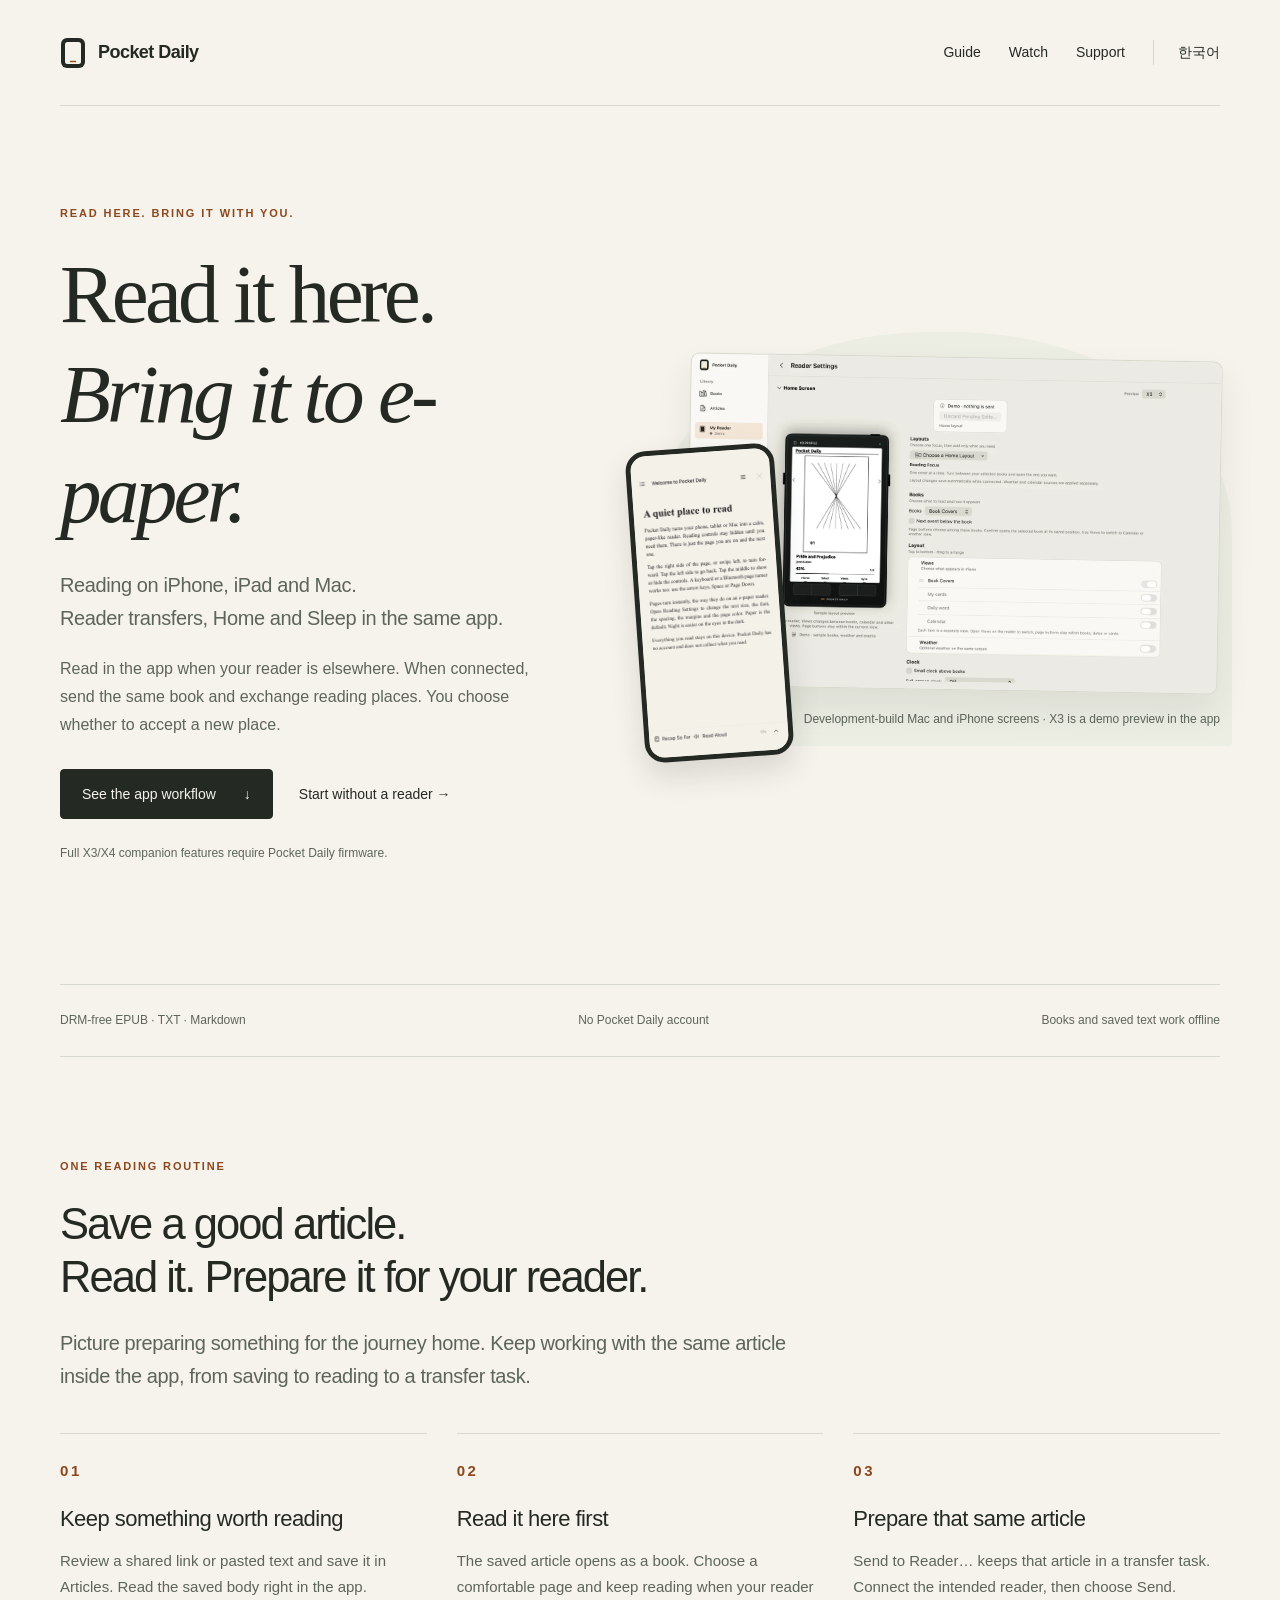
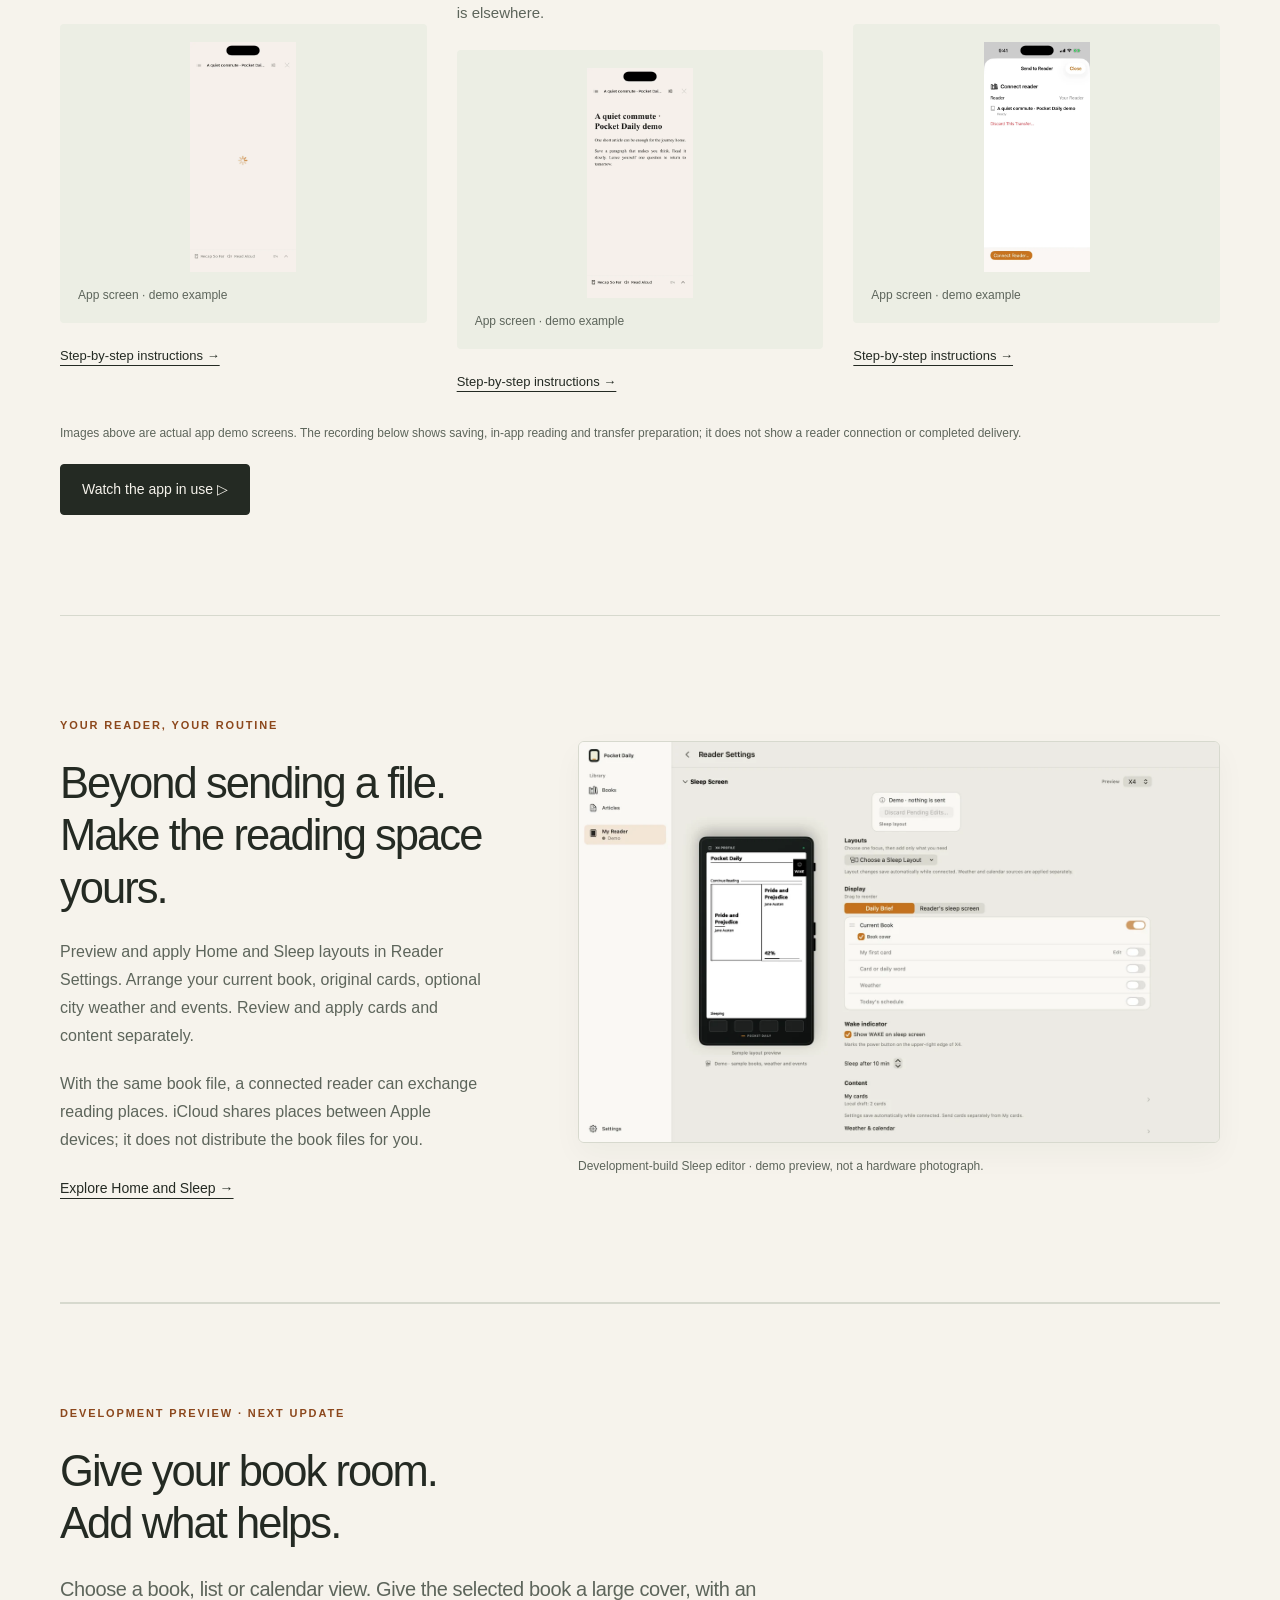
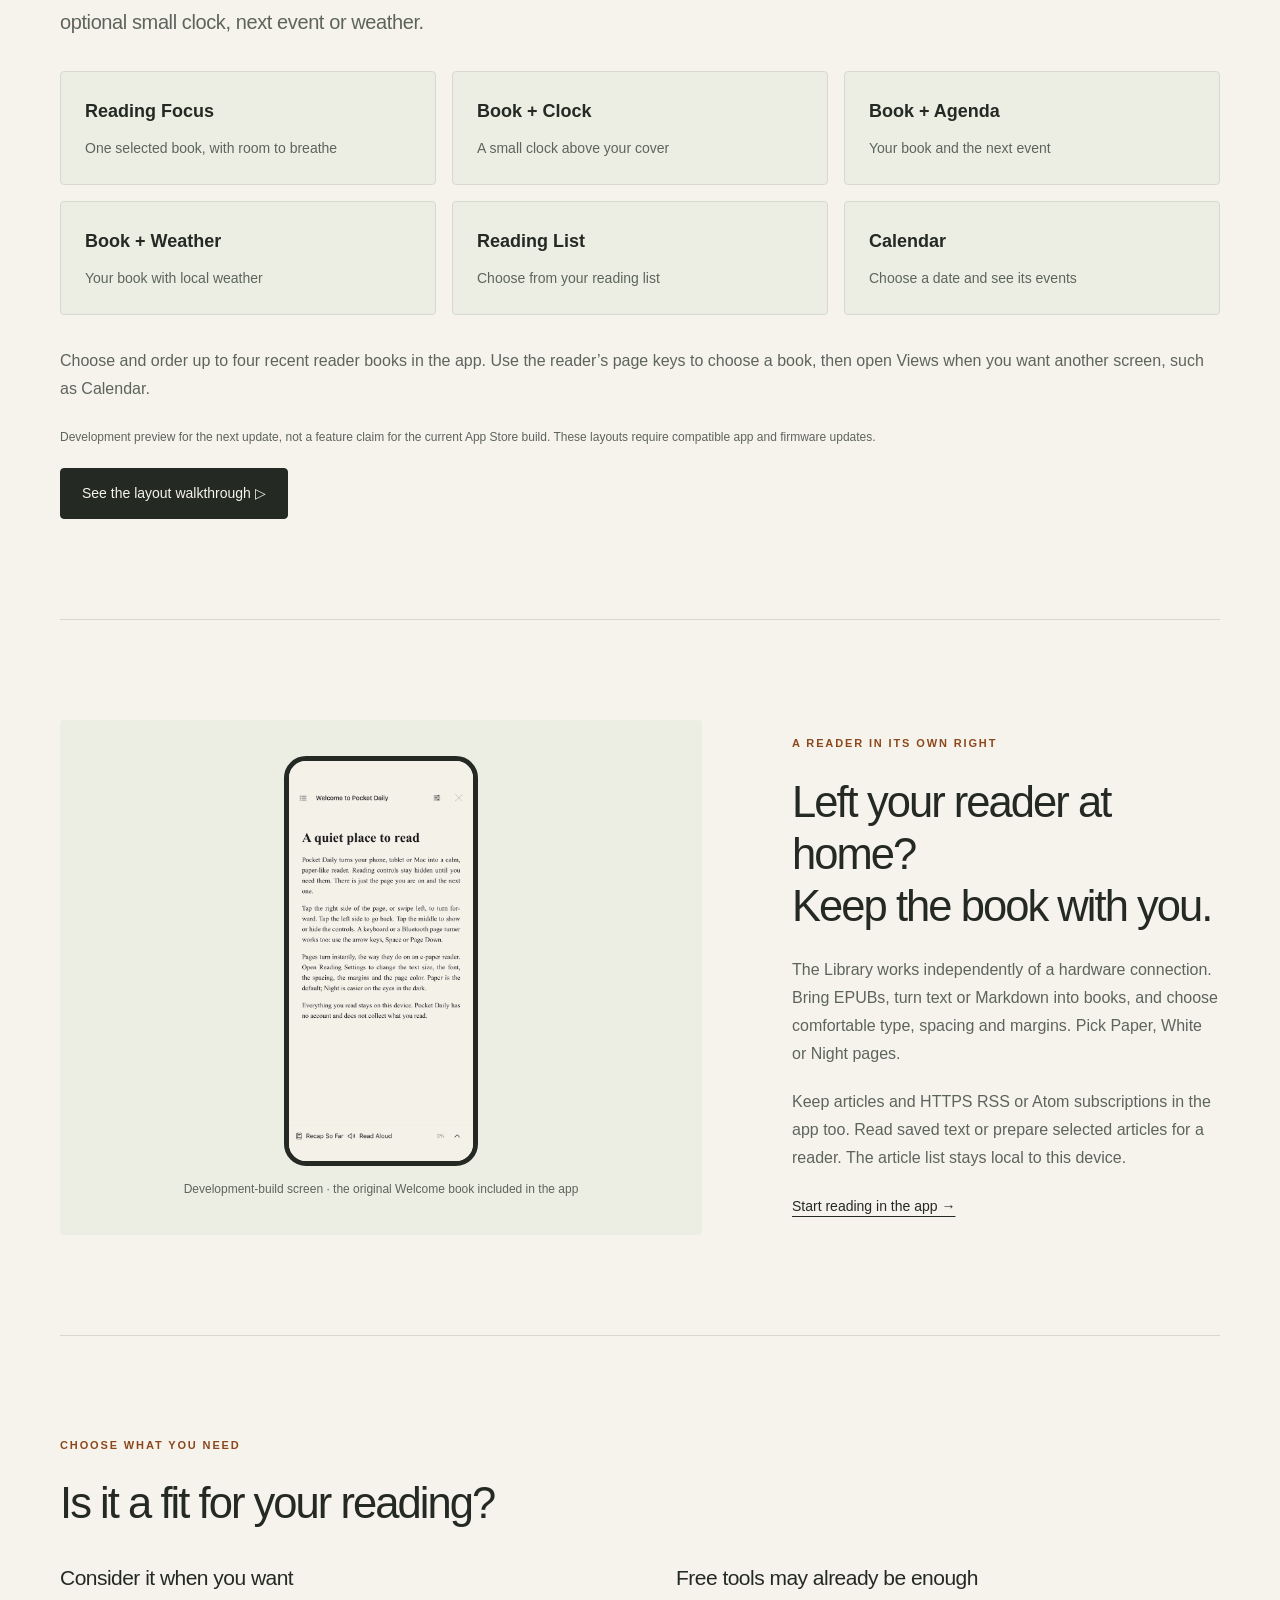
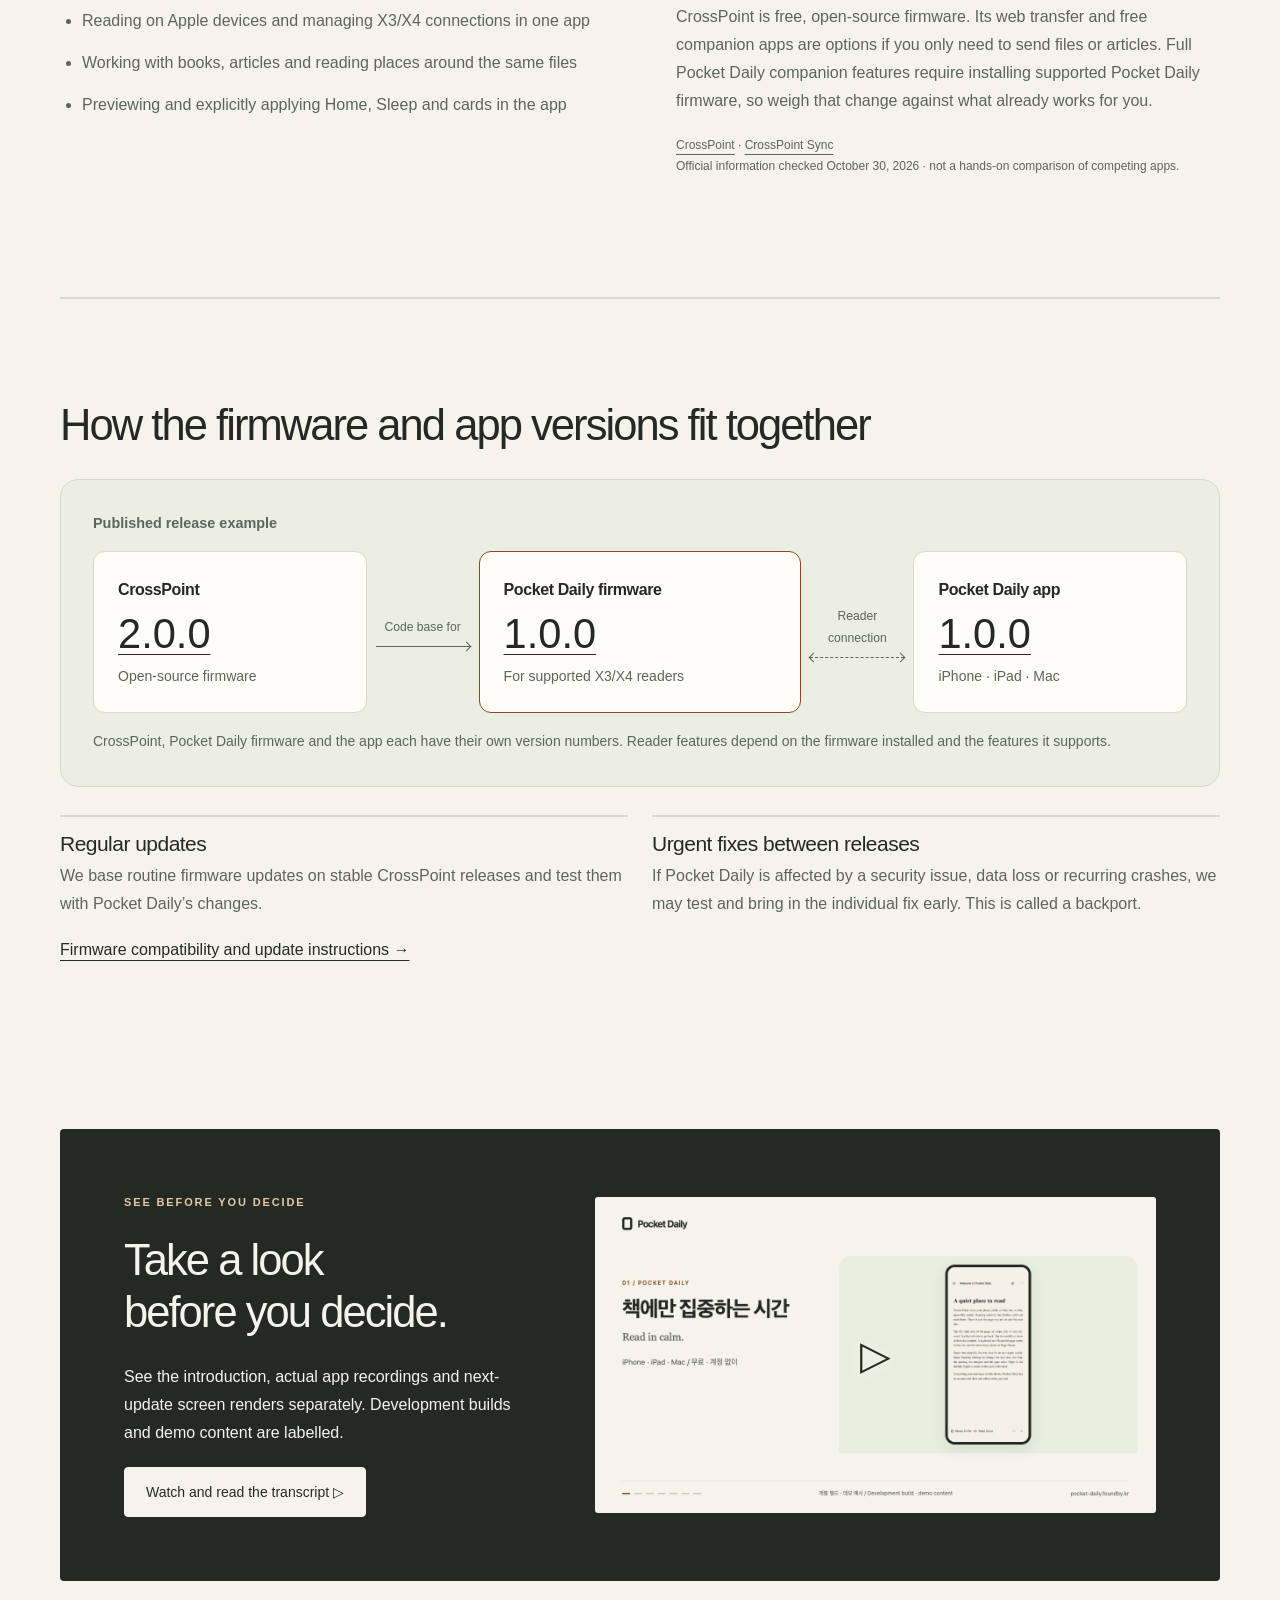
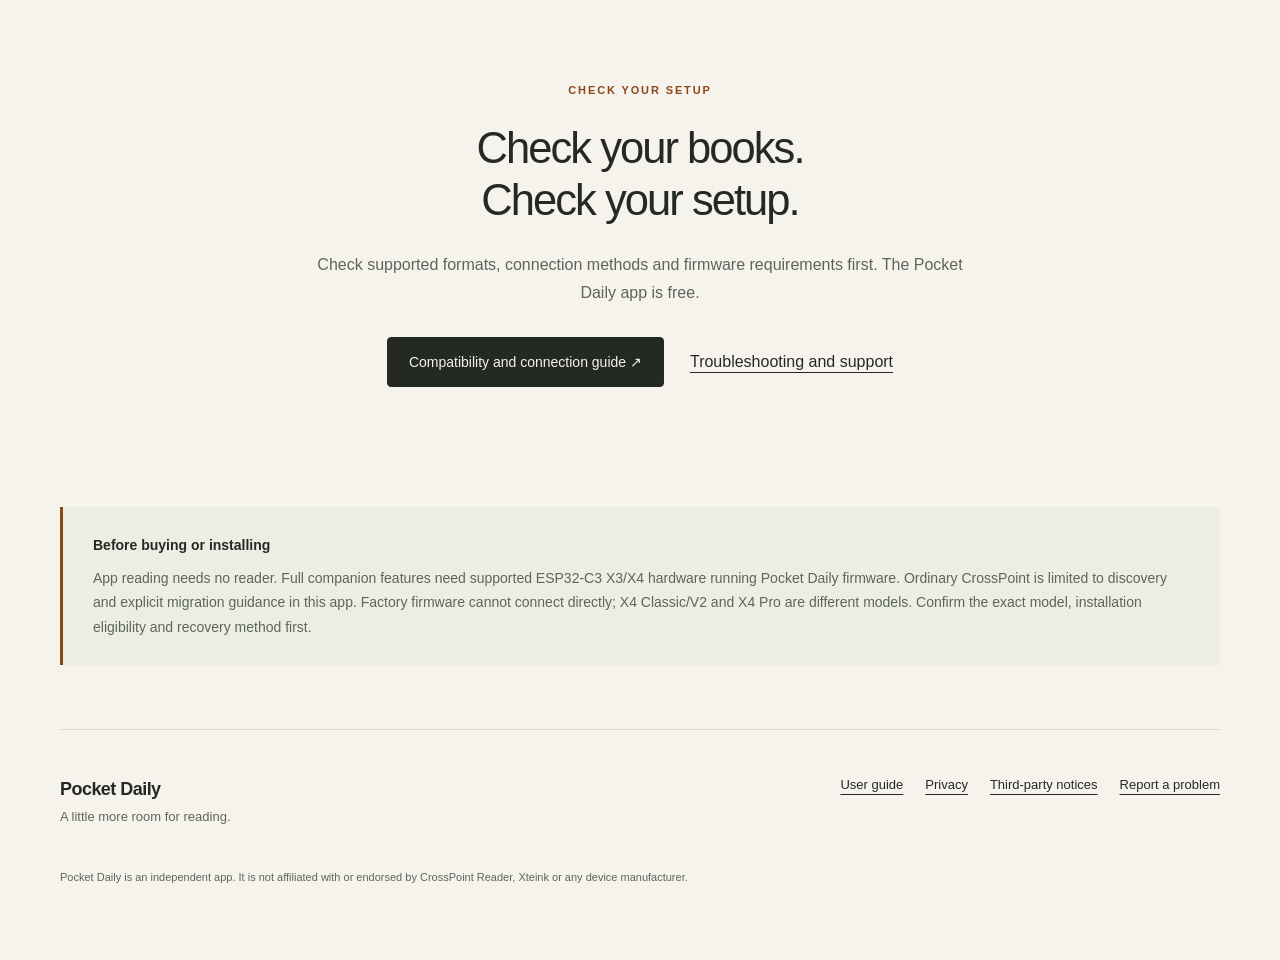
<file: index.html>
<!doctype html>
<html lang="en"><head>
<meta charset="utf-8"><meta name="viewport" content="width=device-width, initial-scale=1">
<meta name="description" content="Read on iPhone, iPad and Mac. Send the same book to a compatible X3/X4 and edit Home and Sleep in one app. See the actual workflow and requirements.">
<meta name="theme-color" content="#f6f3ec">
<title>Your book, from Apple to e-paper. · Pocket Daily</title>
<link rel="canonical" href="https://pocket-daily.foundby.kr/">
<link rel="alternate" hreflang="en" href="https://pocket-daily.foundby.kr/">
<link rel="alternate" hreflang="ko" href="https://pocket-daily.foundby.kr/ko/">
<link rel="alternate" hreflang="x-default" href="https://pocket-daily.foundby.kr/">
<meta property="og:type" content="website"><meta property="og:title" content="Your book, from Apple to e-paper. · Pocket Daily">
<meta property="og:description" content="Read on iPhone, iPad and Mac. Send the same book to a compatible X3/X4 and edit Home and Sleep in one app. See the actual workflow and requirements."><meta property="og:url" content="https://pocket-daily.foundby.kr/">
<meta property="og:image" content="https://pocket-daily.foundby.kr/media/intro-poster.jpg?v=6abee70e9a23">
<link rel="icon" type="image/svg+xml" href="assets/mark.svg?v=72b43a02a0c7">
<link rel="stylesheet" href="styles.css?v=7a7fda028a2c"><link rel="stylesheet" href="release-map.css?v=d5d1f4493998"><script src="site.js?v=1cc2f9434381" defer></script>
</head><body>
<a class="skip" href="#main">Skip to content</a>
<header class="site-header"><a class="brand" href="./"><img src="assets/mark.svg?v=72b43a02a0c7" width="26" height="32" alt="">Pocket Daily</a>
<nav aria-label="Main navigation"><a href="guide/">Guide</a><a href="watch/">Watch</a><a href="support/">Support</a><a class="language" href="ko/" lang="ko" hreflang="ko">한국어</a></nav></header>
<main id="main"><section class="hero section">
<div class="hero-copy"><p class="eyebrow">READ HERE. BRING IT WITH YOU.</p><h1>Read it here.<br><em>Bring it to e-paper.</em></h1>
<p class="lead">Reading on iPhone, iPad and Mac.<br>Reader transfers, Home and Sleep in the same app.</p>
<p>Read in the app when your reader is elsewhere. When connected, send the same book and exchange reading places. You choose whether to accept a new place.</p>
<div class="actions"><a class="button" href="#workflow">See the app workflow <span aria-hidden="true">↓</span></a><a class="text-link" href="guide/#start">Start without a reader →</a></div>
<p class="availability">Full X3/X4 companion features require Pocket Daily firmware.</p></div>
<figure class="hero-art"><img class="desktop-shot" src="assets/screens/home.webp?v=40b87dae8d6a" alt="Native Mac app with an X3 Home demo preview" loading="eager" decoding="async"><img class="phone-shot" src="assets/screens/reading.webp?v=0099a921e17b" alt="Actual iPhone reading screen" loading="eager" decoding="async"><figcaption>Development-build Mac and iPhone screens · X3 is a demo preview in the app</figcaption></figure></section>
<div class="principles"><span>DRM-free EPUB · TXT · Markdown</span><span>No Pocket Daily account</span><span>Books and saved text work offline</span></div>
<section class="section workflow" id="workflow"><p class="eyebrow">ONE READING ROUTINE</p><h2>Save a good article.<br>Read it. Prepare it for your reader.</h2><p class="lead">Picture preparing something for the journey home. Keep working with the same article inside the app, from saving to reading to a transfer task.</p>
<div class="journey"><article><p class="eyebrow">01</p><h3>Keep something worth reading</h3><p>Review a shared link or pasted text and save it in Articles. Read the saved body right in the app.</p><figure><img class="journey-shot" src="assets/screens/workflow-draft.webp?v=5f63ebba08dd" alt="Actual Pocket Daily app screen, demo content" loading="lazy" decoding="async"><figcaption>App screen · demo example</figcaption></figure><a href="guide/#articles">Step-by-step instructions →</a></article><article><p class="eyebrow">02</p><h3>Read it here first</h3><p>The saved article opens as a book. Choose a comfortable page and keep reading when your reader is elsewhere.</p><figure><img class="journey-shot" src="assets/screens/workflow-reading.webp?v=2577a527853b" alt="Actual Pocket Daily app screen, demo content" loading="lazy" decoding="async"><figcaption>App screen · demo example</figcaption></figure><a href="guide/#reading">Step-by-step instructions →</a></article><article><p class="eyebrow">03</p><h3>Prepare that same article</h3><p>Send to Reader… keeps that article in a transfer task. Connect the intended reader, then choose Send.</p><figure><img class="journey-shot" src="assets/screens/workflow-ready.webp?v=16c96c6560fa" alt="Actual Pocket Daily app screen, demo content" loading="lazy" decoding="async"><figcaption>App screen · demo example</figcaption></figure><a href="guide/#send">Step-by-step instructions →</a></article></div>
<p class="meta">Images above are actual app demo screens. The recording below shows saving, in-app reading and transfer preparation; it does not show a reader connection or completed delivery.</p>
<a class="button" href="watch/#app-workflow">Watch the app in use ▷</a></section>
<section class="section feature"><div><p class="eyebrow">YOUR READER, YOUR ROUTINE</p><h2>Beyond sending a file.<br>Make the reading space yours.</h2><p>Preview and apply Home and Sleep layouts in Reader Settings. Arrange your current book, original cards, optional city weather and events. Review and apply cards and content separately.</p><p>With the same book file, a connected reader can exchange reading places. iCloud shares places between Apple devices; it does not distribute the book files for you.</p><a href="guide/#screens">Explore Home and Sleep →</a></div><figure><img class="" src="assets/screens/sleep.webp?v=431b43c7bbaa" alt="Sleep Screen layout editing in the actual Mac app" loading="lazy" decoding="async"><figcaption>Development-build Sleep editor · demo preview, not a hardware photograph.</figcaption></figure></section>
<section id="reader-layouts" class="section reader-layouts"><p class="eyebrow">DEVELOPMENT PREVIEW · NEXT UPDATE</p><h2>Give your book room.<br>Add what helps.</h2><p class="lead">Choose a book, list or calendar view. Give the selected book a large cover, with an optional small clock, next event or weather.</p><ul class="layout-options"><li><strong>Reading Focus</strong><span>One selected book, with room to breathe</span></li><li><strong>Book + Clock</strong><span>A small clock above your cover</span></li><li><strong>Book + Agenda</strong><span>Your book and the next event</span></li><li><strong>Book + Weather</strong><span>Your book with local weather</span></li><li><strong>Reading List</strong><span>Choose from your reading list</span></li><li><strong>Calendar</strong><span>Choose a date and see its events</span></li></ul><p>Choose and order up to four recent reader books in the app. Use the reader’s page keys to choose a book, then open Views when you want another screen, such as Calendar.</p><p class="meta">Development preview for the next update, not a feature claim for the current App Store build. These layouts require compatible app and firmware updates.</p><a class="button" href="watch/#reader-layouts">See the layout walkthrough ▷</a></section>
<section class="section feature reverse"><div><p class="eyebrow">A READER IN ITS OWN RIGHT</p><h2>Left your reader at home?<br>Keep the book with you.</h2><p>The Library works independently of a hardware connection. Bring EPUBs, turn text or Markdown into books, and choose comfortable type, spacing and margins. Pick Paper, White or Night pages.</p><p>Keep articles and HTTPS RSS or Atom subscriptions in the app too. Read saved text or prepare selected articles for a reader. The article list stays local to this device.</p><a href="guide/#reading">Start reading in the app →</a></div><figure class="reading-figure"><img class="" src="assets/screens/reading.webp?v=0099a921e17b" alt="Welcome book in the actual Pocket Daily reader" loading="lazy" decoding="async"><figcaption>Development-build screen · the original Welcome book included in the app</figcaption></figure></section>
<section class="section fit" id="fit"><p class="eyebrow">CHOOSE WHAT YOU NEED</p><h2>Is it a fit for your reading?</h2>
<div class="fit-columns"><div><h3>Consider it when you want</h3><ul><li>Reading on Apple devices and managing X3/X4 connections in one app</li><li>Working with books, articles and reading places around the same files</li><li>Previewing and explicitly applying Home, Sleep and cards in the app</li></ul></div>
<div><h3>Free tools may already be enough</h3><p>CrossPoint is free, open-source firmware. Its web transfer and free companion apps are options if you only need to send files or articles. Full Pocket Daily companion features require installing supported Pocket Daily firmware, so weigh that change against what already works for you.</p><p class="source-links"><a href="https://github.com/crosspoint-reader/crosspoint-reader">CrossPoint</a> · <a href="https://crosspointsync.com/">CrossPoint Sync</a><br>Official information checked October 30, 2026 · not a hands-on comparison of competing apps.</p></div></div></section>
<section id="firmware-releases" class="section release-section" aria-labelledby="firmware-releases-title">
<h2 id="firmware-releases-title">How the firmware and app versions fit together</h2>
<figure class="release-figure">
<figcaption>Published release example</figcaption>
<div class="release-map">
<div class="release-node"><h3>CrossPoint</h3><a href="https://github.com/crosspoint-reader/crosspoint-reader/releases/tag/2.0.0" aria-label="CrossPoint 2.0.0">2.0.0</a><span>Open-source firmware</span></div>
<div class="release-edge"><span>Code base for</span><i aria-hidden="true"></i></div>
<div class="release-node release-node-pocket"><h3>Pocket Daily firmware</h3><a href="https://github.com/puritysb/pocket-daily-firmware/releases/tag/pocket-v1.0.0" aria-label="Pocket Daily firmware 1.0.0">1.0.0</a><span>For supported X3/X4 readers</span></div>
<div class="release-edge release-edge-pair"><span>Reader connection</span><i aria-hidden="true"></i></div>
<div class="release-node"><h3>Pocket Daily app</h3><a href="https://apps.apple.com/app/id6828547012" aria-label="Pocket Daily app 1.0.0">1.0.0</a><span>iPhone · iPad · Mac</span></div>
</div>
<p class="release-caption">CrossPoint, Pocket Daily firmware and the app each have their own version numbers. Reader features depend on the firmware installed and the features it supports.</p>
</figure>
<div class="release-policy">
<div><h3>Regular updates</h3><p>We base routine firmware updates on stable CrossPoint releases and test them with Pocket Daily’s changes.</p></div>
<div><h3>Urgent fixes between releases</h3><p>If Pocket Daily is affected by a security issue, data loss or recurring crashes, we may test and bring in the individual fix early. This is called a backport.</p></div>
</div>
<a href="guide/#firmware">Firmware compatibility and update instructions →</a>
</section>
<section class="film-teaser section"><div><p class="eyebrow">SEE BEFORE YOU DECIDE</p><h2>Take a look<br>before you decide.</h2><p>See the introduction, actual app recordings and next-update screen renders separately. Development builds and demo content are labelled.</p><a class="button light" href="watch/">Watch and read the transcript ▷</a></div><a class="poster-link" href="watch/" aria-label="Open the video page"><img src="media/intro-poster.jpg?v=6abee70e9a23" alt="Pocket Daily introduction poster" loading="lazy"><span aria-hidden="true">▷</span></a></section>
<section class="section start"><p class="eyebrow">CHECK YOUR SETUP</p><h2>Check your books.<br>Check your setup.</h2><p>Check supported formats, connection methods and firmware requirements first. The Pocket Daily app is free.</p><div class="actions"><a class="button" href="guide/#connect">Compatibility and connection guide ↗</a><a href="support/">Troubleshooting and support</a></div></section>
<aside class="notice"><strong>Before buying or installing</strong><p>App reading needs no reader. Full companion features need supported ESP32-C3 X3/X4 hardware running Pocket Daily firmware. Ordinary CrossPoint is limited to discovery and explicit migration guidance in this app. Factory firmware cannot connect directly; X4 Classic/V2 and X4 Pro are different models. Confirm the exact model, installation eligibility and recovery method first.</p></aside></main>
<footer class="site-footer"><div><a class="brand" href="./">Pocket Daily</a><p>A little more room for reading.</p></div>
<div class="footer-links"><a href="guide/">User guide</a><a href="privacy/">Privacy</a><a href="notices/">Third-party notices</a><a href="https://github.com/puritysb/pocket-daily-site/issues">Report a problem</a></div>
<p class="independent">Pocket Daily is an independent app. It is not affiliated with or endorsed by CrossPoint Reader, Xteink or any device manufacturer.</p></footer>
</body></html>
</file>
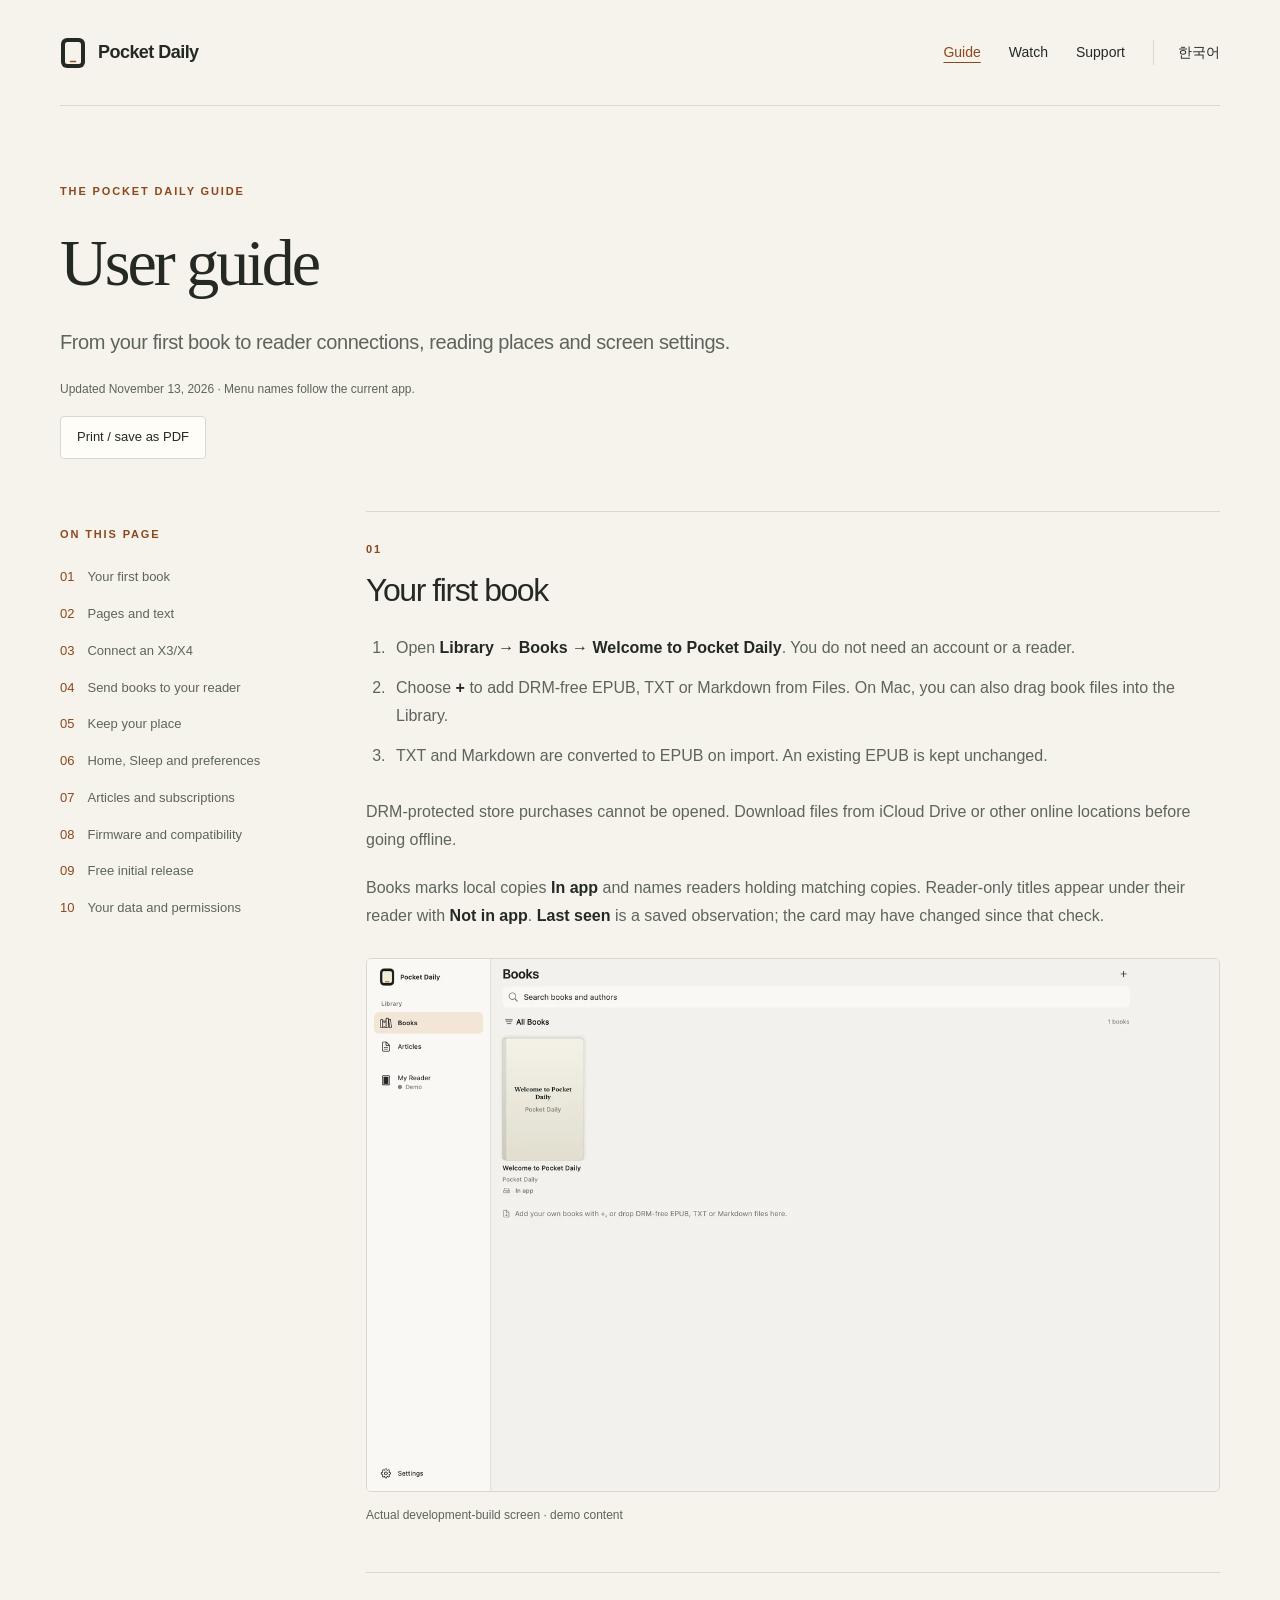
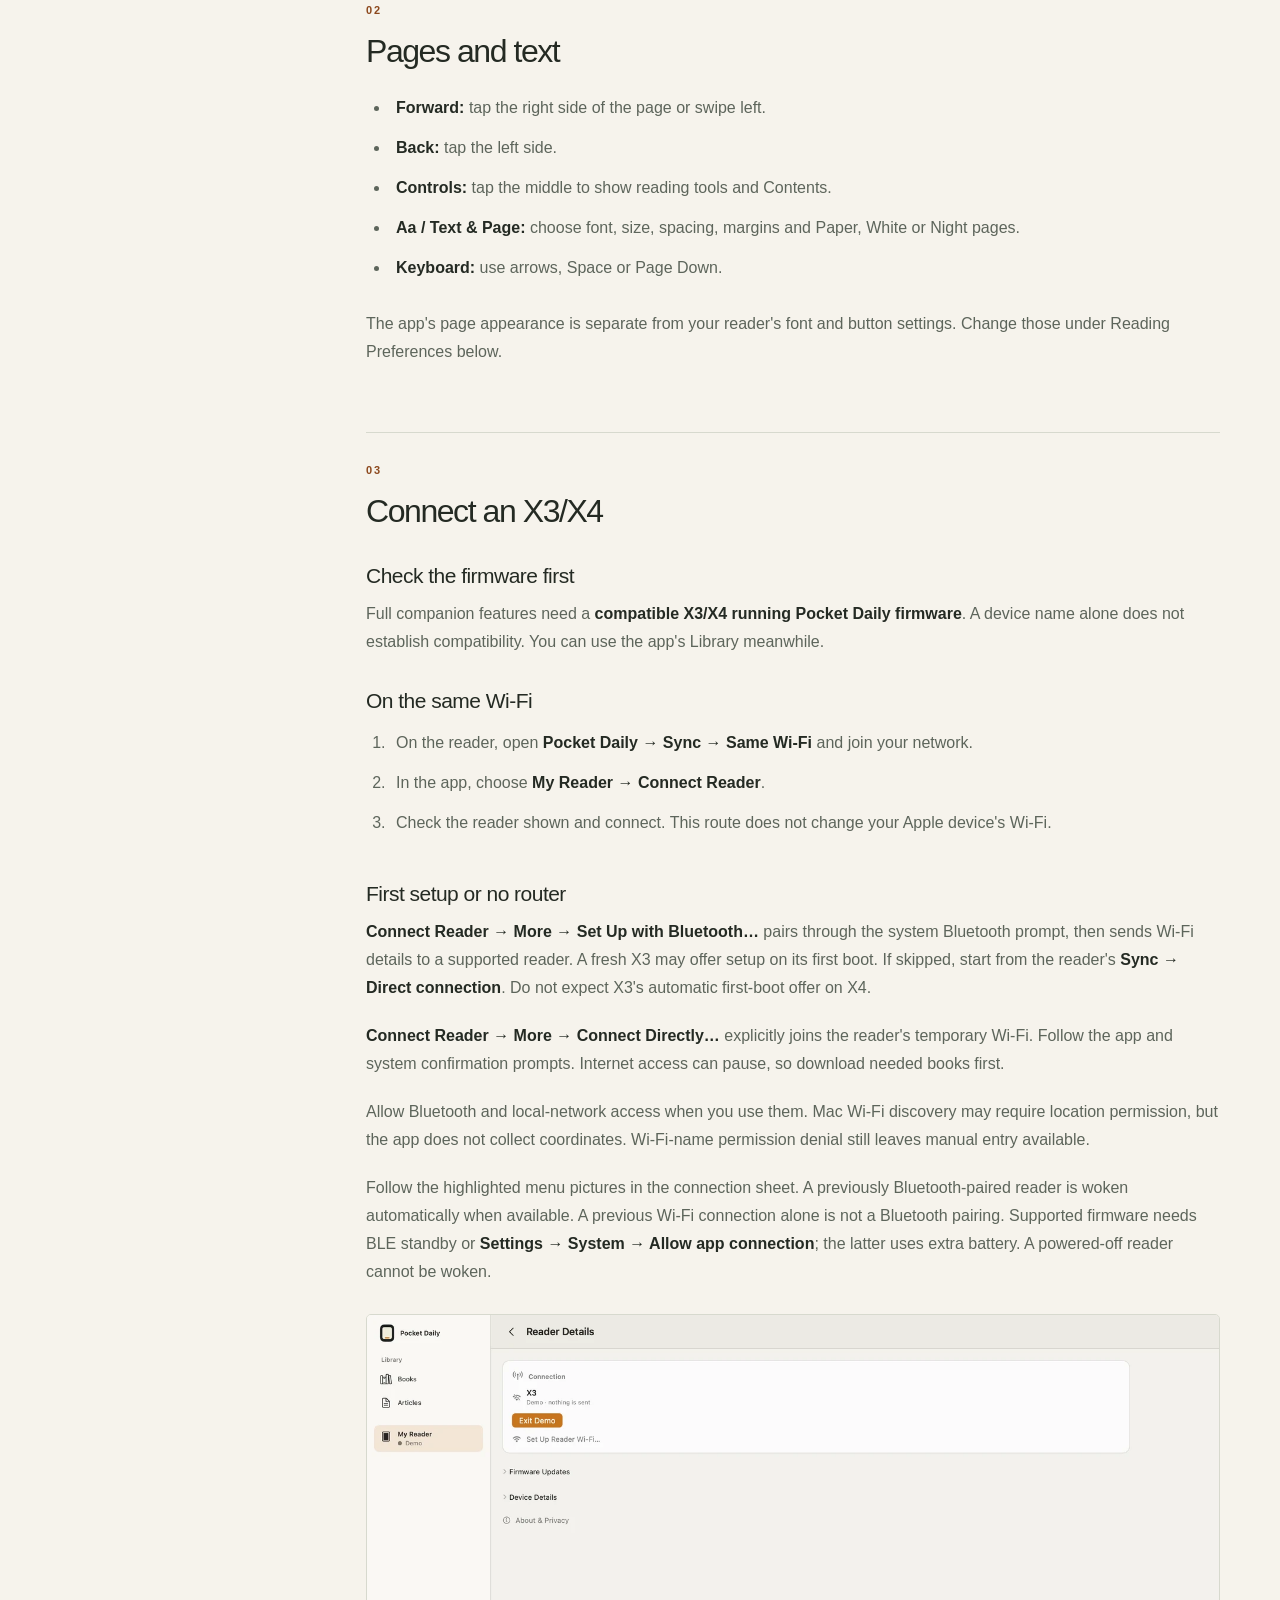
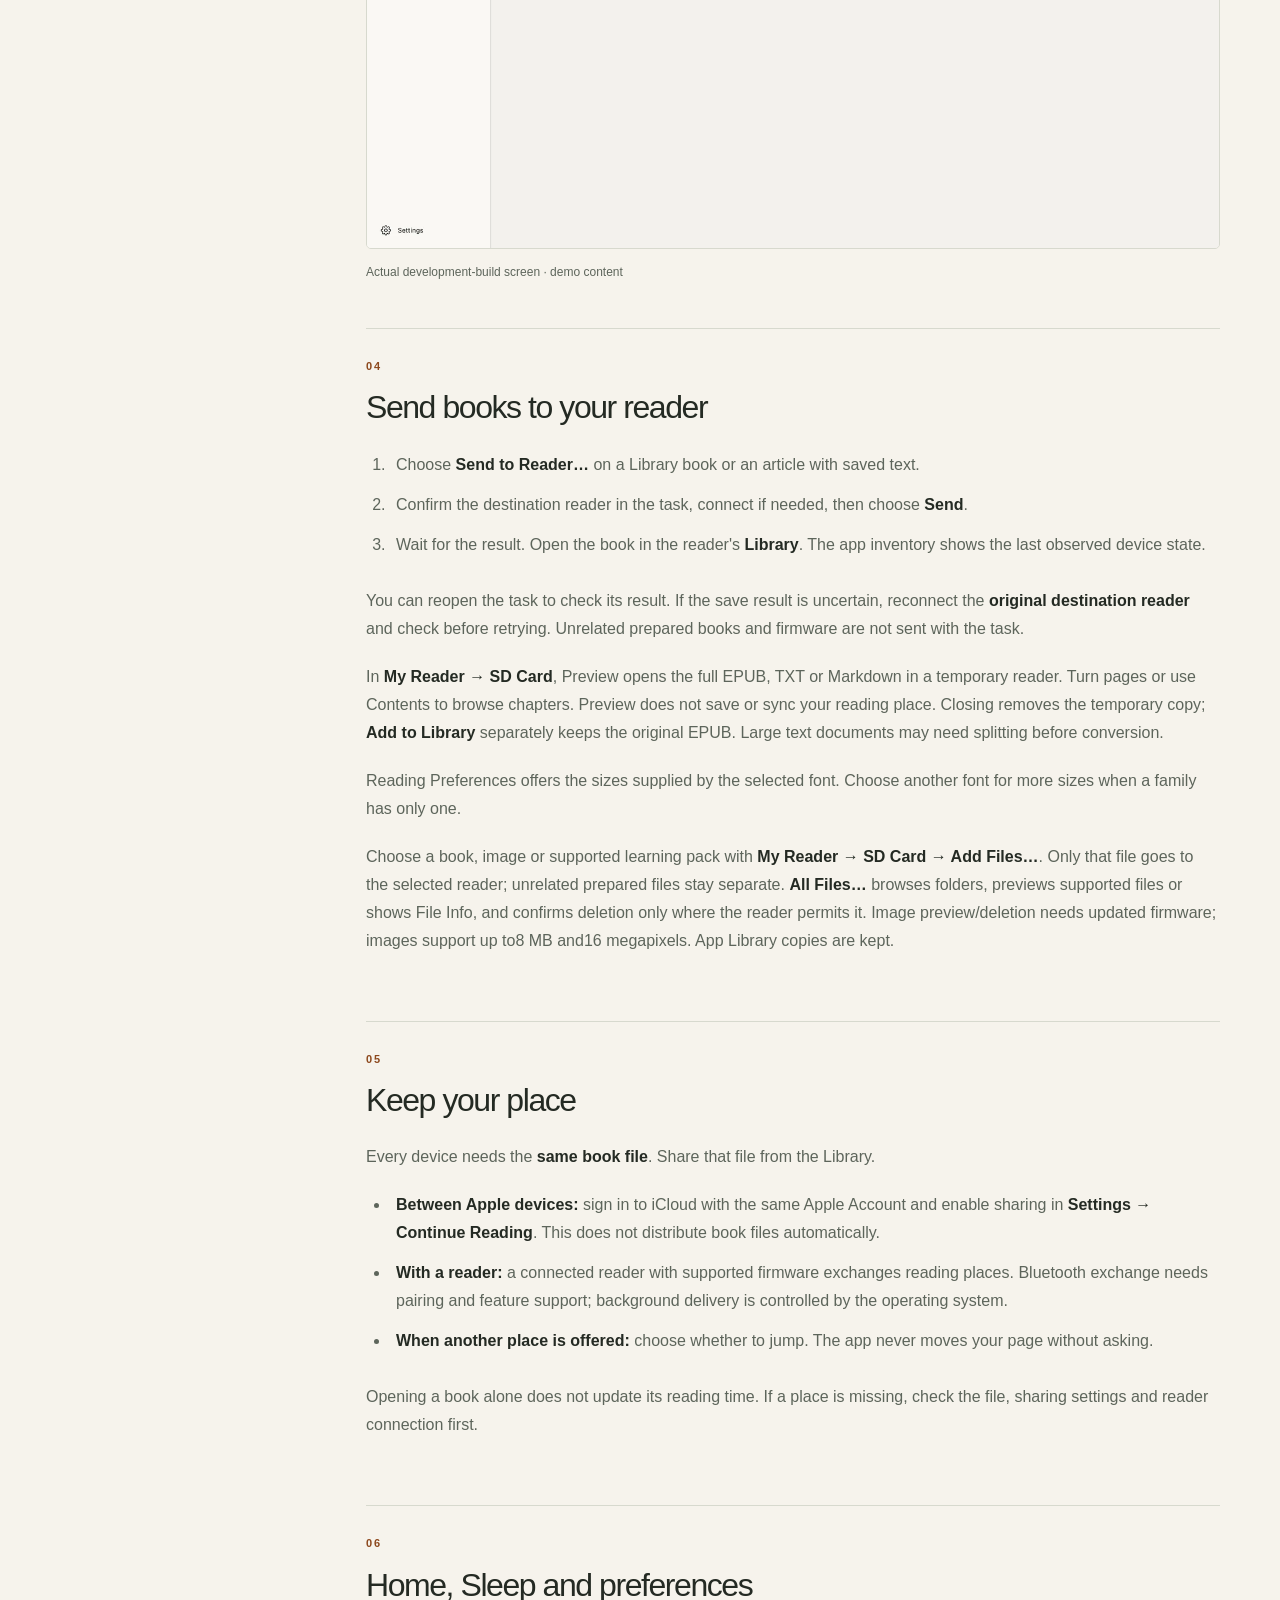
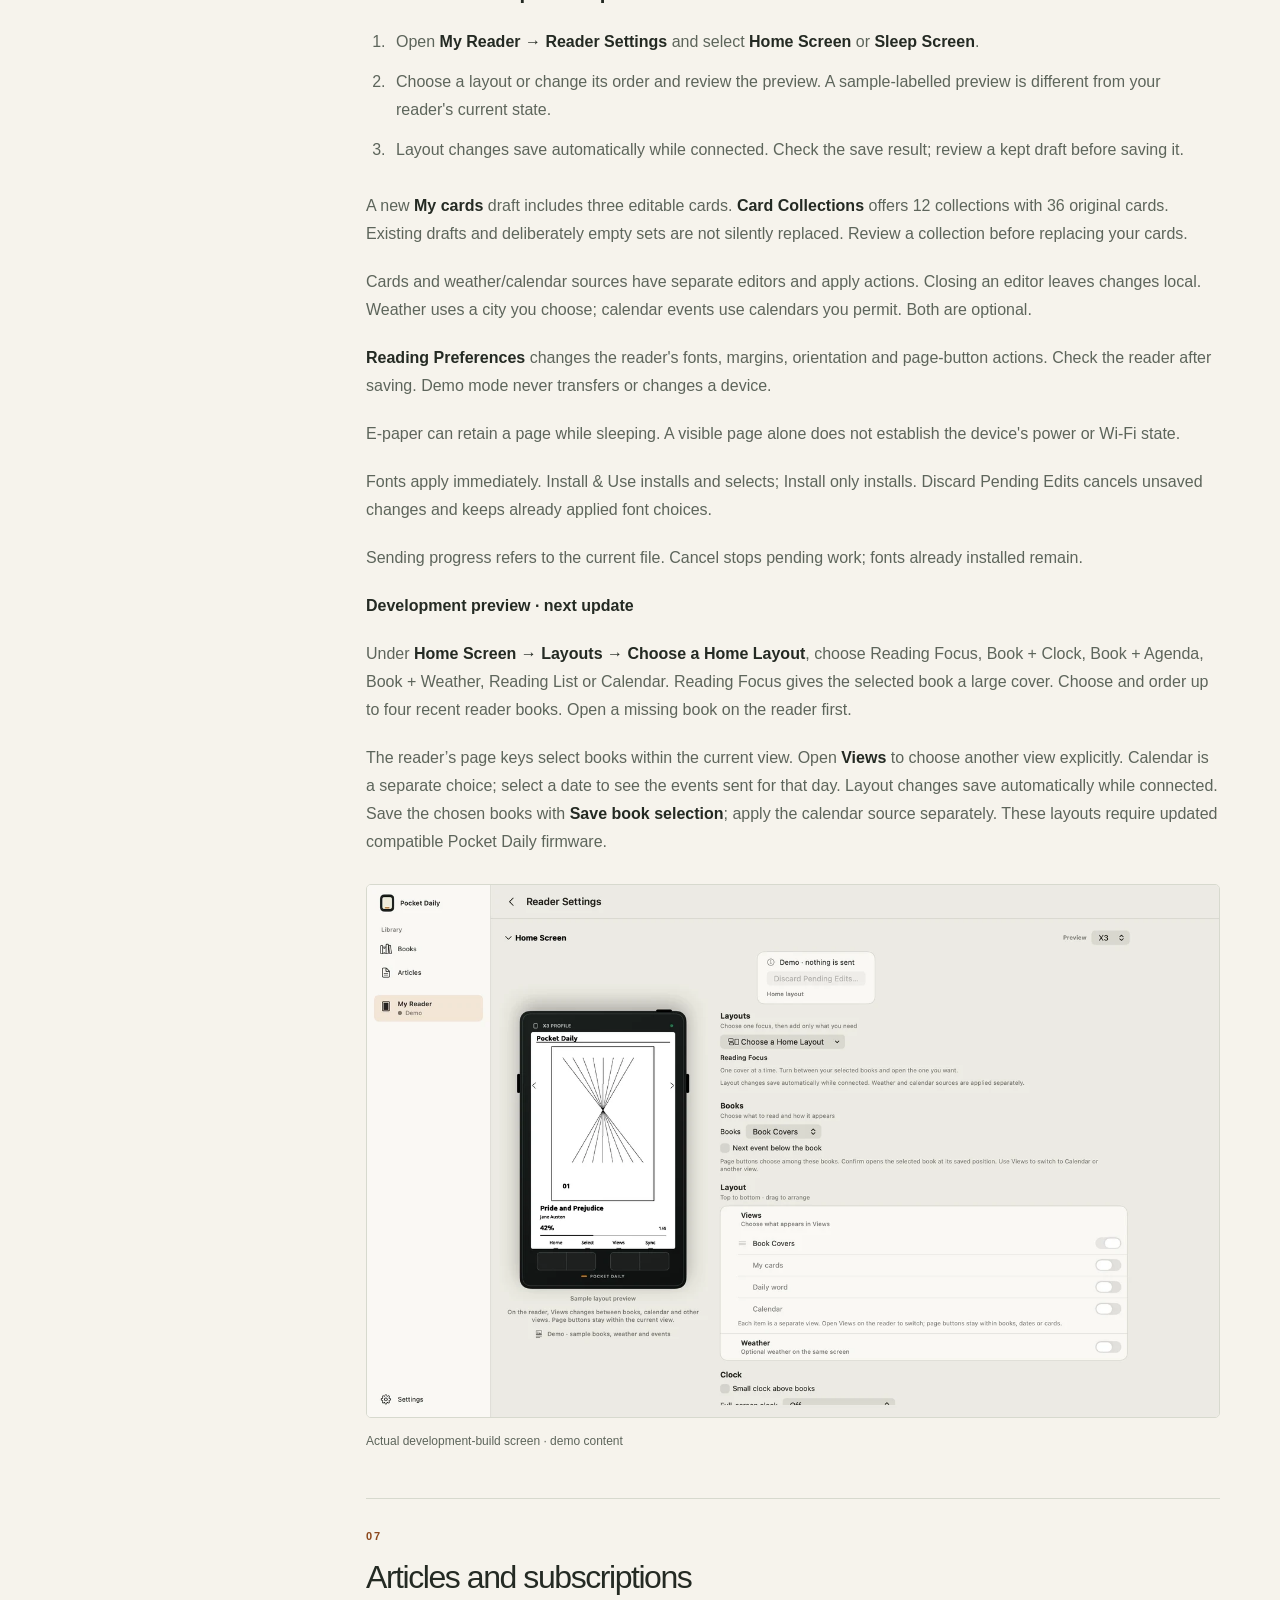
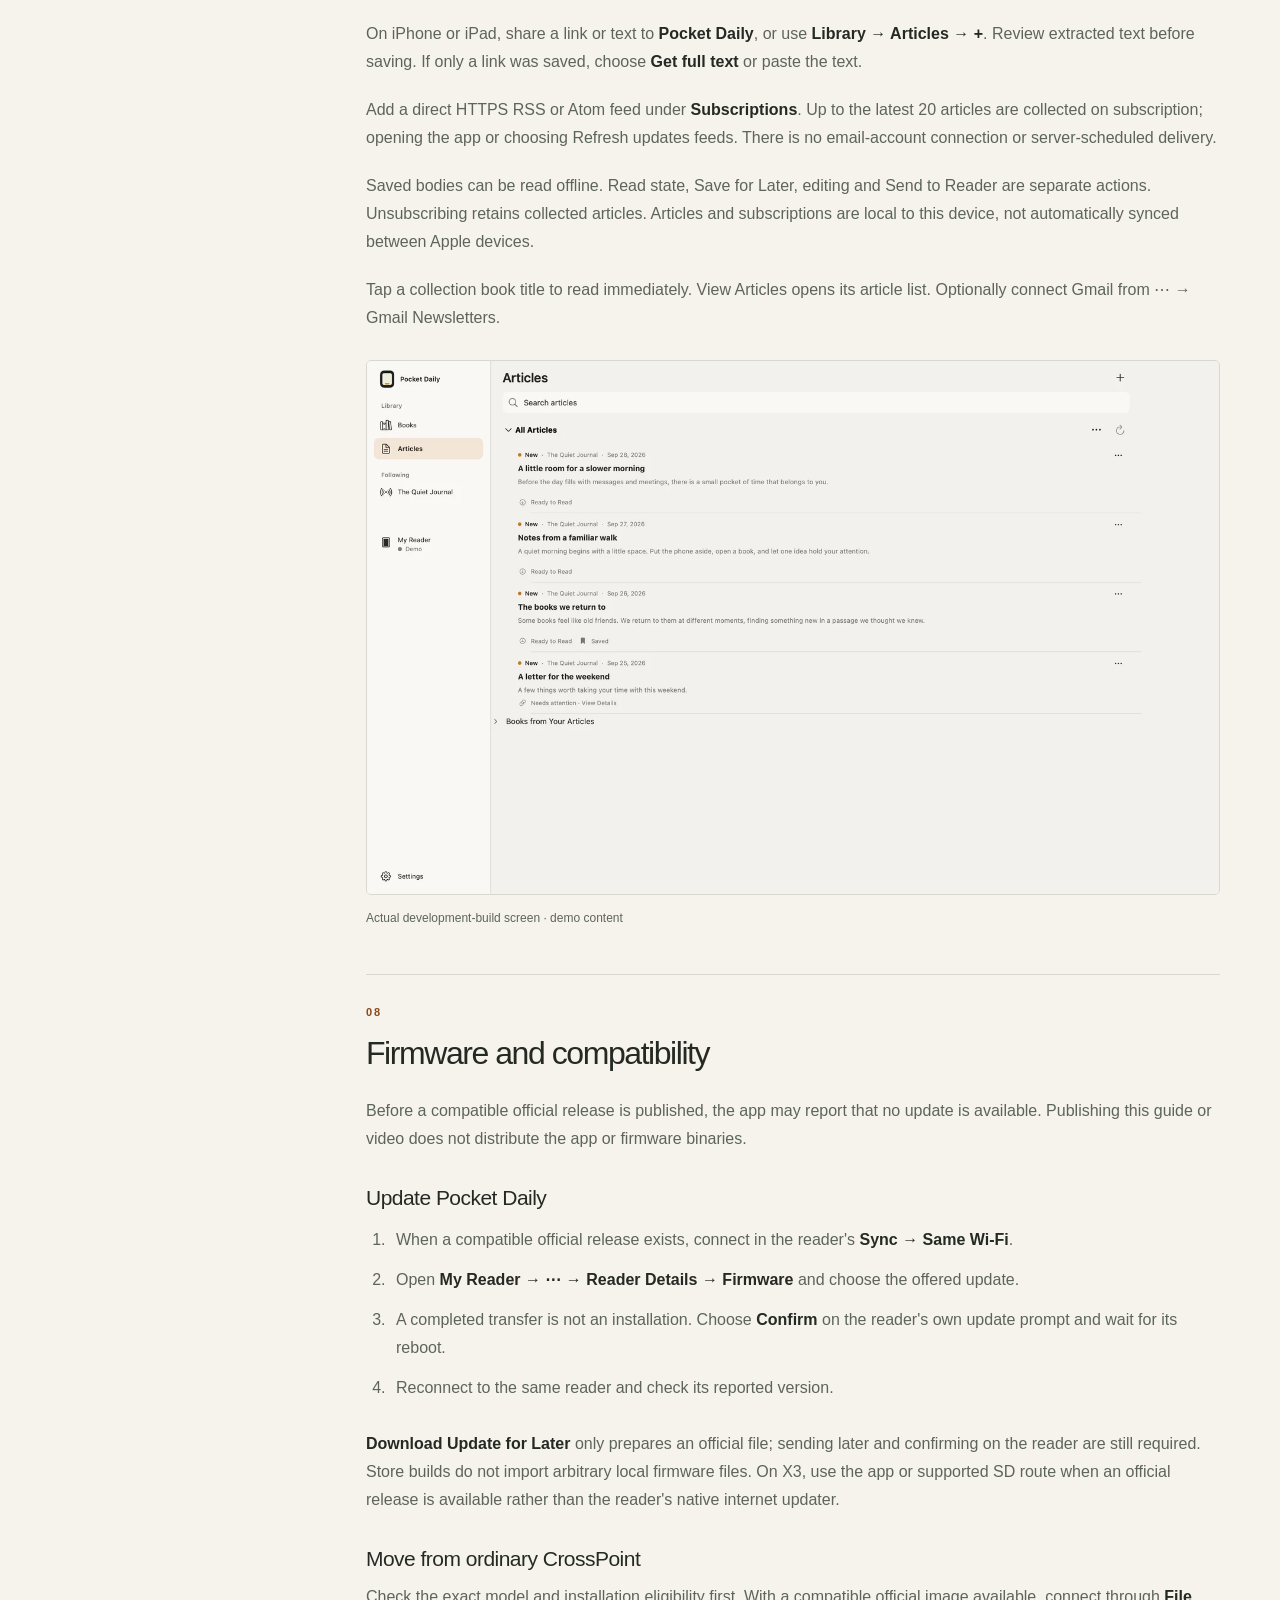
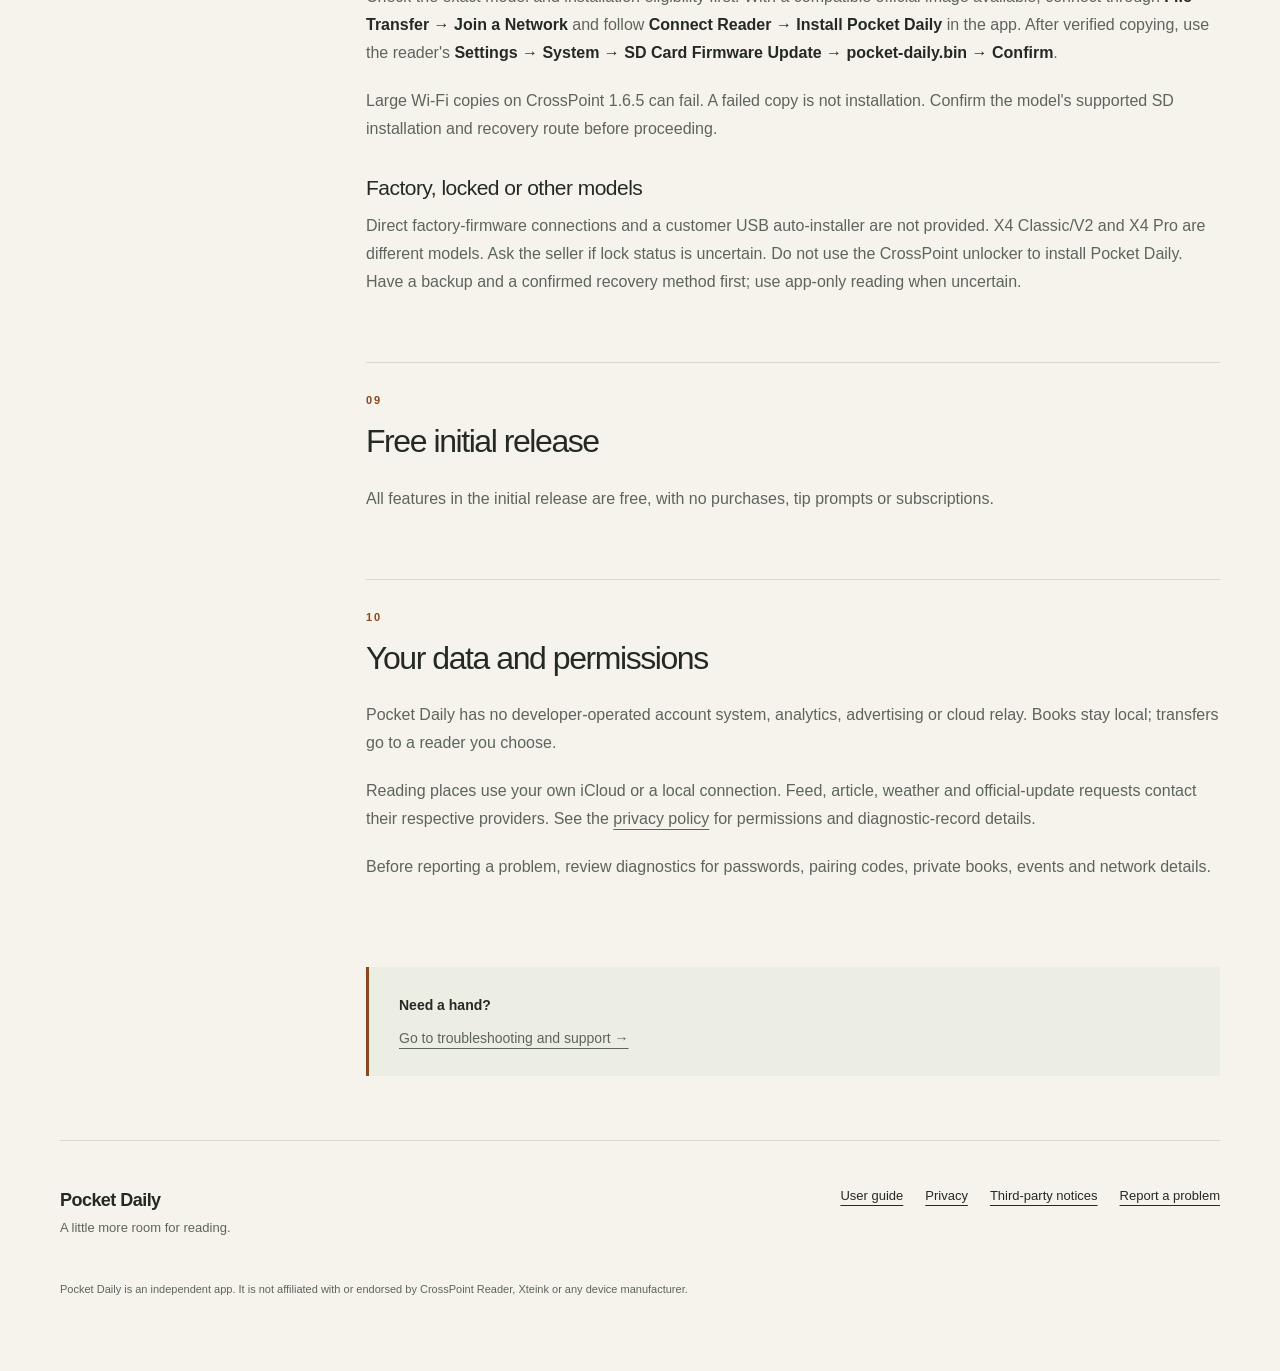
<file: guide/index.html>
<!doctype html>
<html lang="en"><head>
<meta charset="utf-8"><meta name="viewport" content="width=device-width, initial-scale=1">
<meta name="description" content="From your first book to reader connections, reading places and screen settings.">
<meta name="theme-color" content="#f6f3ec">
<title>User guide · Pocket Daily</title>
<link rel="canonical" href="https://pocket-daily.foundby.kr/guide/">
<link rel="alternate" hreflang="en" href="https://pocket-daily.foundby.kr/guide/">
<link rel="alternate" hreflang="ko" href="https://pocket-daily.foundby.kr/ko/guide/">
<link rel="alternate" hreflang="x-default" href="https://pocket-daily.foundby.kr/guide/">
<meta property="og:type" content="website"><meta property="og:title" content="User guide · Pocket Daily">
<meta property="og:description" content="From your first book to reader connections, reading places and screen settings."><meta property="og:url" content="https://pocket-daily.foundby.kr/guide/">
<meta property="og:image" content="https://pocket-daily.foundby.kr/media/intro-poster.jpg?v=6abee70e9a23">
<link rel="icon" type="image/svg+xml" href="../assets/mark.svg?v=72b43a02a0c7">
<link rel="stylesheet" href="../styles.css?v=7a7fda028a2c"><script src="../site.js?v=1cc2f9434381" defer></script>
</head><body>
<a class="skip" href="#main">Skip to content</a>
<header class="site-header"><a class="brand" href="../"><img src="../assets/mark.svg?v=72b43a02a0c7" width="26" height="32" alt="">Pocket Daily</a>
<nav aria-label="Main navigation"><a href="./" aria-current="page">Guide</a><a href="../watch/">Watch</a><a href="../support/">Support</a><a class="language" href="../ko/guide/" lang="ko" hreflang="ko">한국어</a></nav></header>
<main id="main"><section class="page-heading"><p class="eyebrow">THE POCKET DAILY GUIDE</p><h1>User guide</h1><p class="lead">From your first book to reader connections, reading places and screen settings.</p><p class="meta">Updated November 13, 2026 · Menu names follow the current app.</p><button class="print-button" data-print>Print / save as PDF</button></section>
<div class="manual"><aside class="contents"><p class="eyebrow">ON THIS PAGE</p><nav aria-label="Guide contents"><a href="#start">01 <span>Your first book</span></a><a href="#reading">02 <span>Pages and text</span></a><a href="#connect">03 <span>Connect an X3/X4</span></a><a href="#send">04 <span>Send books to your reader</span></a><a href="#continue">05 <span>Keep your place</span></a><a href="#screens">06 <span>Home, Sleep and preferences</span></a><a href="#articles">07 <span>Articles and subscriptions</span></a><a href="#firmware">08 <span>Firmware and compatibility</span></a><a href="#support-development">09 <span>Free initial release</span></a><a href="#privacy">10 <span>Your data and permissions</span></a></nav></aside><div class="chapters"><section id="start" class="chapter"><p class="eyebrow">01</p><h2>Your first book</h2><ol><li>Open <strong>Library → Books → Welcome to Pocket Daily</strong>. You do not need an account or a reader.</li><li>Choose <strong>+</strong> to add DRM-free EPUB, TXT or Markdown from Files. On Mac, you can also drag book files into the Library.</li><li>TXT and Markdown are converted to EPUB on import. An existing EPUB is kept unchanged.</li></ol><p>DRM-protected store purchases cannot be opened. Download files from iCloud Drive or other online locations before going offline.</p><p>Books marks local copies <strong>In app</strong> and names readers holding matching copies. Reader-only titles appear under their reader with <strong>Not in app</strong>. <strong>Last seen</strong> is a saved observation; the card may have changed since that check.</p><figure><img class="" src="../assets/screens/library.webp?v=1414acbc9c89" alt="Pocket Daily library — actual app, demo content" loading="lazy" decoding="async"><figcaption>Actual development-build screen · demo content</figcaption></figure></section><section id="reading" class="chapter"><p class="eyebrow">02</p><h2>Pages and text</h2><ul><li><strong>Forward:</strong> tap the right side of the page or swipe left.</li><li><strong>Back:</strong> tap the left side.</li><li><strong>Controls:</strong> tap the middle to show reading tools and Contents.</li><li><strong>Aa / Text &amp; Page:</strong> choose font, size, spacing, margins and Paper, White or Night pages.</li><li><strong>Keyboard:</strong> use arrows, Space or Page Down.</li></ul><p>The app's page appearance is separate from your reader's font and button settings. Change those under Reading Preferences below.</p></section><section id="connect" class="chapter"><p class="eyebrow">03</p><h2>Connect an X3/X4</h2><h3>Check the firmware first</h3><p>Full companion features need a <strong>compatible X3/X4 running Pocket Daily firmware</strong>. A device name alone does not establish compatibility. You can use the app's Library meanwhile.</p><h3>On the same Wi-Fi</h3><ol><li>On the reader, open <strong>Pocket Daily → Sync → Same Wi-Fi</strong> and join your network.</li><li>In the app, choose <strong>My Reader → Connect Reader</strong>.</li><li>Check the reader shown and connect. This route does not change your Apple device's Wi-Fi.</li></ol><h3>First setup or no router</h3><p><strong>Connect Reader → More → Set Up with Bluetooth…</strong> pairs through the system Bluetooth prompt, then sends Wi-Fi details to a supported reader. A fresh X3 may offer setup on its first boot. If skipped, start from the reader's <strong>Sync → Direct connection</strong>. Do not expect X3's automatic first-boot offer on X4.</p><p><strong>Connect Reader → More → Connect Directly…</strong> explicitly joins the reader's temporary Wi-Fi. Follow the app and system confirmation prompts. Internet access can pause, so download needed books first.</p><p>Allow Bluetooth and local-network access when you use them. Mac Wi-Fi discovery may require location permission, but the app does not collect coordinates. Wi-Fi-name permission denial still leaves manual entry available.</p><p>Follow the highlighted menu pictures in the connection sheet. A previously Bluetooth-paired reader is woken automatically when available. A previous Wi-Fi connection alone is not a Bluetooth pairing. Supported firmware needs BLE standby or <strong>Settings → System → Allow app connection</strong>; the latter uses extra battery. A powered-off reader cannot be woken.</p><figure><img class="" src="../assets/screens/device.webp?v=1f798e5e8263" alt="Pocket Daily device — actual app, demo content" loading="lazy" decoding="async"><figcaption>Actual development-build screen · demo content</figcaption></figure></section><section id="send" class="chapter"><p class="eyebrow">04</p><h2>Send books to your reader</h2><ol><li>Choose <strong>Send to Reader…</strong> on a Library book or an article with saved text.</li><li>Confirm the destination reader in the task, connect if needed, then choose <strong>Send</strong>.</li><li>Wait for the result. Open the book in the reader's <strong>Library</strong>. The app inventory shows the last observed device state.</li></ol><p>You can reopen the task to check its result. If the save result is uncertain, reconnect the <strong>original destination reader</strong> and check before retrying. Unrelated prepared books and firmware are not sent with the task.</p><p>In <strong>My Reader → SD Card</strong>, Preview opens the full EPUB, TXT or Markdown in a temporary reader. Turn pages or use Contents to browse chapters. Preview does not save or sync your reading place. Closing removes the temporary copy; <strong>Add to Library</strong> separately keeps the original EPUB. Large text documents may need splitting before conversion.</p><p>Reading Preferences offers the sizes supplied by the selected font. Choose another font for more sizes when a family has only one.</p><p>Choose a book, image or supported learning pack with <strong>My Reader → SD Card → Add Files…</strong>. Only that file goes to the selected reader; unrelated prepared files stay separate. <strong>All Files…</strong> browses folders, previews supported files or shows File Info, and confirms deletion only where the reader permits it. Image preview/deletion needs updated firmware; images support up to8 MB and16 megapixels. App Library copies are kept.</p></section><section id="continue" class="chapter"><p class="eyebrow">05</p><h2>Keep your place</h2><p>Every device needs the <strong>same book file</strong>. Share that file from the Library.</p><ul><li><strong>Between Apple devices:</strong> sign in to iCloud with the same Apple Account and enable sharing in <strong>Settings → Continue Reading</strong>. This does not distribute book files automatically.</li><li><strong>With a reader:</strong> a connected reader with supported firmware exchanges reading places. Bluetooth exchange needs pairing and feature support; background delivery is controlled by the operating system.</li><li><strong>When another place is offered:</strong> choose whether to jump. The app never moves your page without asking.</li></ul><p>Opening a book alone does not update its reading time. If a place is missing, check the file, sharing settings and reader connection first.</p></section><section id="screens" class="chapter"><p class="eyebrow">06</p><h2>Home, Sleep and preferences</h2><ol><li>Open <strong>My Reader → Reader Settings</strong> and select <strong>Home Screen</strong> or <strong>Sleep Screen</strong>.</li><li>Choose a layout or change its order and review the preview. A sample-labelled preview is different from your reader's current state.</li><li>Layout changes save automatically while connected. Check the save result; review a kept draft before saving it.</li></ol><p>A new <strong>My cards</strong> draft includes three editable cards. <strong>Card Collections</strong> offers 12 collections with 36 original cards. Existing drafts and deliberately empty sets are not silently replaced. Review a collection before replacing your cards.</p><p>Cards and weather/calendar sources have separate editors and apply actions. Closing an editor leaves changes local. Weather uses a city you choose; calendar events use calendars you permit. Both are optional.</p><p><strong>Reading Preferences</strong> changes the reader's fonts, margins, orientation and page-button actions. Check the reader after saving. Demo mode never transfers or changes a device.</p><p>E-paper can retain a page while sleeping. A visible page alone does not establish the device's power or Wi-Fi state.</p><p>Fonts apply immediately. Install &amp; Use installs and selects; Install only installs. Discard Pending Edits cancels unsaved changes and keeps already applied font choices.</p><p>Sending progress refers to the current file. Cancel stops pending work; fonts already installed remain.</p><p><strong>Development preview · next update</strong></p><p>Under <strong>Home Screen → Layouts → Choose a Home Layout</strong>, choose Reading Focus, Book + Clock, Book + Agenda, Book + Weather, Reading List or Calendar. Reading Focus gives the selected book a large cover. Choose and order up to four recent reader books. Open a missing book on the reader first.</p><p>The reader’s page keys select books within the current view. Open <strong>Views</strong> to choose another view explicitly. Calendar is a separate choice; select a date to see the events sent for that day. Layout changes save automatically while connected. Save the chosen books with <strong>Save book selection</strong>; apply the calendar source separately. These layouts require updated compatible Pocket Daily firmware.</p><figure><img class="" src="../assets/screens/home.webp?v=40b87dae8d6a" alt="Pocket Daily home — actual app, demo content" loading="lazy" decoding="async"><figcaption>Actual development-build screen · demo content</figcaption></figure></section><section id="articles" class="chapter"><p class="eyebrow">07</p><h2>Articles and subscriptions</h2><p>On iPhone or iPad, share a link or text to <strong>Pocket Daily</strong>, or use <strong>Library → Articles → +</strong>. Review extracted text before saving. If only a link was saved, choose <strong>Get full text</strong> or paste the text.</p><p>Add a direct HTTPS RSS or Atom feed under <strong>Subscriptions</strong>. Up to the latest 20 articles are collected on subscription; opening the app or choosing Refresh updates feeds. There is no email-account connection or server-scheduled delivery.</p><p>Saved bodies can be read offline. Read state, Save for Later, editing and Send to Reader are separate actions. Unsubscribing retains collected articles. Articles and subscriptions are local to this device, not automatically synced between Apple devices.</p><p>Tap a collection book title to read immediately. View Articles opens its article list. Optionally connect Gmail from ⋯ → Gmail Newsletters.</p><figure><img class="" src="../assets/screens/articles.webp?v=c9d3acee6336" alt="Pocket Daily articles — actual app, demo content" loading="lazy" decoding="async"><figcaption>Actual development-build screen · demo content</figcaption></figure></section><section id="firmware" class="chapter"><p class="eyebrow">08</p><h2>Firmware and compatibility</h2><p>Before a compatible official release is published, the app may report that no update is available. Publishing this guide or video does not distribute the app or firmware binaries.</p><h3>Update Pocket Daily</h3><ol><li>When a compatible official release exists, connect in the reader's <strong>Sync → Same Wi-Fi</strong>.</li><li>Open <strong>My Reader → ⋯ → Reader Details → Firmware</strong> and choose the offered update.</li><li>A completed transfer is not an installation. Choose <strong>Confirm</strong> on the reader's own update prompt and wait for its reboot.</li><li>Reconnect to the same reader and check its reported version.</li></ol><p><strong>Download Update for Later</strong> only prepares an official file; sending later and confirming on the reader are still required. Store builds do not import arbitrary local firmware files. On X3, use the app or supported SD route when an official release is available rather than the reader's native internet updater.</p><h3>Move from ordinary CrossPoint</h3><p>Check the exact model and installation eligibility first. With a compatible official image available, connect through <strong>File Transfer → Join a Network</strong> and follow <strong>Connect Reader → Install Pocket Daily</strong> in the app. After verified copying, use the reader's <strong>Settings → System → SD Card Firmware Update → pocket-daily.bin → Confirm</strong>.</p><p>Large Wi-Fi copies on CrossPoint 1.6.5 can fail. A failed copy is not installation. Confirm the model's supported SD installation and recovery route before proceeding.</p><h3>Factory, locked or other models</h3><p>Direct factory-firmware connections and a customer USB auto-installer are not provided. X4 Classic/V2 and X4 Pro are different models. Ask the seller if lock status is uncertain. Do not use the CrossPoint unlocker to install Pocket Daily. Have a backup and a confirmed recovery method first; use app-only reading when uncertain.</p></section><section id="support-development" class="chapter"><p class="eyebrow">09</p><h2>Free initial release</h2><p>All features in the initial release are free, with no purchases, tip prompts or subscriptions.</p></section><section id="privacy" class="chapter"><p class="eyebrow">10</p><h2>Your data and permissions</h2><p>Pocket Daily has no developer-operated account system, analytics, advertising or cloud relay. Books stay local; transfers go to a reader you choose.</p><p>Reading places use your own iCloud or a local connection. Feed, article, weather and official-update requests contact their respective providers. See the <a href="../privacy/">privacy policy</a> for permissions and diagnostic-record details.</p><p>Before reporting a problem, review diagnostics for passwords, pairing codes, private books, events and network details.</p></section><aside class="notice"><strong>Need a hand?</strong><p><a href="../support/">Go to troubleshooting and support →</a></p></aside></div></div></main>
<footer class="site-footer"><div><a class="brand" href="../">Pocket Daily</a><p>A little more room for reading.</p></div>
<div class="footer-links"><a href="./">User guide</a><a href="../privacy/">Privacy</a><a href="../notices/">Third-party notices</a><a href="https://github.com/puritysb/pocket-daily-site/issues">Report a problem</a></div>
<p class="independent">Pocket Daily is an independent app. It is not affiliated with or endorsed by CrossPoint Reader, Xteink or any device manufacturer.</p></footer>
</body></html>
</file>
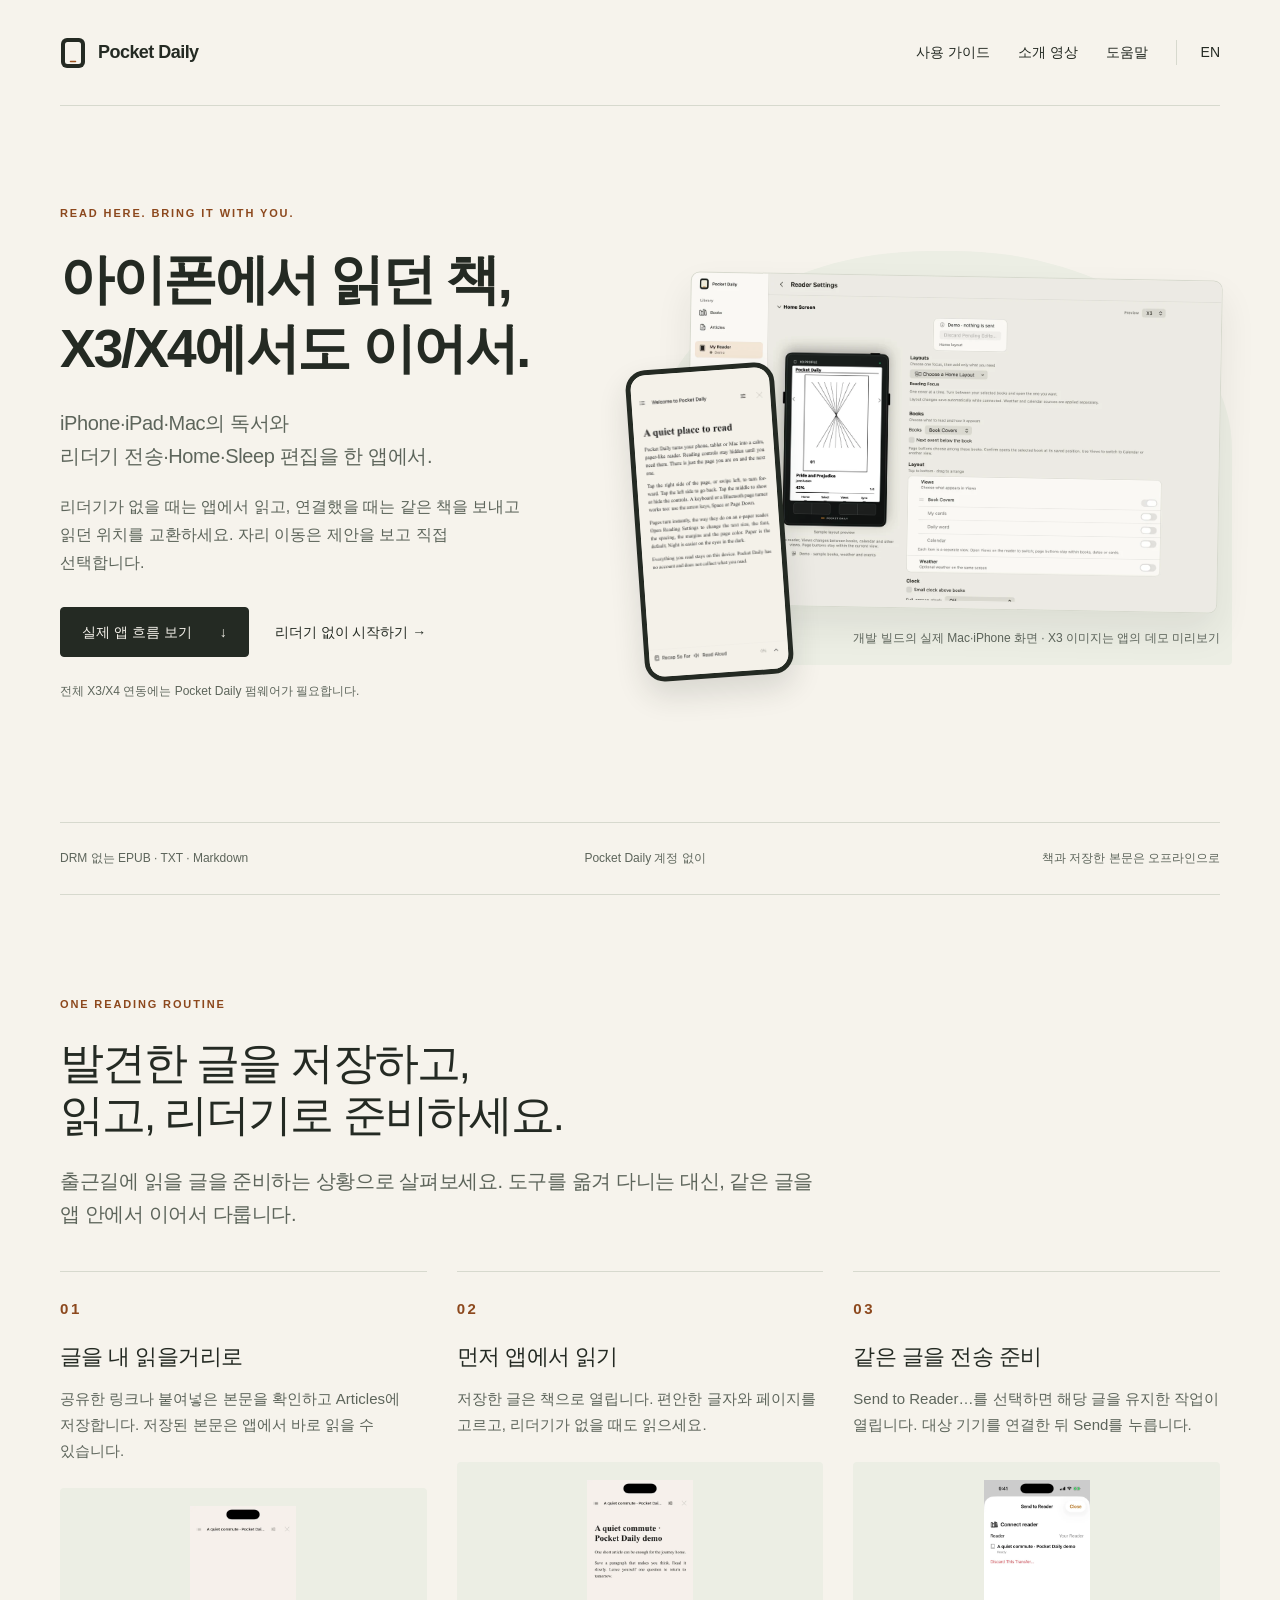
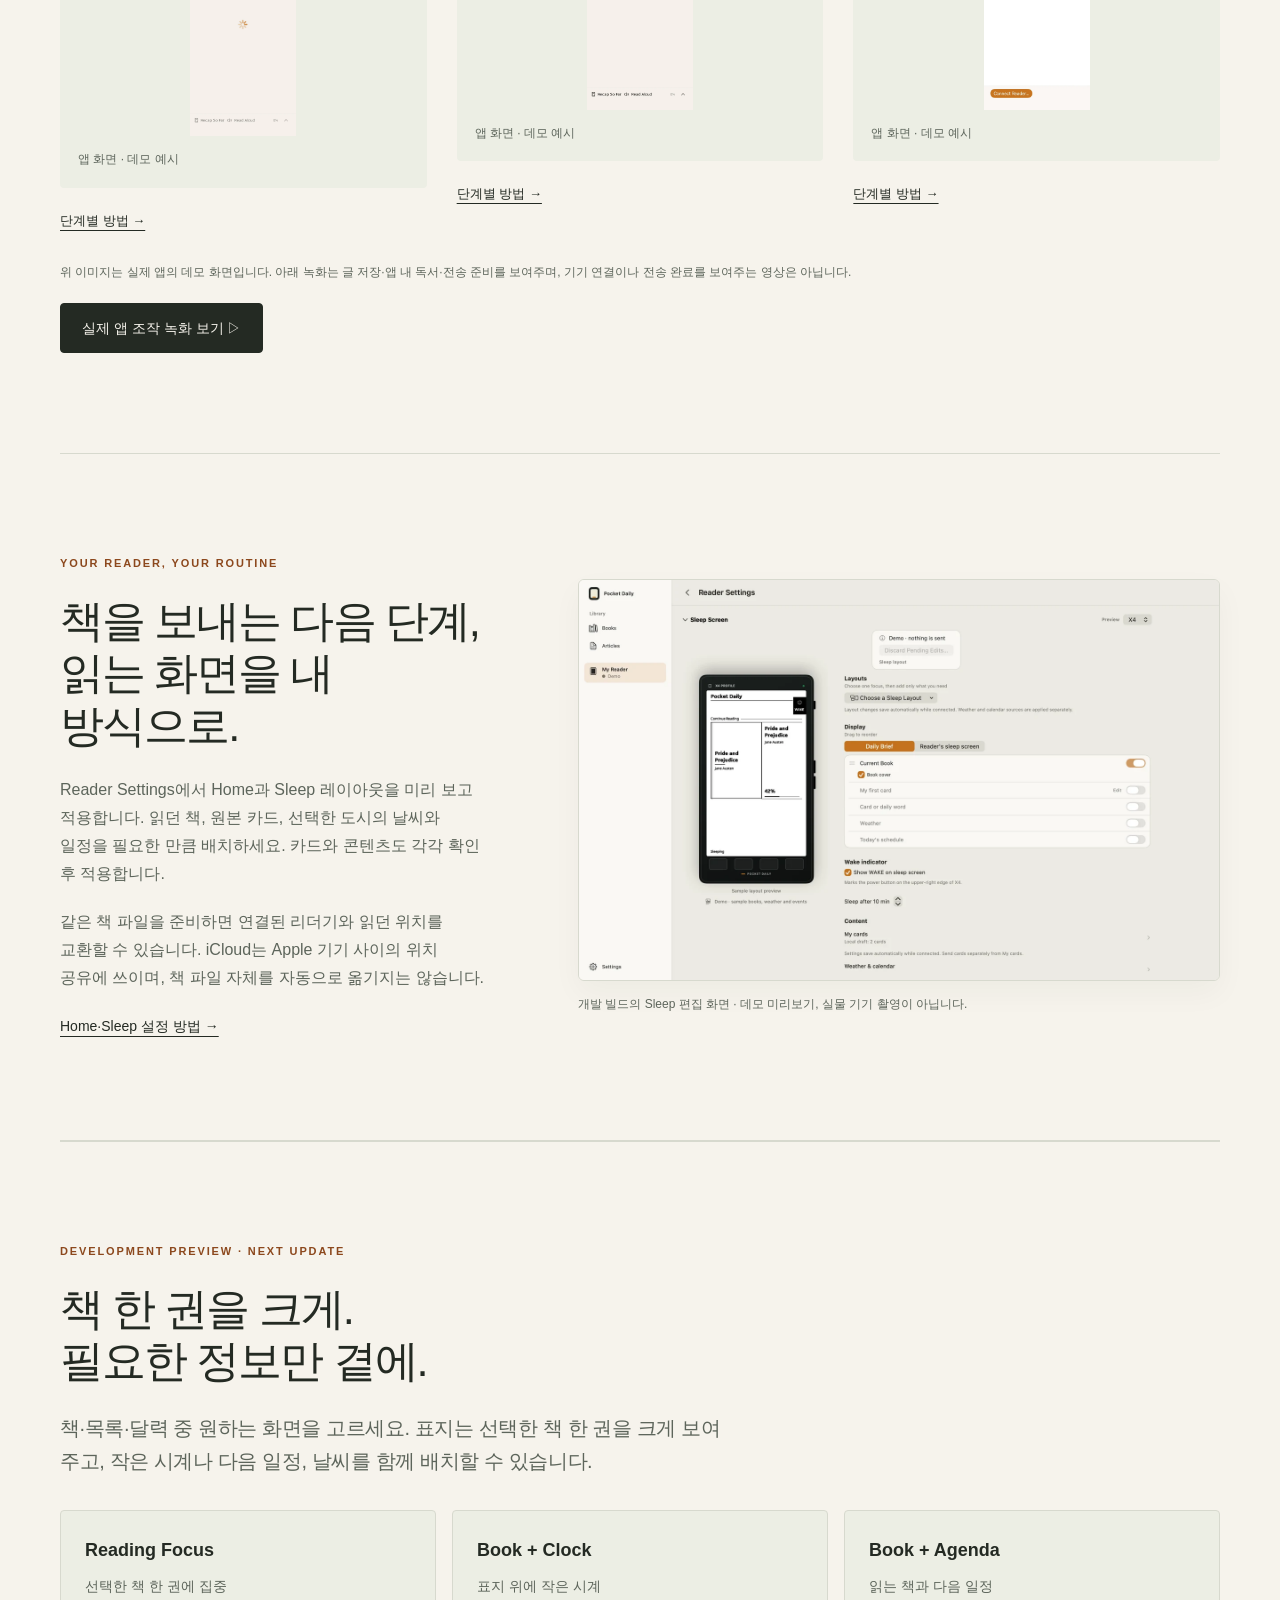
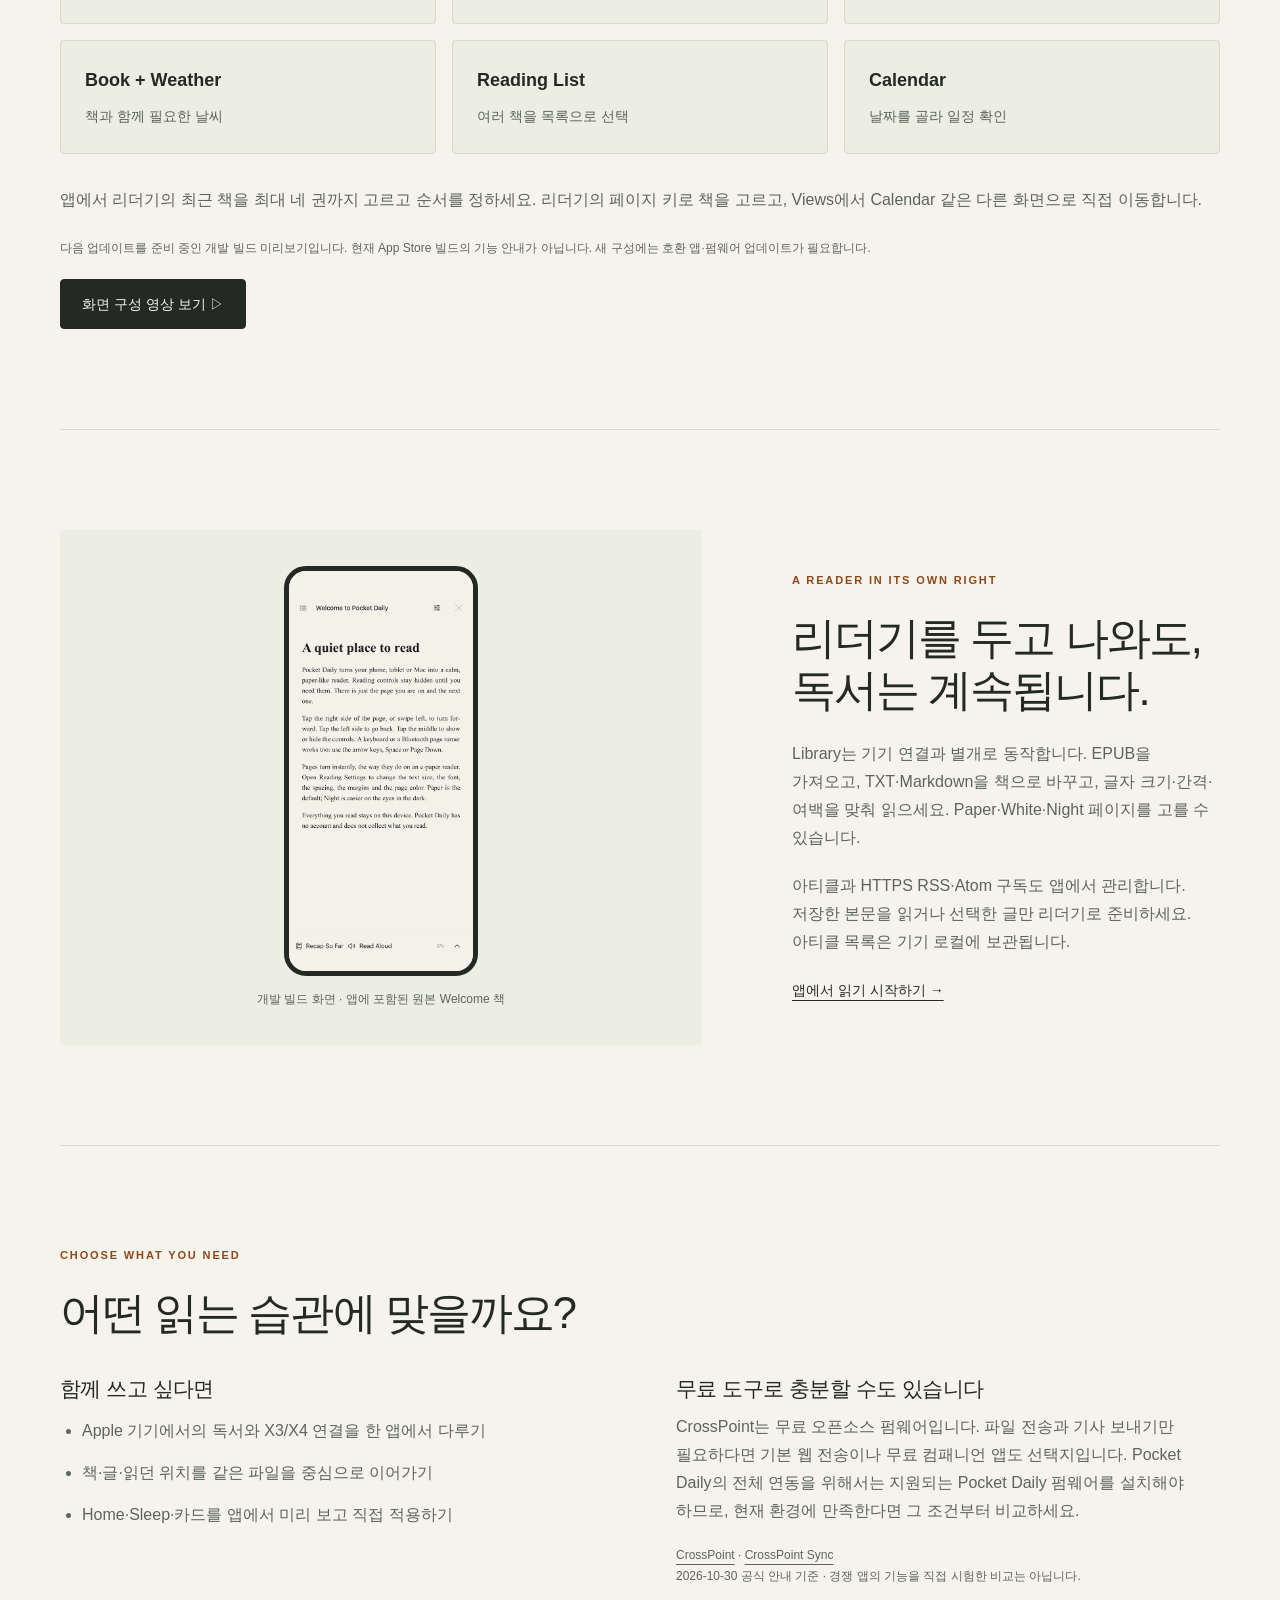
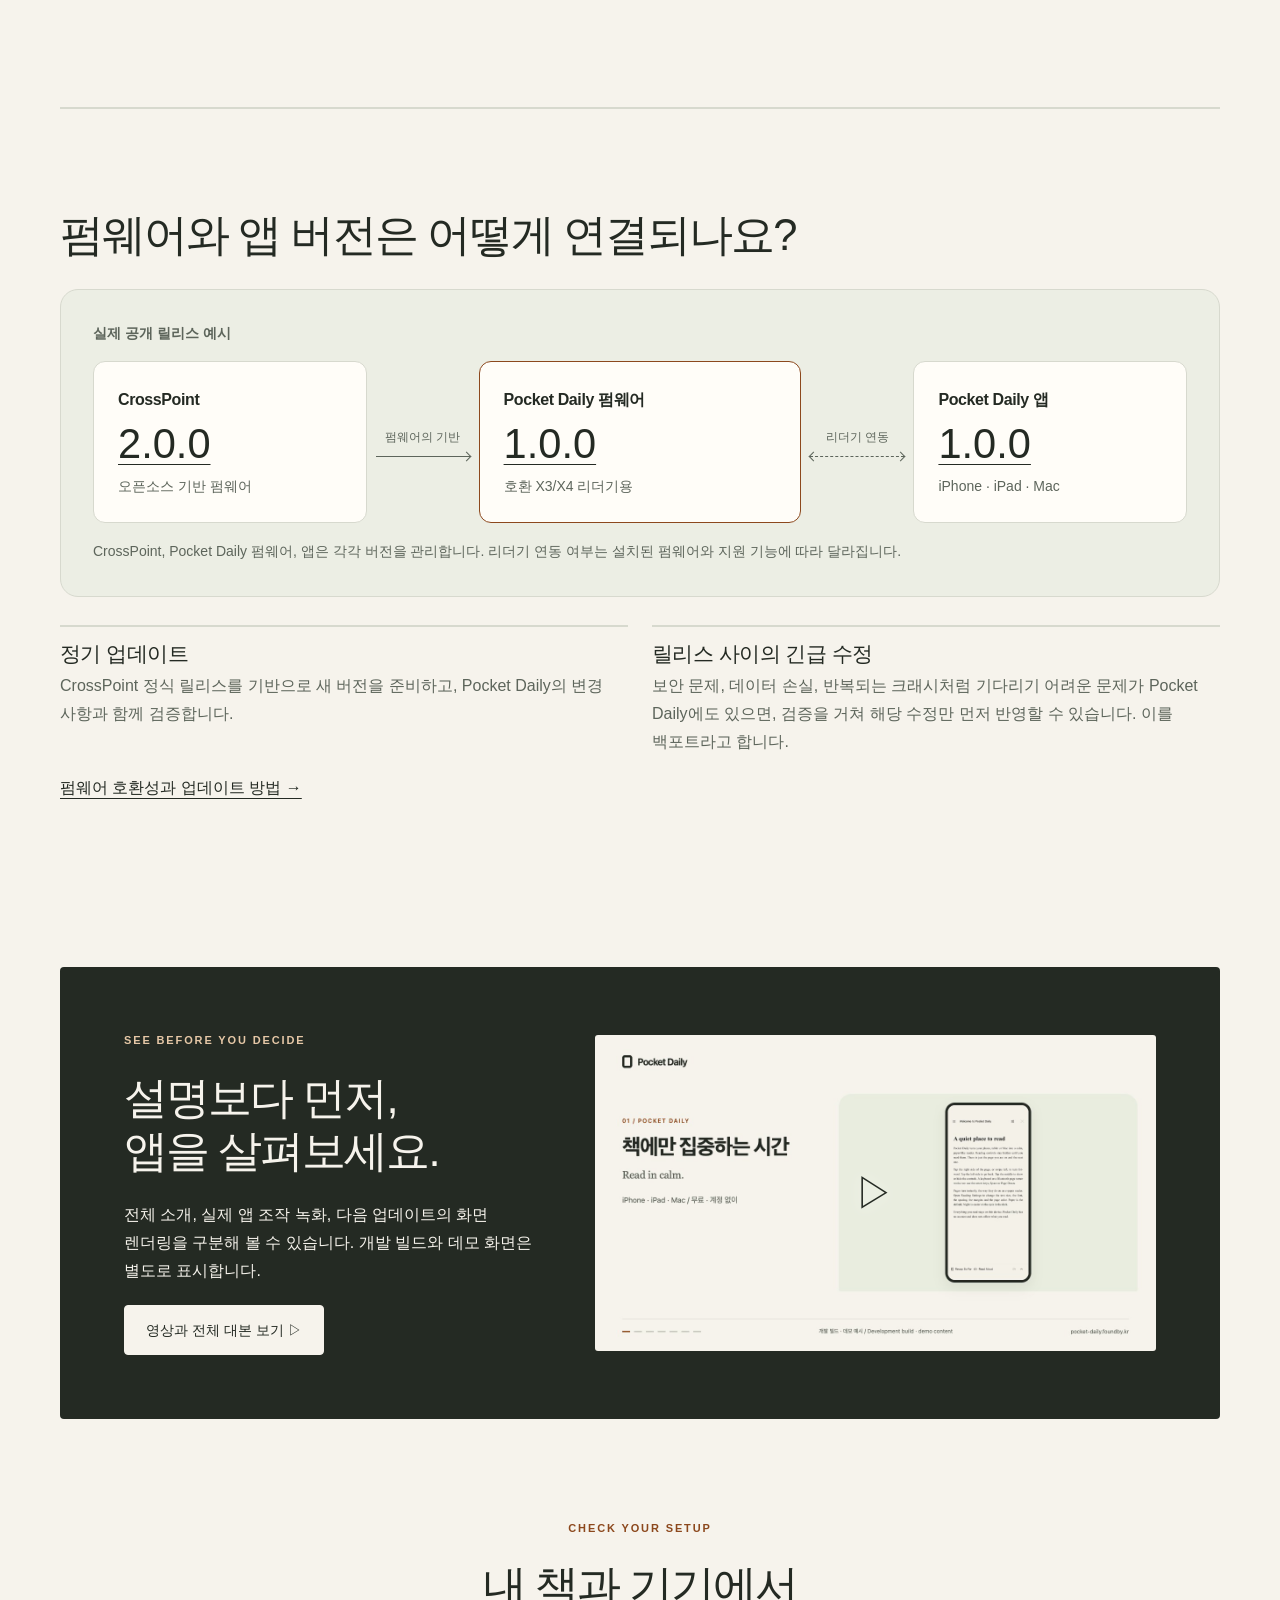
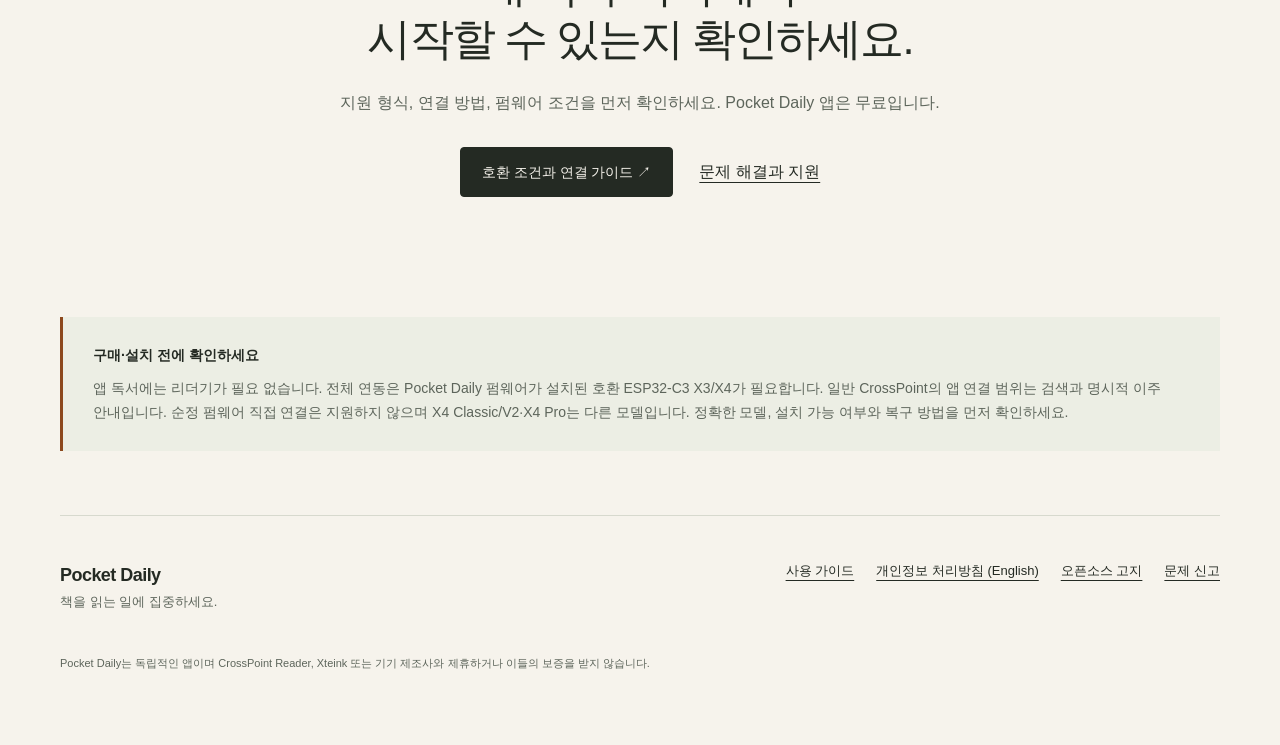
<file: ko/index.html>
<!doctype html>
<html lang="ko"><head>
<meta charset="utf-8"><meta name="viewport" content="width=device-width, initial-scale=1">
<meta name="description" content="iPhone·iPad·Mac의 독서와 호환 X3/X4 전송, Home·Sleep 편집을 한 앱에서. 실제 앱 흐름과 연결 조건을 확인하세요.">
<meta name="theme-color" content="#f6f3ec">
<title>아이폰에서 읽던 책, X3/X4에서도 이어서. · Pocket Daily</title>
<link rel="canonical" href="https://pocket-daily.foundby.kr/ko/">
<link rel="alternate" hreflang="en" href="https://pocket-daily.foundby.kr/">
<link rel="alternate" hreflang="ko" href="https://pocket-daily.foundby.kr/ko/">
<link rel="alternate" hreflang="x-default" href="https://pocket-daily.foundby.kr/">
<meta property="og:type" content="website"><meta property="og:title" content="아이폰에서 읽던 책, X3/X4에서도 이어서. · Pocket Daily">
<meta property="og:description" content="iPhone·iPad·Mac의 독서와 호환 X3/X4 전송, Home·Sleep 편집을 한 앱에서. 실제 앱 흐름과 연결 조건을 확인하세요."><meta property="og:url" content="https://pocket-daily.foundby.kr/ko/">
<meta property="og:image" content="https://pocket-daily.foundby.kr/media/intro-poster.jpg?v=6abee70e9a23">
<link rel="icon" type="image/svg+xml" href="../assets/mark.svg?v=72b43a02a0c7">
<link rel="stylesheet" href="../styles.css?v=7a7fda028a2c"><link rel="stylesheet" href="../release-map.css?v=d5d1f4493998"><script src="../site.js?v=1cc2f9434381" defer></script>
</head><body>
<a class="skip" href="#main">본문으로 건너뛰기</a>
<header class="site-header"><a class="brand" href="./"><img src="../assets/mark.svg?v=72b43a02a0c7" width="26" height="32" alt="">Pocket Daily</a>
<nav aria-label="주 메뉴"><a href="guide/">사용 가이드</a><a href="watch/">소개 영상</a><a href="support/">도움말</a><a class="language" href="../" lang="en" hreflang="en">EN</a></nav></header>
<main id="main"><section class="hero section">
<div class="hero-copy"><p class="eyebrow">READ HERE. BRING IT WITH YOU.</p><h1>아이폰에서 읽던 책,<br>X3/X4에서도 이어서.</h1>
<p class="lead">iPhone·iPad·Mac의 독서와<br>리더기 전송·Home·Sleep 편집을 한 앱에서.</p>
<p>리더기가 없을 때는 앱에서 읽고, 연결했을 때는 같은 책을 보내고 읽던 위치를 교환하세요. 자리 이동은 제안을 보고 직접 선택합니다.</p>
<div class="actions"><a class="button" href="#workflow">실제 앱 흐름 보기 <span aria-hidden="true">↓</span></a><a class="text-link" href="guide/#start">리더기 없이 시작하기 →</a></div>
<p class="availability">전체 X3/X4 연동에는 Pocket Daily 펌웨어가 필요합니다.</p></div>
<figure class="hero-art"><img class="desktop-shot" src="../assets/screens/home.webp?v=40b87dae8d6a" alt="Native Mac app with an X3 Home demo preview" loading="eager" decoding="async"><img class="phone-shot" src="../assets/screens/reading.webp?v=0099a921e17b" alt="Actual iPhone reading screen" loading="eager" decoding="async"><figcaption>개발 빌드의 실제 Mac·iPhone 화면 · X3 이미지는 앱의 데모 미리보기</figcaption></figure></section>
<div class="principles"><span>DRM 없는 EPUB · TXT · Markdown</span><span>Pocket Daily 계정 없이</span><span>책과 저장한 본문은 오프라인으로</span></div>
<section class="section workflow" id="workflow"><p class="eyebrow">ONE READING ROUTINE</p><h2>발견한 글을 저장하고,<br>읽고, 리더기로 준비하세요.</h2><p class="lead">출근길에 읽을 글을 준비하는 상황으로 살펴보세요. 도구를 옮겨 다니는 대신, 같은 글을 앱 안에서 이어서 다룹니다.</p>
<div class="journey"><article><p class="eyebrow">01</p><h3>글을 내 읽을거리로</h3><p>공유한 링크나 붙여넣은 본문을 확인하고 Articles에 저장합니다. 저장된 본문은 앱에서 바로 읽을 수 있습니다.</p><figure><img class="journey-shot" src="../assets/screens/workflow-draft.webp?v=5f63ebba08dd" alt="Actual Pocket Daily app screen, demo content" loading="lazy" decoding="async"><figcaption>앱 화면 · 데모 예시</figcaption></figure><a href="guide/#articles">단계별 방법 →</a></article><article><p class="eyebrow">02</p><h3>먼저 앱에서 읽기</h3><p>저장한 글은 책으로 열립니다. 편안한 글자와 페이지를 고르고, 리더기가 없을 때도 읽으세요.</p><figure><img class="journey-shot" src="../assets/screens/workflow-reading.webp?v=2577a527853b" alt="Actual Pocket Daily app screen, demo content" loading="lazy" decoding="async"><figcaption>앱 화면 · 데모 예시</figcaption></figure><a href="guide/#reading">단계별 방법 →</a></article><article><p class="eyebrow">03</p><h3>같은 글을 전송 준비</h3><p>Send to Reader…를 선택하면 해당 글을 유지한 작업이 열립니다. 대상 기기를 연결한 뒤 Send를 누릅니다.</p><figure><img class="journey-shot" src="../assets/screens/workflow-ready.webp?v=16c96c6560fa" alt="Actual Pocket Daily app screen, demo content" loading="lazy" decoding="async"><figcaption>앱 화면 · 데모 예시</figcaption></figure><a href="guide/#send">단계별 방법 →</a></article></div>
<p class="meta">위 이미지는 실제 앱의 데모 화면입니다. 아래 녹화는 글 저장·앱 내 독서·전송 준비를 보여주며, 기기 연결이나 전송 완료를 보여주는 영상은 아닙니다.</p>
<a class="button" href="watch/#app-workflow">실제 앱 조작 녹화 보기 ▷</a></section>
<section class="section feature"><div><p class="eyebrow">YOUR READER, YOUR ROUTINE</p><h2>책을 보내는 다음 단계,<br>읽는 화면을 내 방식으로.</h2><p>Reader Settings에서 Home과 Sleep 레이아웃을 미리 보고 적용합니다. 읽던 책, 원본 카드, 선택한 도시의 날씨와 일정을 필요한 만큼 배치하세요. 카드와 콘텐츠도 각각 확인 후 적용합니다.</p><p>같은 책 파일을 준비하면 연결된 리더기와 읽던 위치를 교환할 수 있습니다. iCloud는 Apple 기기 사이의 위치 공유에 쓰이며, 책 파일 자체를 자동으로 옮기지는 않습니다.</p><a href="guide/#screens">Home·Sleep 설정 방법 →</a></div><figure><img class="" src="../assets/screens/sleep.webp?v=431b43c7bbaa" alt="Sleep Screen layout editing in the actual Mac app" loading="lazy" decoding="async"><figcaption>개발 빌드의 Sleep 편집 화면 · 데모 미리보기, 실물 기기 촬영이 아닙니다.</figcaption></figure></section>
<section id="reader-layouts" class="section reader-layouts"><p class="eyebrow">DEVELOPMENT PREVIEW · NEXT UPDATE</p><h2>책 한 권을 크게.<br>필요한 정보만 곁에.</h2><p class="lead">책·목록·달력 중 원하는 화면을 고르세요. 표지는 선택한 책 한 권을 크게 보여 주고, 작은 시계나 다음 일정, 날씨를 함께 배치할 수 있습니다.</p><ul class="layout-options"><li><strong>Reading Focus</strong><span>선택한 책 한 권에 집중</span></li><li><strong>Book + Clock</strong><span>표지 위에 작은 시계</span></li><li><strong>Book + Agenda</strong><span>읽는 책과 다음 일정</span></li><li><strong>Book + Weather</strong><span>책과 함께 필요한 날씨</span></li><li><strong>Reading List</strong><span>여러 책을 목록으로 선택</span></li><li><strong>Calendar</strong><span>날짜를 골라 일정 확인</span></li></ul><p>앱에서 리더기의 최근 책을 최대 네 권까지 고르고 순서를 정하세요. 리더기의 페이지 키로 책을 고르고, Views에서 Calendar 같은 다른 화면으로 직접 이동합니다.</p><p class="meta">다음 업데이트를 준비 중인 개발 빌드 미리보기입니다. 현재 App Store 빌드의 기능 안내가 아닙니다. 새 구성에는 호환 앱·펌웨어 업데이트가 필요합니다.</p><a class="button" href="watch/#reader-layouts">화면 구성 영상 보기 ▷</a></section>
<section class="section feature reverse"><div><p class="eyebrow">A READER IN ITS OWN RIGHT</p><h2>리더기를 두고 나와도,<br>독서는 계속됩니다.</h2><p>Library는 기기 연결과 별개로 동작합니다. EPUB을 가져오고, TXT·Markdown을 책으로 바꾸고, 글자 크기·간격·여백을 맞춰 읽으세요. Paper·White·Night 페이지를 고를 수 있습니다.</p><p>아티클과 HTTPS RSS·Atom 구독도 앱에서 관리합니다. 저장한 본문을 읽거나 선택한 글만 리더기로 준비하세요. 아티클 목록은 기기 로컬에 보관됩니다.</p><a href="guide/#reading">앱에서 읽기 시작하기 →</a></div><figure class="reading-figure"><img class="" src="../assets/screens/reading.webp?v=0099a921e17b" alt="Welcome book in the actual Pocket Daily reader" loading="lazy" decoding="async"><figcaption>개발 빌드 화면 · 앱에 포함된 원본 Welcome 책</figcaption></figure></section>
<section class="section fit" id="fit"><p class="eyebrow">CHOOSE WHAT YOU NEED</p><h2>어떤 읽는 습관에 맞을까요?</h2>
<div class="fit-columns"><div><h3>함께 쓰고 싶다면</h3><ul><li>Apple 기기에서의 독서와 X3/X4 연결을 한 앱에서 다루기</li><li>책·글·읽던 위치를 같은 파일을 중심으로 이어가기</li><li>Home·Sleep·카드를 앱에서 미리 보고 직접 적용하기</li></ul></div>
<div><h3>무료 도구로 충분할 수도 있습니다</h3><p>CrossPoint는 무료 오픈소스 펌웨어입니다. 파일 전송과 기사 보내기만 필요하다면 기본 웹 전송이나 무료 컴패니언 앱도 선택지입니다. Pocket Daily의 전체 연동을 위해서는 지원되는 Pocket Daily 펌웨어를 설치해야 하므로, 현재 환경에 만족한다면 그 조건부터 비교하세요.</p><p class="source-links"><a href="https://github.com/crosspoint-reader/crosspoint-reader">CrossPoint</a> · <a href="https://crosspointsync.com/">CrossPoint Sync</a><br>2026-10-30 공식 안내 기준 · 경쟁 앱의 기능을 직접 시험한 비교는 아닙니다.</p></div></div></section>
<section id="firmware-releases" class="section release-section" aria-labelledby="firmware-releases-title">
<h2 id="firmware-releases-title">펌웨어와 앱 버전은 어떻게 연결되나요?</h2>
<figure class="release-figure">
<figcaption>실제 공개 릴리스 예시</figcaption>
<div class="release-map">
<div class="release-node"><h3>CrossPoint</h3><a href="https://github.com/crosspoint-reader/crosspoint-reader/releases/tag/2.0.0" aria-label="CrossPoint 2.0.0">2.0.0</a><span>오픈소스 기반 펌웨어</span></div>
<div class="release-edge"><span>펌웨어의 기반</span><i aria-hidden="true"></i></div>
<div class="release-node release-node-pocket"><h3>Pocket Daily 펌웨어</h3><a href="https://github.com/puritysb/pocket-daily-firmware/releases/tag/pocket-v1.0.0" aria-label="Pocket Daily 펌웨어 1.0.0">1.0.0</a><span>호환 X3/X4 리더기용</span></div>
<div class="release-edge release-edge-pair"><span>리더기 연동</span><i aria-hidden="true"></i></div>
<div class="release-node"><h3>Pocket Daily 앱</h3><a href="https://apps.apple.com/app/id6828547012" aria-label="Pocket Daily 앱 1.0.0">1.0.0</a><span>iPhone · iPad · Mac</span></div>
</div>
<p class="release-caption">CrossPoint, Pocket Daily 펌웨어, 앱은 각각 버전을 관리합니다. 리더기 연동 여부는 설치된 펌웨어와 지원 기능에 따라 달라집니다.</p>
</figure>
<div class="release-policy">
<div><h3>정기 업데이트</h3><p>CrossPoint 정식 릴리스를 기반으로 새 버전을 준비하고, Pocket Daily의 변경 사항과 함께 검증합니다.</p></div>
<div><h3>릴리스 사이의 긴급 수정</h3><p>보안 문제, 데이터 손실, 반복되는 크래시처럼 기다리기 어려운 문제가 Pocket Daily에도 있으면, 검증을 거쳐 해당 수정만 먼저 반영할 수 있습니다. 이를 백포트라고 합니다.</p></div>
</div>
<a href="guide/#firmware">펌웨어 호환성과 업데이트 방법 →</a>
</section>
<section class="film-teaser section"><div><p class="eyebrow">SEE BEFORE YOU DECIDE</p><h2>설명보다 먼저,<br>앱을 살펴보세요.</h2><p>전체 소개, 실제 앱 조작 녹화, 다음 업데이트의 화면 렌더링을 구분해 볼 수 있습니다. 개발 빌드와 데모 화면은 별도로 표시합니다.</p><a class="button light" href="watch/">영상과 전체 대본 보기 ▷</a></div><a class="poster-link" href="watch/" aria-label="영상 페이지 열기"><img src="../media/intro-poster.jpg?v=6abee70e9a23" alt="Pocket Daily introduction poster" loading="lazy"><span aria-hidden="true">▷</span></a></section>
<section class="section start"><p class="eyebrow">CHECK YOUR SETUP</p><h2>내 책과 기기에서<br>시작할 수 있는지 확인하세요.</h2><p>지원 형식, 연결 방법, 펌웨어 조건을 먼저 확인하세요. Pocket Daily 앱은 무료입니다.</p><div class="actions"><a class="button" href="guide/#connect">호환 조건과 연결 가이드 ↗</a><a href="support/">문제 해결과 지원</a></div></section>
<aside class="notice"><strong>구매·설치 전에 확인하세요</strong><p>앱 독서에는 리더기가 필요 없습니다. 전체 연동은 Pocket Daily 펌웨어가 설치된 호환 ESP32-C3 X3/X4가 필요합니다. 일반 CrossPoint의 앱 연결 범위는 검색과 명시적 이주 안내입니다. 순정 펌웨어 직접 연결은 지원하지 않으며 X4 Classic/V2·X4 Pro는 다른 모델입니다. 정확한 모델, 설치 가능 여부와 복구 방법을 먼저 확인하세요.</p></aside></main>
<footer class="site-footer"><div><a class="brand" href="./">Pocket Daily</a><p>책을 읽는 일에 집중하세요.</p></div>
<div class="footer-links"><a href="guide/">사용 가이드</a><a href="../privacy/">개인정보 처리방침 (English)</a><a href="../notices/">오픈소스 고지</a><a href="https://github.com/puritysb/pocket-daily-site/issues">문제 신고</a></div>
<p class="independent">Pocket Daily는 독립적인 앱이며 CrossPoint Reader, Xteink 또는 기기 제조사와 제휴하거나 이들의 보증을 받지 않습니다.</p></footer>
</body></html>
</file>
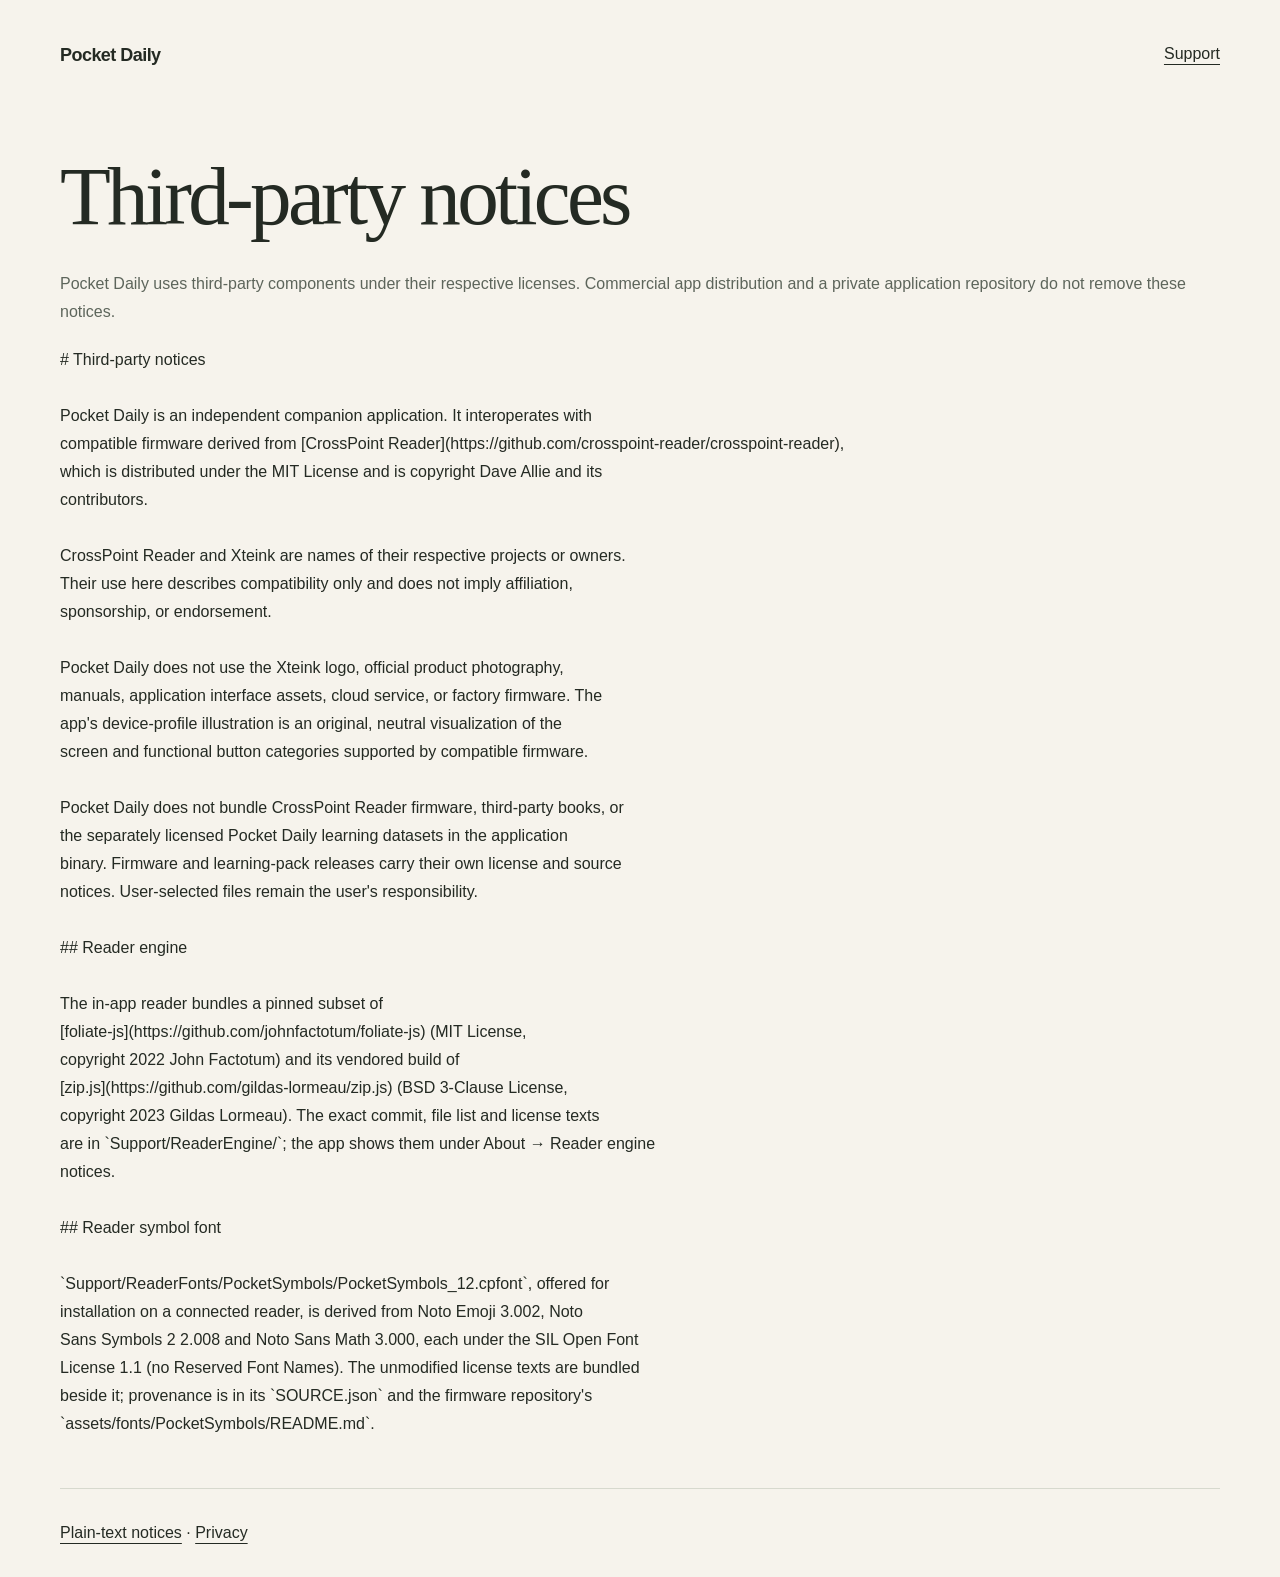
<file: notices/index.html>
<!doctype html><html lang="en"><head><meta charset="utf-8"><meta name="viewport" content="width=device-width, initial-scale=1"><title>Third-party notices · Pocket Daily</title><link rel="stylesheet" href="../styles.css"></head><body><main><nav><a class="brand" href="../">Pocket Daily</a><a href="../support/">Support</a></nav><h1>Third-party notices</h1><p>Pocket Daily uses third-party components under their respective licenses. Commercial app distribution and a private application repository do not remove these notices.</p><pre style="white-space:pre-wrap;overflow-wrap:anywhere;font:inherit"># Third-party notices

Pocket Daily is an independent companion application. It interoperates with
compatible firmware derived from [CrossPoint Reader](https://github.com/crosspoint-reader/crosspoint-reader),
which is distributed under the MIT License and is copyright Dave Allie and its
contributors.

CrossPoint Reader and Xteink are names of their respective projects or owners.
Their use here describes compatibility only and does not imply affiliation,
sponsorship, or endorsement.

Pocket Daily does not use the Xteink logo, official product photography,
manuals, application interface assets, cloud service, or factory firmware. The
app&#x27;s device-profile illustration is an original, neutral visualization of the
screen and functional button categories supported by compatible firmware.

Pocket Daily does not bundle CrossPoint Reader firmware, third-party books, or
the separately licensed Pocket Daily learning datasets in the application
binary. Firmware and learning-pack releases carry their own license and source
notices. User-selected files remain the user&#x27;s responsibility.

## Reader engine

The in-app reader bundles a pinned subset of
[foliate-js](https://github.com/johnfactotum/foliate-js) (MIT License,
copyright 2022 John Factotum) and its vendored build of
[zip.js](https://github.com/gildas-lormeau/zip.js) (BSD 3-Clause License,
copyright 2023 Gildas Lormeau). The exact commit, file list and license texts
are in `Support/ReaderEngine/`; the app shows them under About → Reader engine
notices.

## Reader symbol font

`Support/ReaderFonts/PocketSymbols/PocketSymbols_12.cpfont`, offered for
installation on a connected reader, is derived from Noto Emoji 3.002, Noto
Sans Symbols 2 2.008 and Noto Sans Math 3.000, each under the SIL Open Font
License 1.1 (no Reserved Font Names). The unmodified license texts are bundled
beside it; provenance is in its `SOURCE.json` and the firmware repository&#x27;s
`assets/fonts/PocketSymbols/README.md`.
</pre><footer><a href="https://github.com/puritysb/pocket-daily-site/blob/main/THIRD_PARTY_NOTICES.md">Plain-text notices</a> · <a href="../privacy/">Privacy</a></footer></main></body></html>
</file>
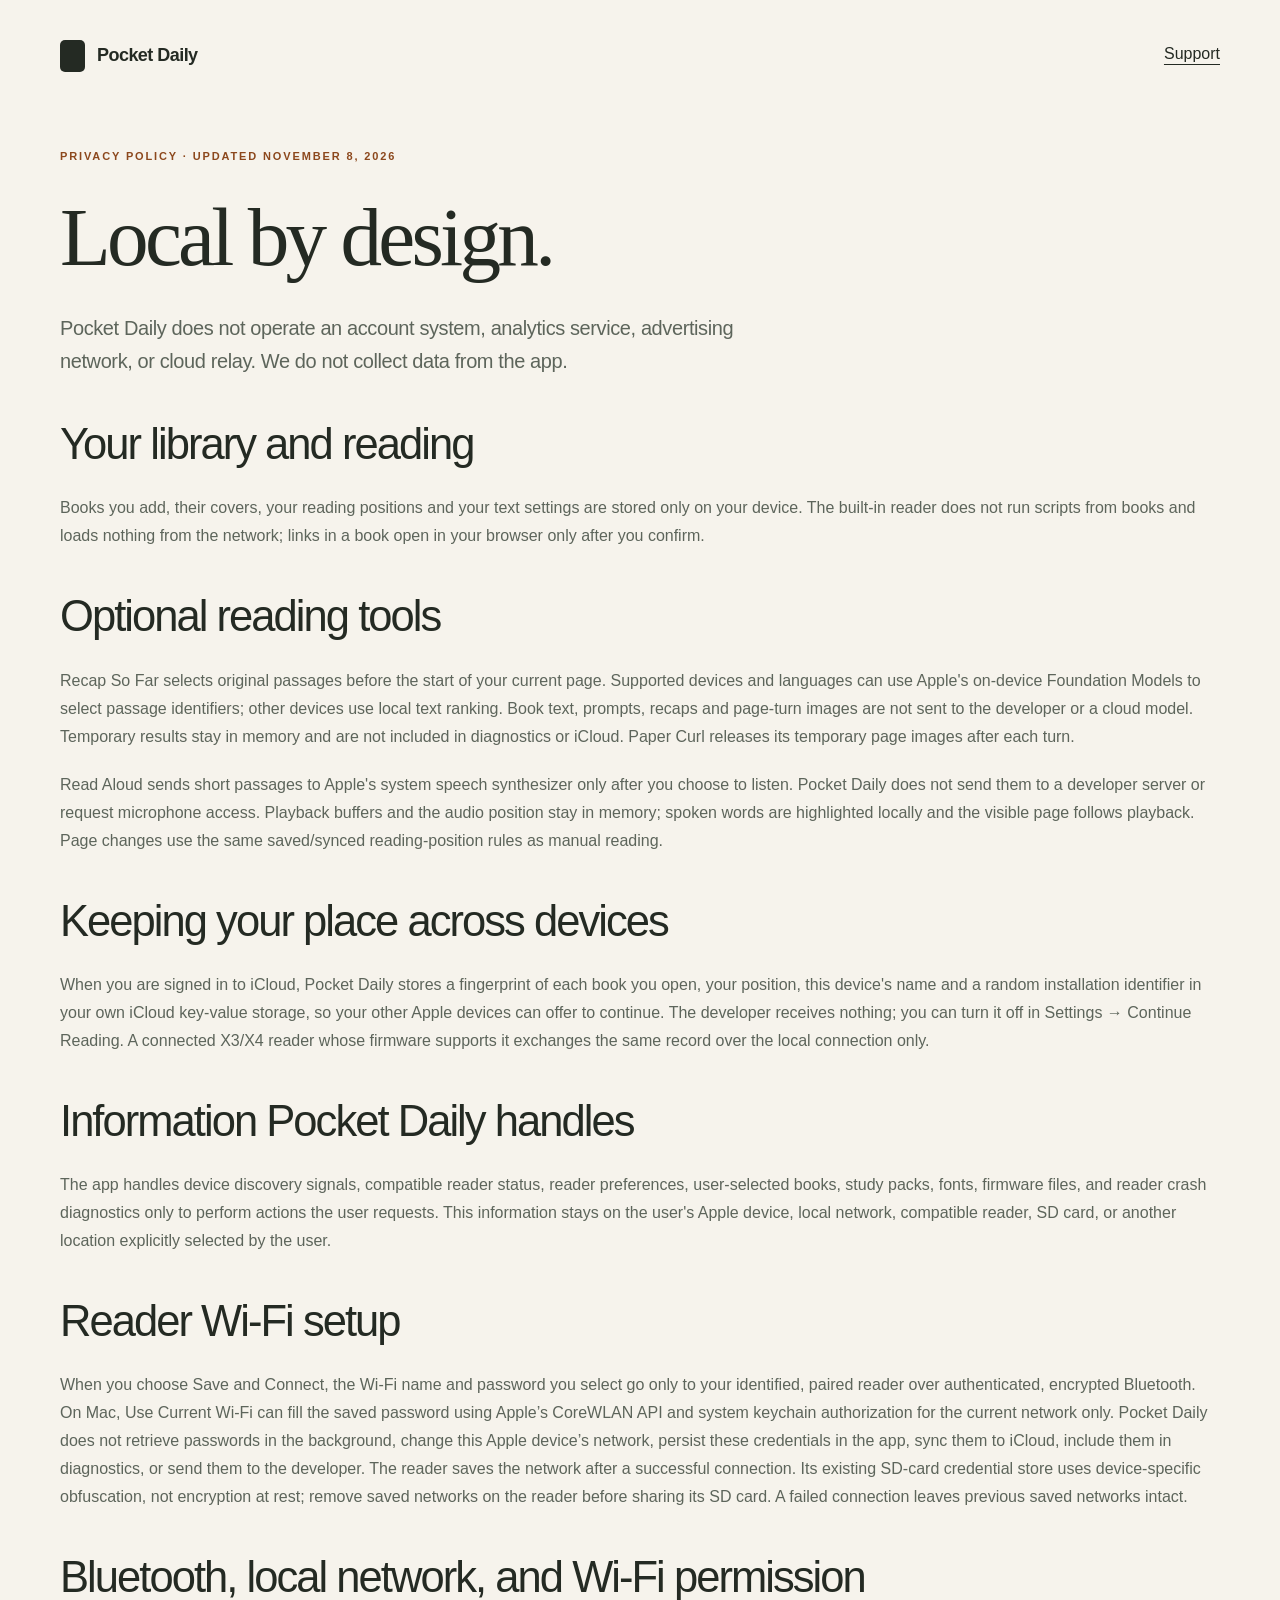
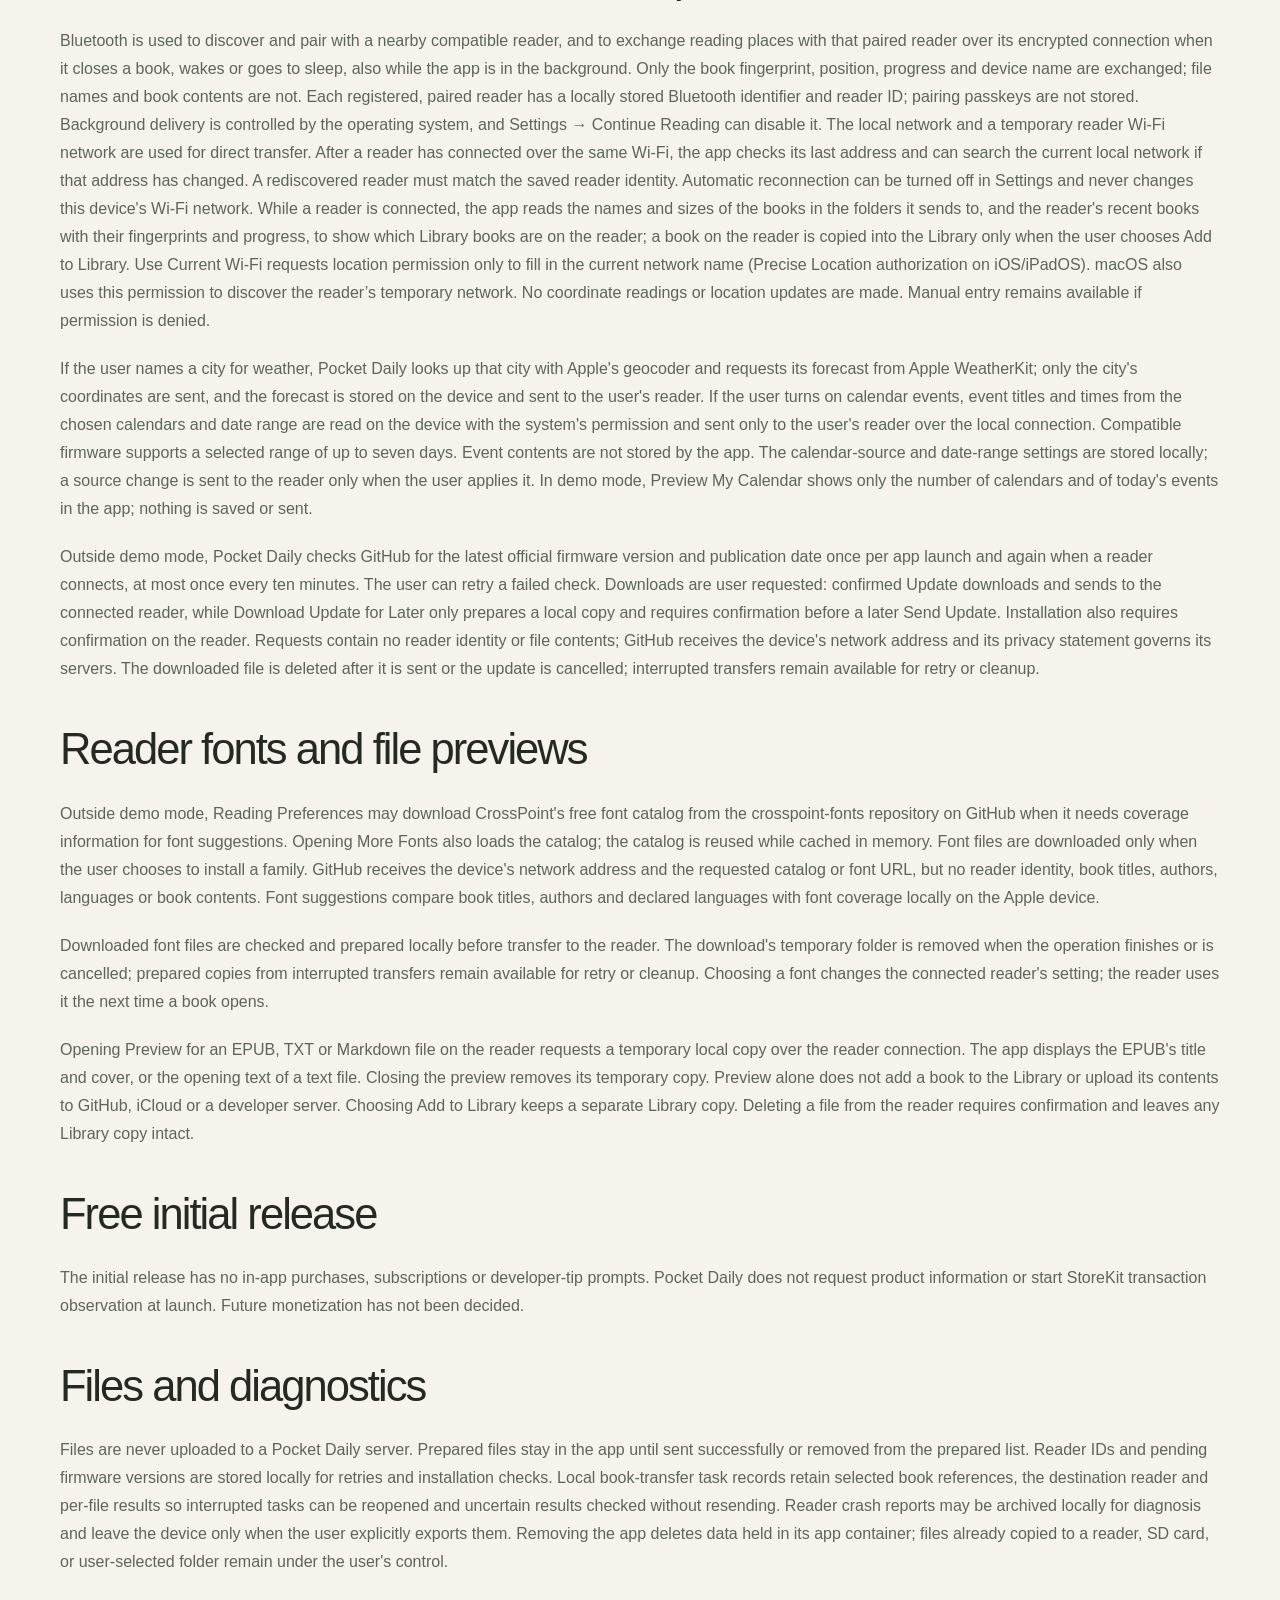
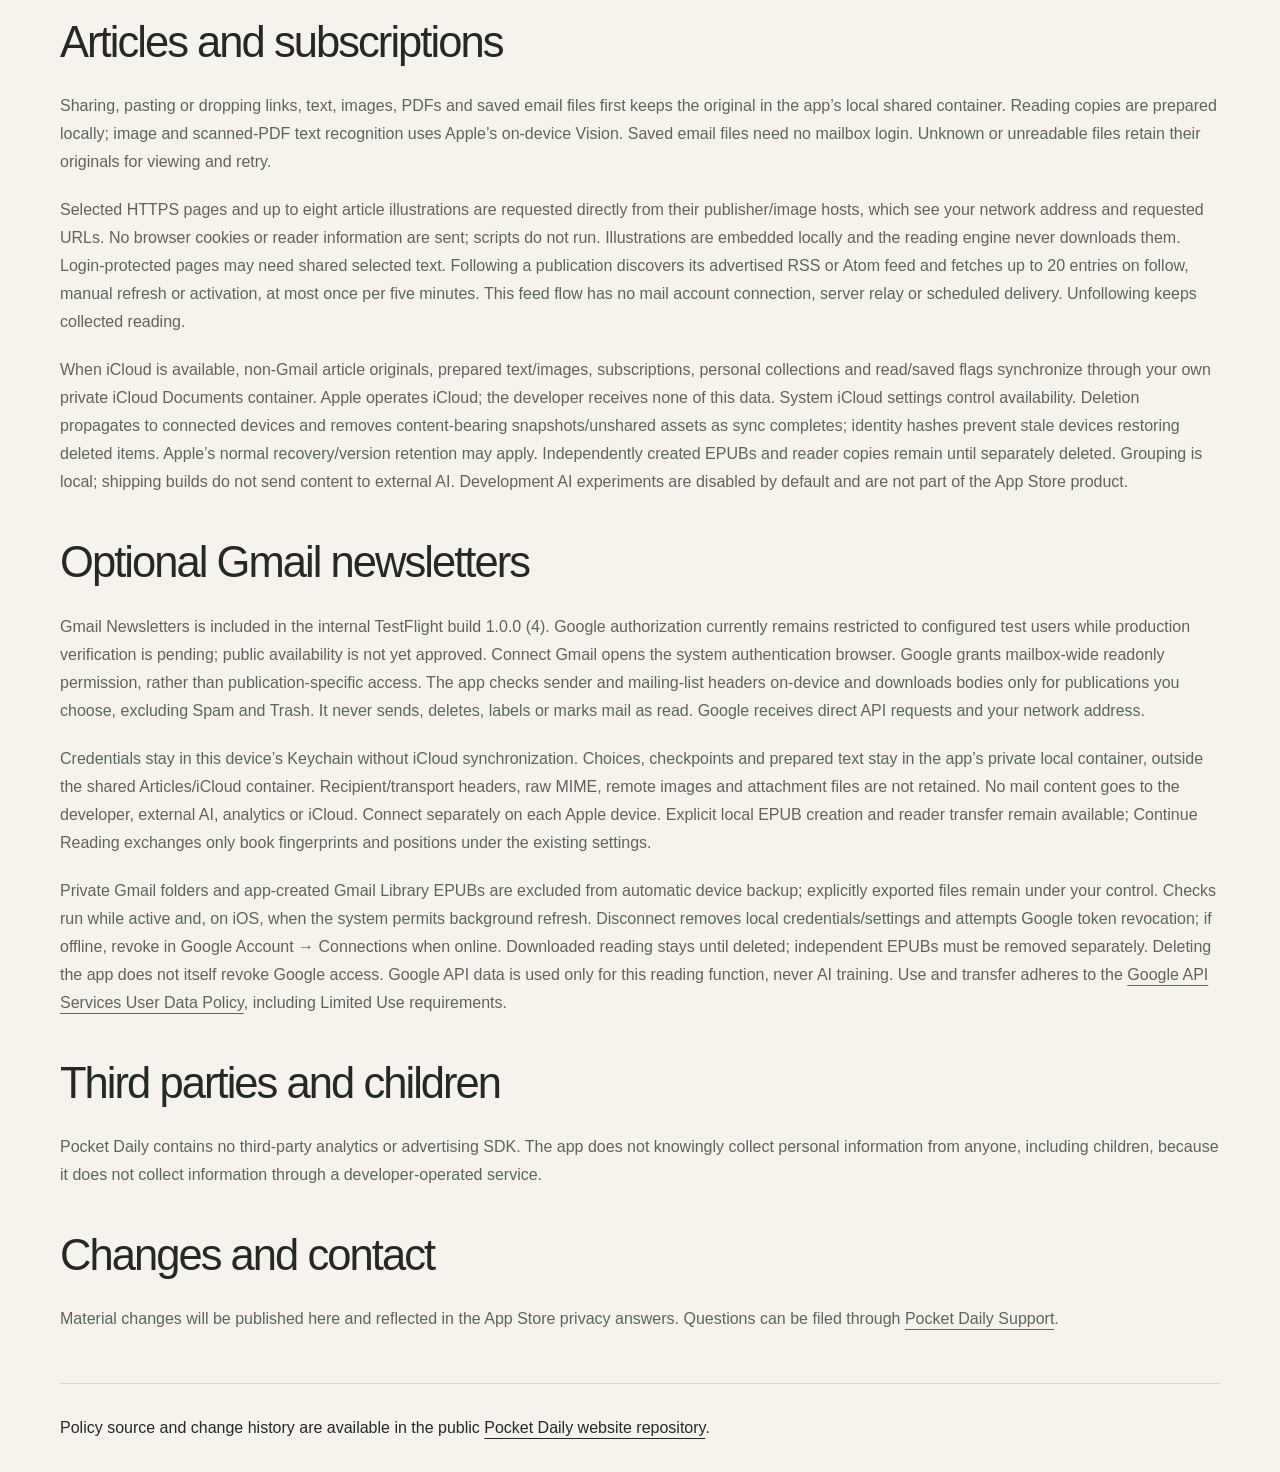
<file: privacy/index.html>
<!doctype html>
<html lang="en">
<head>
  <meta charset="utf-8">
  <meta name="viewport" content="width=device-width, initial-scale=1">
  <meta name="description" content="Pocket Daily privacy policy.">
  <title>Privacy · Pocket Daily</title>
  <link rel="stylesheet" href="../styles.css">
</head>
<body><main>
  <nav><a class="brand" href="../"><span class="mark" aria-hidden="true"></span>Pocket Daily</a><a href="../support/">Support</a></nav>
  <p class="eyebrow">PRIVACY POLICY · UPDATED NOVEMBER 8, 2026</p>
  <h1>Local by design.</h1>
  <p class="lead">Pocket Daily does not operate an account system, analytics service, advertising network, or cloud relay. We do not collect data from the app.</p>

  <h2>Your library and reading</h2>
  <p>Books you add, their covers, your reading positions and your text settings are stored only on your device. The built-in reader does not run scripts from books and loads nothing from the network; links in a book open in your browser only after you confirm.</p>

  <h2>Optional reading tools</h2>
  <p>Recap So Far selects original passages before the start of your current page. Supported devices and languages can use Apple's on-device Foundation Models to select passage identifiers; other devices use local text ranking. Book text, prompts, recaps and page-turn images are not sent to the developer or a cloud model. Temporary results stay in memory and are not included in diagnostics or iCloud. Paper Curl releases its temporary page images after each turn.</p>
  <p>Read Aloud sends short passages to Apple's system speech synthesizer only after you choose to listen. Pocket Daily does not send them to a developer server or request microphone access. Playback buffers and the audio position stay in memory; spoken words are highlighted locally and the visible page follows playback. Page changes use the same saved/synced reading-position rules as manual reading.</p>
  <h2>Keeping your place across devices</h2>
  <p>When you are signed in to iCloud, Pocket Daily stores a fingerprint of each book you open, your position, this device's name and a random installation identifier in your own iCloud key-value storage, so your other Apple devices can offer to continue. The developer receives nothing; you can turn it off in Settings → Continue Reading. A connected X3/X4 reader whose firmware supports it exchanges the same record over the local connection only.</p>

  <h2>Information Pocket Daily handles</h2>
  <p>The app handles device discovery signals, compatible reader status, reader preferences, user-selected books, study packs, fonts, firmware files, and reader crash diagnostics only to perform actions the user requests. This information stays on the user's Apple device, local network, compatible reader, SD card, or another location explicitly selected by the user.</p>

  <h2>Reader Wi-Fi setup</h2>
  <p>When you choose Save and Connect, the Wi-Fi name and password you select go only to your identified, paired reader over authenticated, encrypted Bluetooth. On Mac, Use Current Wi-Fi can fill the saved password using Apple’s CoreWLAN API and system keychain authorization for the current network only. Pocket Daily does not retrieve passwords in the background, change this Apple device’s network, persist these credentials in the app, sync them to iCloud, include them in diagnostics, or send them to the developer. The reader saves the network after a successful connection. Its existing SD-card credential store uses device-specific obfuscation, not encryption at rest; remove saved networks on the reader before sharing its SD card. A failed connection leaves previous saved networks intact.</p>
  <h2>Bluetooth, local network, and Wi-Fi permission</h2>
  <p>Bluetooth is used to discover and pair with a nearby compatible reader, and to exchange reading places with that paired reader over its encrypted connection when it closes a book, wakes or goes to sleep, also while the app is in the background. Only the book fingerprint, position, progress and device name are exchanged; file names and book contents are not. Each registered, paired reader has a locally stored Bluetooth identifier and reader ID; pairing passkeys are not stored. Background delivery is controlled by the operating system, and Settings → Continue Reading can disable it. The local network and a temporary reader Wi-Fi network are used for direct transfer. After a reader has connected over the same Wi-Fi, the app checks its last address and can search the current local network if that address has changed. A rediscovered reader must match the saved reader identity. Automatic reconnection can be turned off in Settings and never changes this device's Wi-Fi network. While a reader is connected, the app reads the names and sizes of the books in the folders it sends to, and the reader's recent books with their fingerprints and progress, to show which Library books are on the reader; a book on the reader is copied into the Library only when the user chooses Add to Library. Use Current Wi-Fi requests location permission only to fill in the current network name (Precise Location authorization on iOS/iPadOS). macOS also uses this permission to discover the reader’s temporary network. No coordinate readings or location updates are made. Manual entry remains available if permission is denied.</p>
  <p>If the user names a city for weather, Pocket Daily looks up that city with Apple's geocoder and requests its forecast from Apple WeatherKit; only the city's coordinates are sent, and the forecast is stored on the device and sent to the user's reader. If the user turns on calendar events, event titles and times from the chosen calendars and date range are read on the device with the system's permission and sent only to the user's reader over the local connection. Compatible firmware supports a selected range of up to seven days. Event contents are not stored by the app. The calendar-source and date-range settings are stored locally; a source change is sent to the reader only when the user applies it. In demo mode, Preview My Calendar shows only the number of calendars and of today's events in the app; nothing is saved or sent.</p>
  <p>Outside demo mode, Pocket Daily checks GitHub for the latest official firmware version and publication date once per app launch and again when a reader connects, at most once every ten minutes. The user can retry a failed check. Downloads are user requested: confirmed Update downloads and sends to the connected reader, while Download Update for Later only prepares a local copy and requires confirmation before a later Send Update. Installation also requires confirmation on the reader. Requests contain no reader identity or file contents; GitHub receives the device's network address and its privacy statement governs its servers. The downloaded file is deleted after it is sent or the update is cancelled; interrupted transfers remain available for retry or cleanup.</p>


  <h2>Reader fonts and file previews</h2>
  <p>Outside demo mode, Reading Preferences may download CrossPoint's free font catalog from the crosspoint-fonts repository on GitHub when it needs coverage information for font suggestions. Opening More Fonts also loads the catalog; the catalog is reused while cached in memory. Font files are downloaded only when the user chooses to install a family. GitHub receives the device's network address and the requested catalog or font URL, but no reader identity, book titles, authors, languages or book contents. Font suggestions compare book titles, authors and declared languages with font coverage locally on the Apple device.</p>
  <p>Downloaded font files are checked and prepared locally before transfer to the reader. The download's temporary folder is removed when the operation finishes or is cancelled; prepared copies from interrupted transfers remain available for retry or cleanup. Choosing a font changes the connected reader's setting; the reader uses it the next time a book opens.</p>
  <p>Opening Preview for an EPUB, TXT or Markdown file on the reader requests a temporary local copy over the reader connection. The app displays the EPUB's title and cover, or the opening text of a text file. Closing the preview removes its temporary copy. Preview alone does not add a book to the Library or upload its contents to GitHub, iCloud or a developer server. Choosing Add to Library keeps a separate Library copy. Deleting a file from the reader requires confirmation and leaves any Library copy intact.</p>

  <h2>Free initial release</h2>
  <p>The initial release has no in-app purchases, subscriptions or developer-tip prompts. Pocket Daily does not request product information or start StoreKit transaction observation at launch. Future monetization has not been decided.</p>

  <h2>Files and diagnostics</h2>
  <p>Files are never uploaded to a Pocket Daily server. Prepared files stay in the app until sent successfully or removed from the prepared list. Reader IDs and pending firmware versions are stored locally for retries and installation checks. Local book-transfer task records retain selected book references, the destination reader and per-file results so interrupted tasks can be reopened and uncertain results checked without resending. Reader crash reports may be archived locally for diagnosis and leave the device only when the user explicitly exports them. Removing the app deletes data held in its app container; files already copied to a reader, SD card, or user-selected folder remain under the user's control.</p>

  <h2>Articles and subscriptions</h2>
  <p>Sharing, pasting or dropping links, text, images, PDFs and saved email files first keeps the original in the app’s local shared container. Reading copies are prepared locally; image and scanned-PDF text recognition uses Apple’s on-device Vision. Saved email files need no mailbox login. Unknown or unreadable files retain their originals for viewing and retry.</p>
  <p>Selected HTTPS pages and up to eight article illustrations are requested directly from their publisher/image hosts, which see your network address and requested URLs. No browser cookies or reader information are sent; scripts do not run. Illustrations are embedded locally and the reading engine never downloads them. Login-protected pages may need shared selected text. Following a publication discovers its advertised RSS or Atom feed and fetches up to 20 entries on follow, manual refresh or activation, at most once per five minutes. This feed flow has no mail account connection, server relay or scheduled delivery. Unfollowing keeps collected reading.</p>
  <p>When iCloud is available, non-Gmail article originals, prepared text/images, subscriptions, personal collections and read/saved flags synchronize through your own private iCloud Documents container. Apple operates iCloud; the developer receives none of this data. System iCloud settings control availability. Deletion propagates to connected devices and removes content-bearing snapshots/unshared assets as sync completes; identity hashes prevent stale devices restoring deleted items. Apple’s normal recovery/version retention may apply. Independently created EPUBs and reader copies remain until separately deleted. Grouping is local; shipping builds do not send content to external AI. Development AI experiments are disabled by default and are not part of the App Store product.</p>

  <h2>Optional Gmail newsletters</h2>
  <p>Gmail Newsletters is included in the internal TestFlight build 1.0.0 (4). Google authorization currently remains restricted to configured test users while production verification is pending; public availability is not yet approved. Connect Gmail opens the system authentication browser. Google grants mailbox-wide readonly permission, rather than publication-specific access. The app checks sender and mailing-list headers on-device and downloads bodies only for publications you choose, excluding Spam and Trash. It never sends, deletes, labels or marks mail as read. Google receives direct API requests and your network address.</p>
  <p>Credentials stay in this device’s Keychain without iCloud synchronization. Choices, checkpoints and prepared text stay in the app’s private local container, outside the shared Articles/iCloud container. Recipient/transport headers, raw MIME, remote images and attachment files are not retained. No mail content goes to the developer, external AI, analytics or iCloud. Connect separately on each Apple device. Explicit local EPUB creation and reader transfer remain available; Continue Reading exchanges only book fingerprints and positions under the existing settings.</p>
  <p>Private Gmail folders and app-created Gmail Library EPUBs are excluded from automatic device backup; explicitly exported files remain under your control. Checks run while active and, on iOS, when the system permits background refresh. Disconnect removes local credentials/settings and attempts Google token revocation; if offline, revoke in Google Account → Connections when online. Downloaded reading stays until deleted; independent EPUBs must be removed separately. Deleting the app does not itself revoke Google access. Google API data is used only for this reading function, never AI training. Use and transfer adheres to the <a href="https://developers.google.com/terms/api-services-user-data-policy">Google API Services User Data Policy</a>, including Limited Use requirements.</p>

  <h2>Third parties and children</h2>
  <p>Pocket Daily contains no third-party analytics or advertising SDK. The app does not knowingly collect personal information from anyone, including children, because it does not collect information through a developer-operated service.</p>

  <h2>Changes and contact</h2>
  <p>Material changes will be published here and reflected in the App Store privacy answers. Questions can be filed through <a href="https://github.com/puritysb/pocket-daily-site/issues">Pocket Daily Support</a>.</p>
  <footer>Policy source and change history are available in the public <a href="https://github.com/puritysb/pocket-daily-site">Pocket Daily website repository</a>.</footer>
</main></body>
</html>
</file>
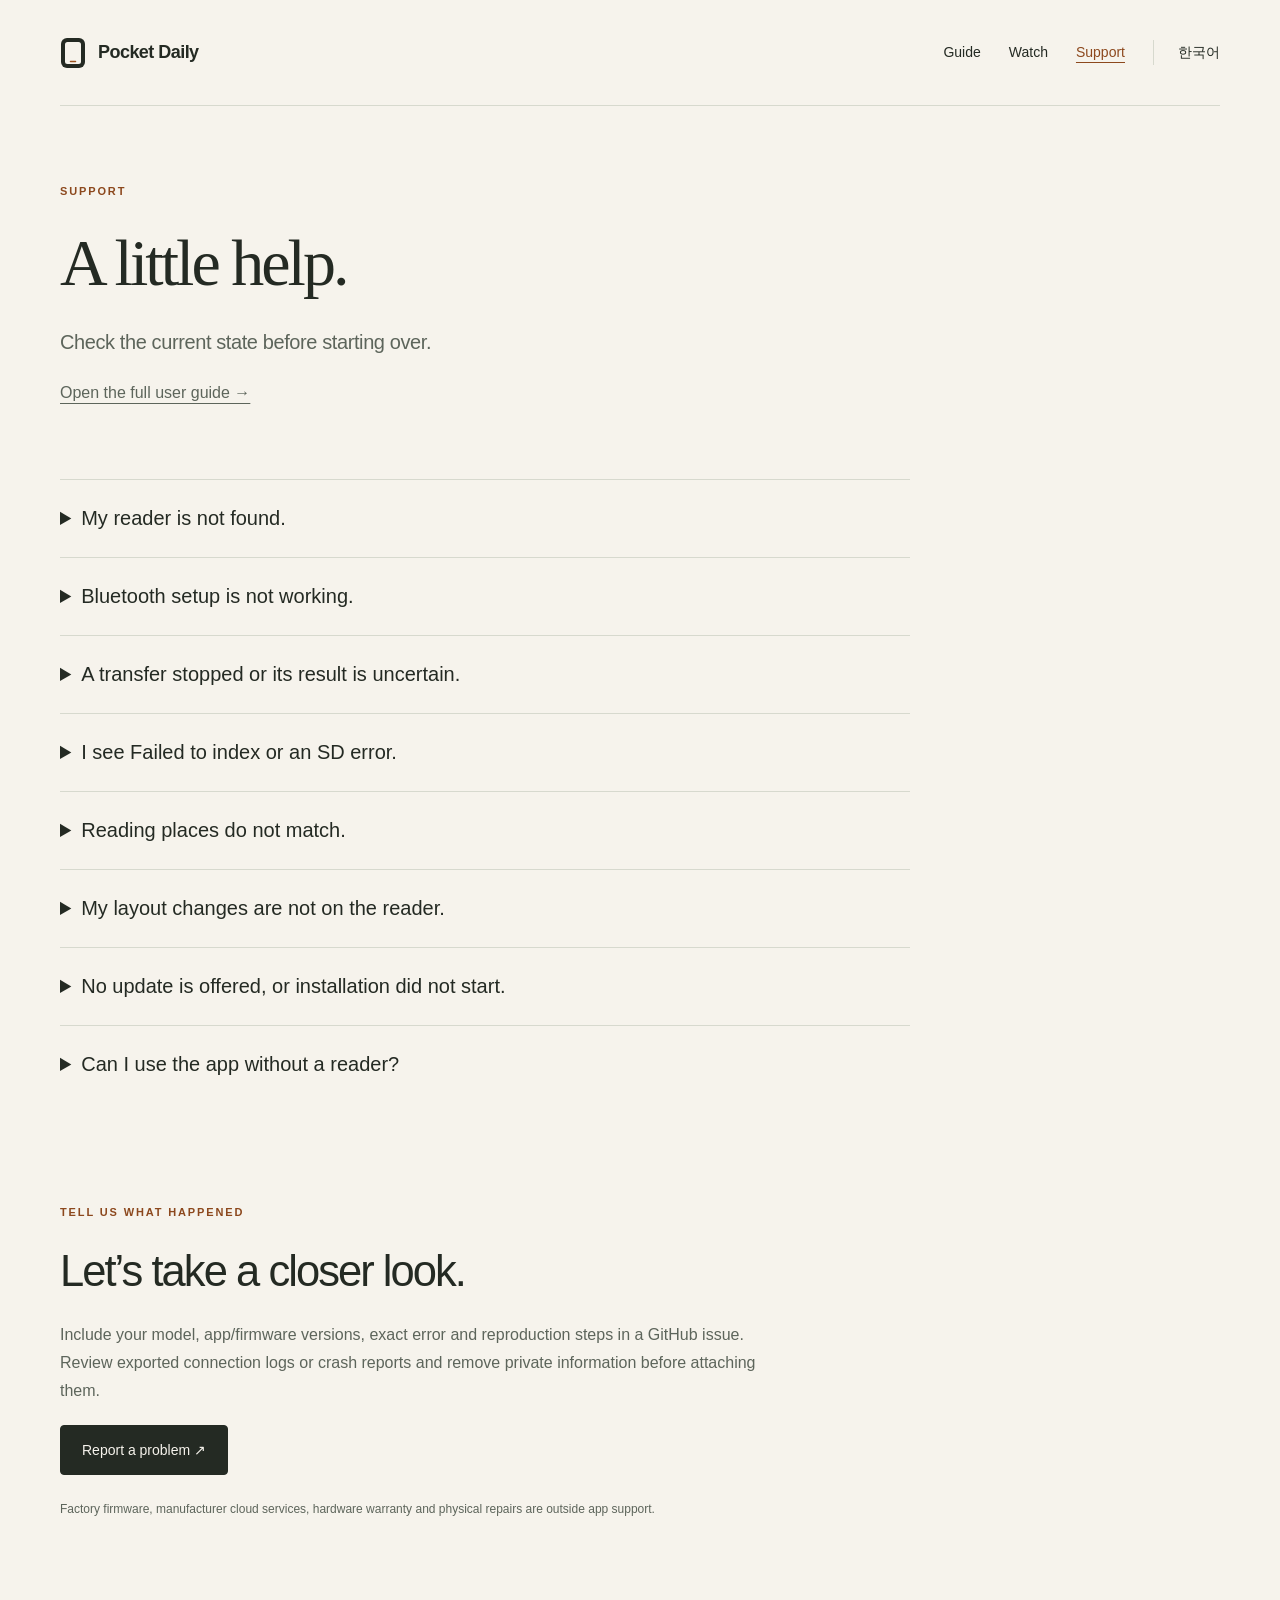
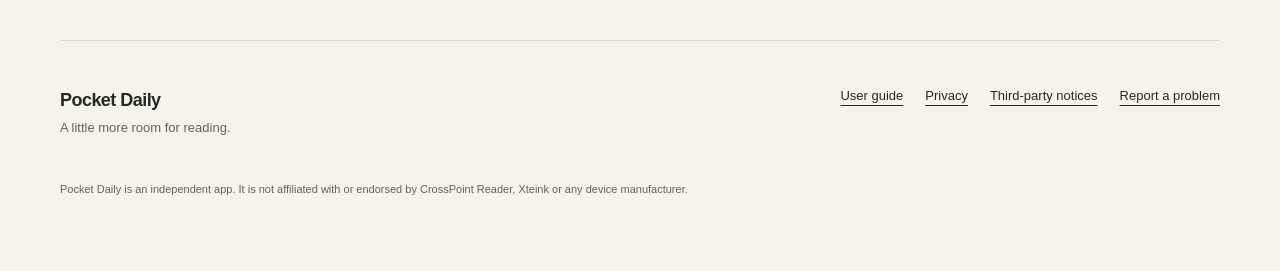
<file: support/index.html>
<!doctype html>
<html lang="en"><head>
<meta charset="utf-8"><meta name="viewport" content="width=device-width, initial-scale=1">
<meta name="description" content="Check the current state before starting over.">
<meta name="theme-color" content="#f6f3ec">
<title>A little help. · Pocket Daily</title>
<link rel="canonical" href="https://pocket-daily.foundby.kr/support/">
<link rel="alternate" hreflang="en" href="https://pocket-daily.foundby.kr/support/">
<link rel="alternate" hreflang="ko" href="https://pocket-daily.foundby.kr/ko/support/">
<link rel="alternate" hreflang="x-default" href="https://pocket-daily.foundby.kr/support/">
<meta property="og:type" content="website"><meta property="og:title" content="A little help. · Pocket Daily">
<meta property="og:description" content="Check the current state before starting over."><meta property="og:url" content="https://pocket-daily.foundby.kr/support/">
<meta property="og:image" content="https://pocket-daily.foundby.kr/media/intro-poster.jpg?v=6abee70e9a23">
<link rel="icon" type="image/svg+xml" href="../assets/mark.svg?v=72b43a02a0c7">
<link rel="stylesheet" href="../styles.css?v=7a7fda028a2c"><script src="../site.js?v=1cc2f9434381" defer></script>
</head><body>
<a class="skip" href="#main">Skip to content</a>
<header class="site-header"><a class="brand" href="../"><img src="../assets/mark.svg?v=72b43a02a0c7" width="26" height="32" alt="">Pocket Daily</a>
<nav aria-label="Main navigation"><a href="../guide/">Guide</a><a href="../watch/">Watch</a><a href="./" aria-current="page">Support</a><a class="language" href="../ko/support/" lang="ko" hreflang="ko">한국어</a></nav></header>
<main id="main"><section class="page-heading"><p class="eyebrow">SUPPORT</p><h1>A little help.</h1><p class="lead">Check the current state before starting over.</p><p><a href="../guide/">Open the full user guide →</a></p></section><section class="faq" aria-label="Frequently asked questions"><details><summary>My reader is not found.</summary><p>Keep Sync → Same Wi-Fi open on the reader and check both devices are on the same network. Check local-network permission and guest-network client isolation, then try Search Again. A retained e-paper image does not mean the reader is awake.</p></details><details><summary>Bluetooth setup is not working.</summary><p>Check firmware support, reader setup mode and Bluetooth permission. X3's automatic first setup differs from entering Sync manually on X4. Try the same-Wi-Fi route first. Do not post passwords or pairing codes in a report.</p></details><details><summary>A transfer stopped or its result is uncertain.</summary><p>Reopen the same task and reconnect the original destination reader to check its result. Do not immediately repeat the transfer. Check the reader's Library and review diagnostics if the failure repeats.</p></details><details><summary>I see Failed to index or an SD error.</summary><p>Keep the original and check a newly obtained DRM-free EPUB. Back up books and the SD card on a computer first. Repeated card errors call for backup and file inspection before formatting, resetting or deleting all caches. Include the error wording, model, app/firmware versions and steps in a report.</p></details><details><summary>Reading places do not match.</summary><p>Check that both devices have the same book file; a converted or resaved file may be recognized differently. Check Settings → Continue Reading, iCloud on the same Apple Account and reader support. Page numbers can differ with fonts and screen sizes.</p></details><details><summary>My layout changes are not on the reader.</summary><p>Check the connected reader, Home Screen or Sleep Screen choice and automatic save result. Review kept drafts before saving. Book selection, cards and weather/calendar sources save or apply separately. A Demo label means preview only; no device is changed.</p></details><details><summary>No update is offered, or installation did not start.</summary><p>No update is offered without a compatible official release. Transfer completion does not mean installation: the reader still validates and asks for Confirm. Do not install if the model or recovery method is unclear. Large CrossPoint 1.6.5 Wi-Fi copies have known limits.</p></details><details><summary>Can I use the app without a reader?</summary><p>Yes. Read books and saved articles in the Library. Explore companion screens with My Reader → Try Demo. Demo never transfers or mutates a reader.</p></details></section>
<section class="section report"><p class="eyebrow">TELL US WHAT HAPPENED</p><h2>Let’s take a closer look.</h2><p>Include your model, app/firmware versions, exact error and reproduction steps in a GitHub issue. Review exported connection logs or crash reports and remove private information before attaching them.</p><a class="button" href="https://github.com/puritysb/pocket-daily-site/issues/new">Report a problem ↗</a><p class="meta">Factory firmware, manufacturer cloud services, hardware warranty and physical repairs are outside app support.</p></section></main>
<footer class="site-footer"><div><a class="brand" href="../">Pocket Daily</a><p>A little more room for reading.</p></div>
<div class="footer-links"><a href="../guide/">User guide</a><a href="../privacy/">Privacy</a><a href="../notices/">Third-party notices</a><a href="https://github.com/puritysb/pocket-daily-site/issues">Report a problem</a></div>
<p class="independent">Pocket Daily is an independent app. It is not affiliated with or endorsed by CrossPoint Reader, Xteink or any device manufacturer.</p></footer>
</body></html>
</file>
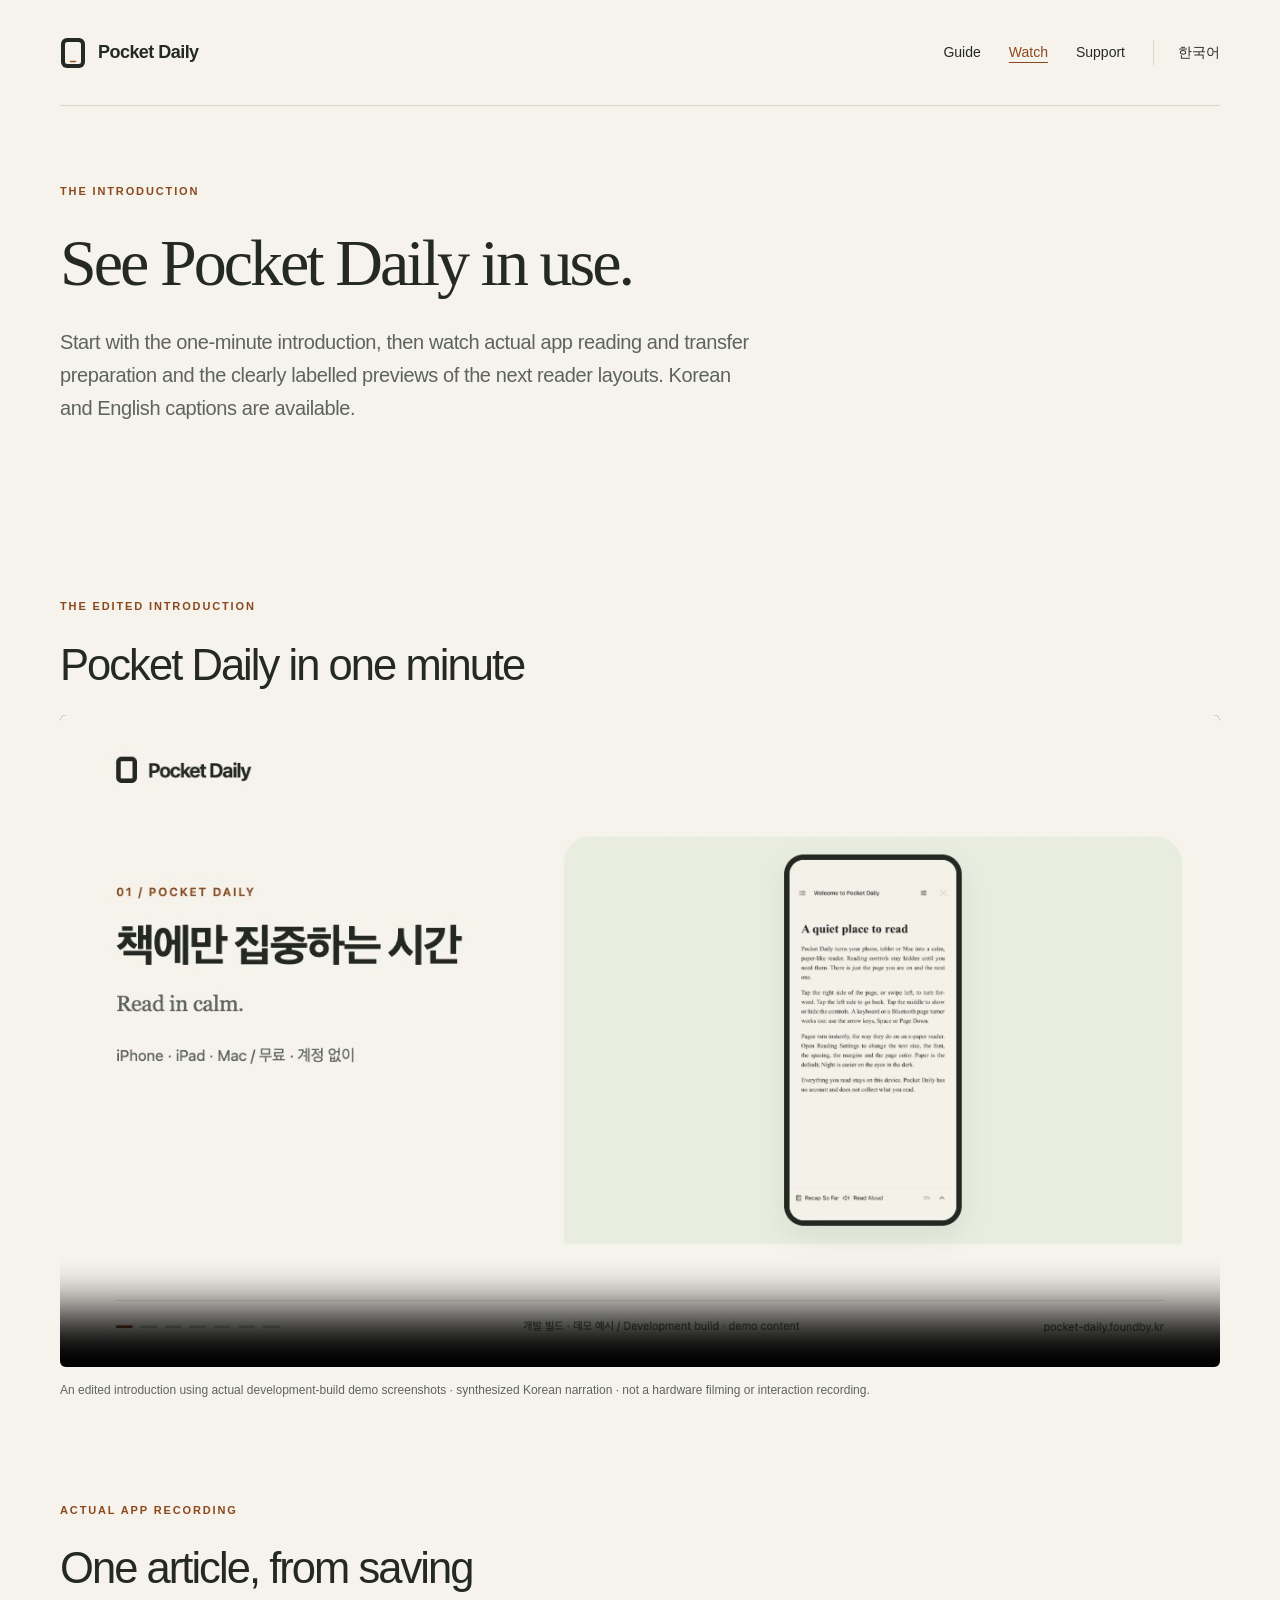
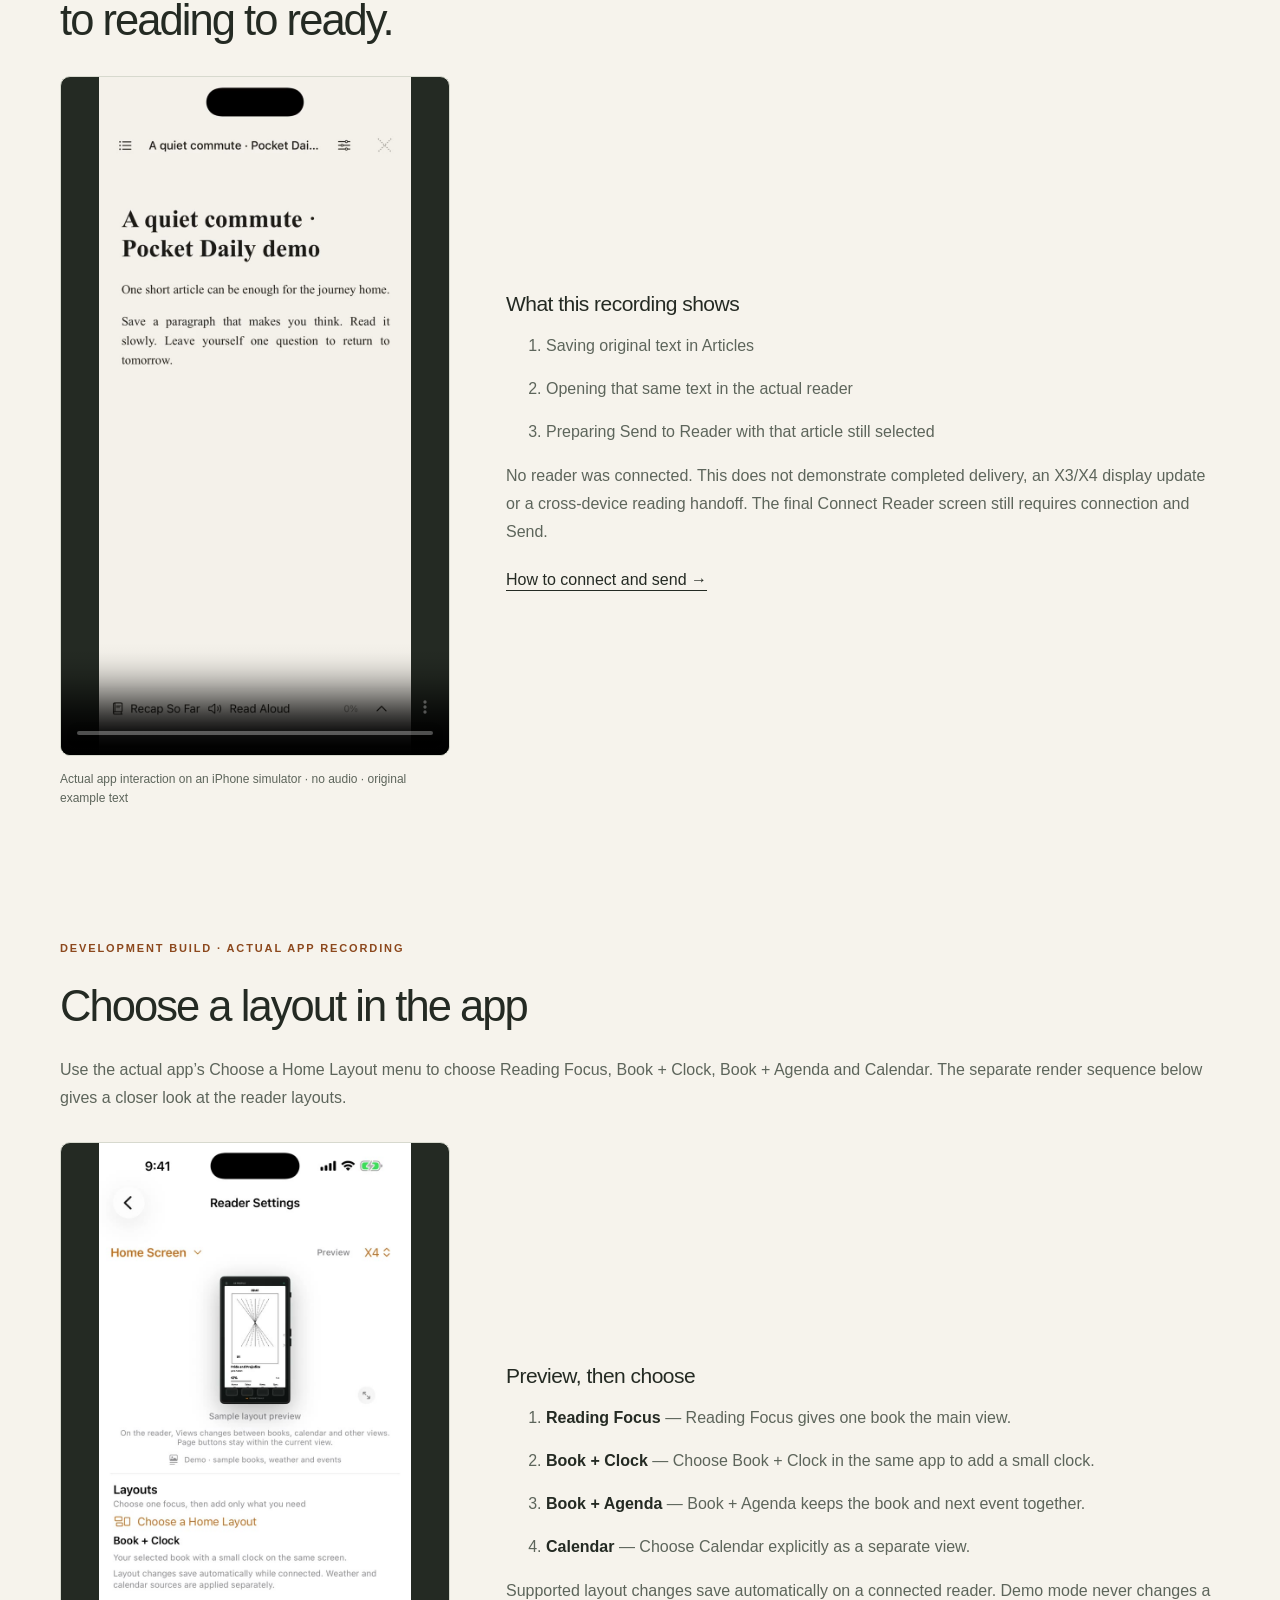
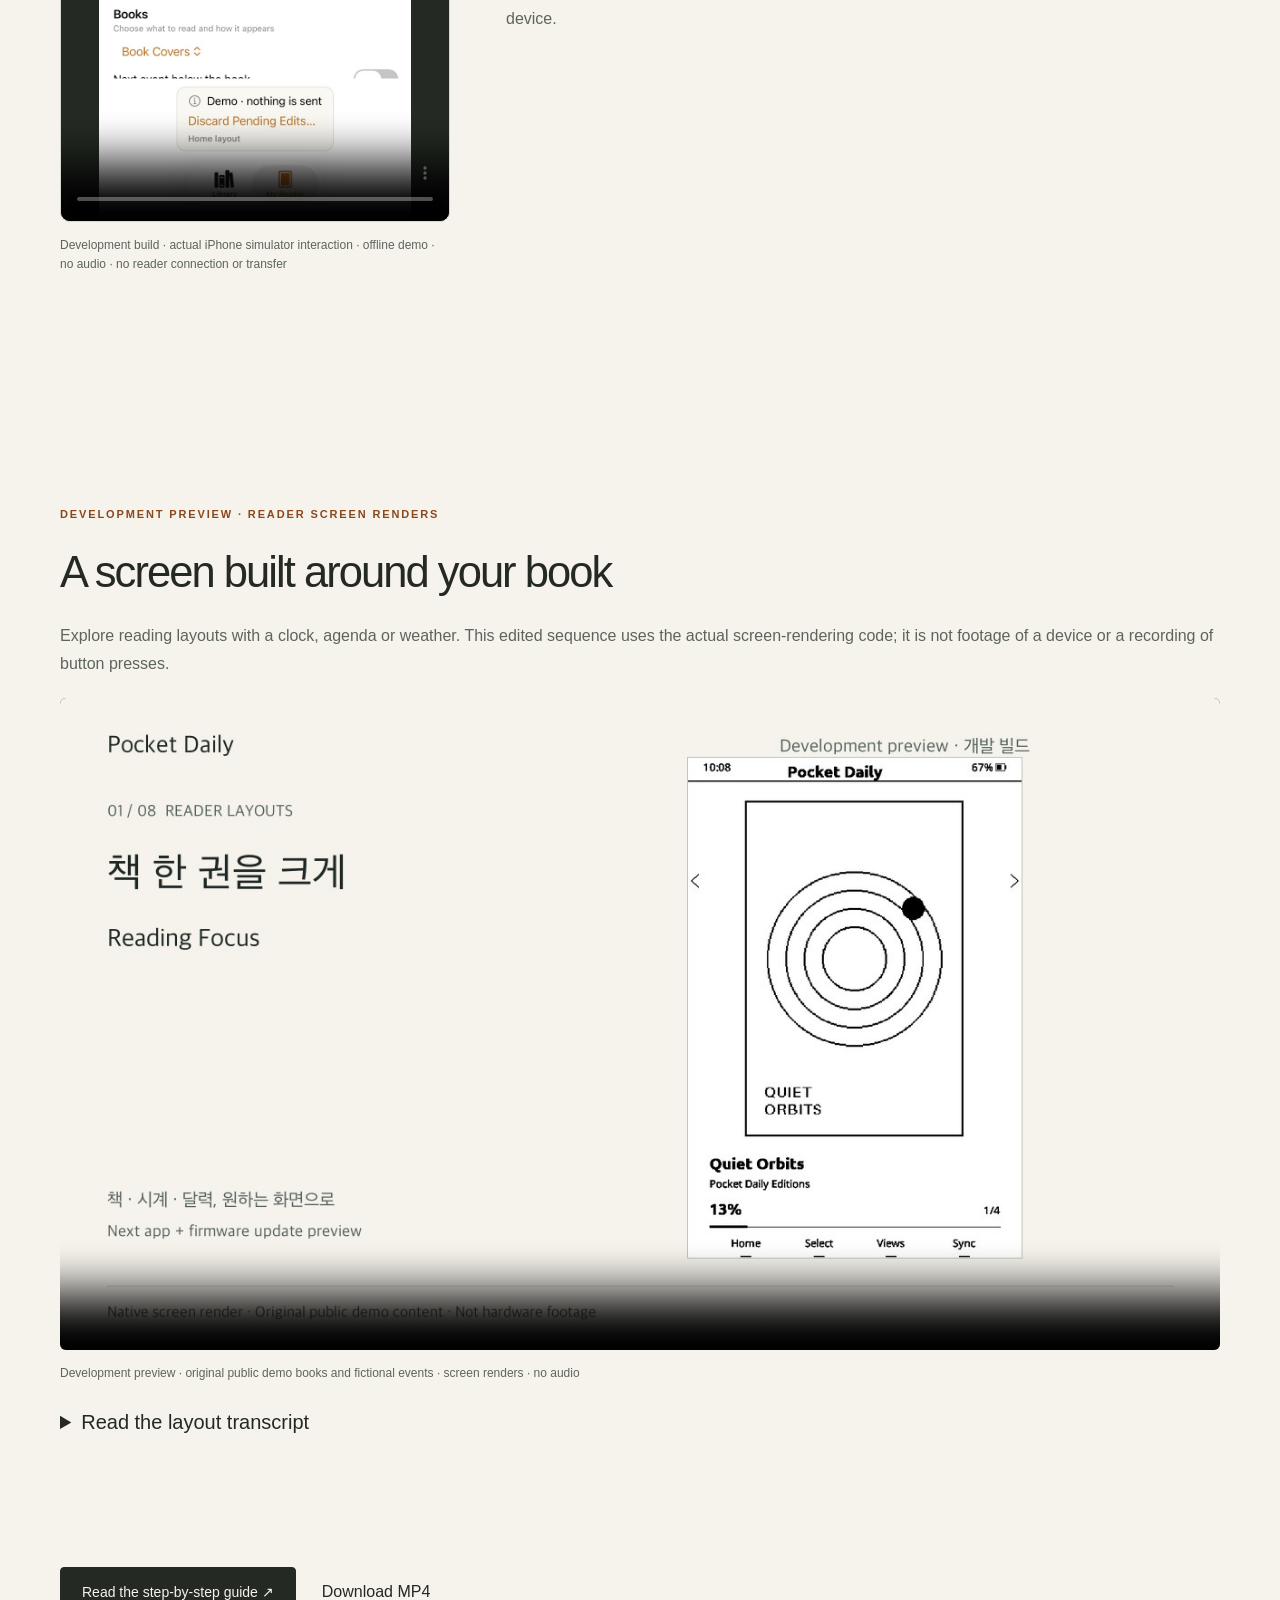
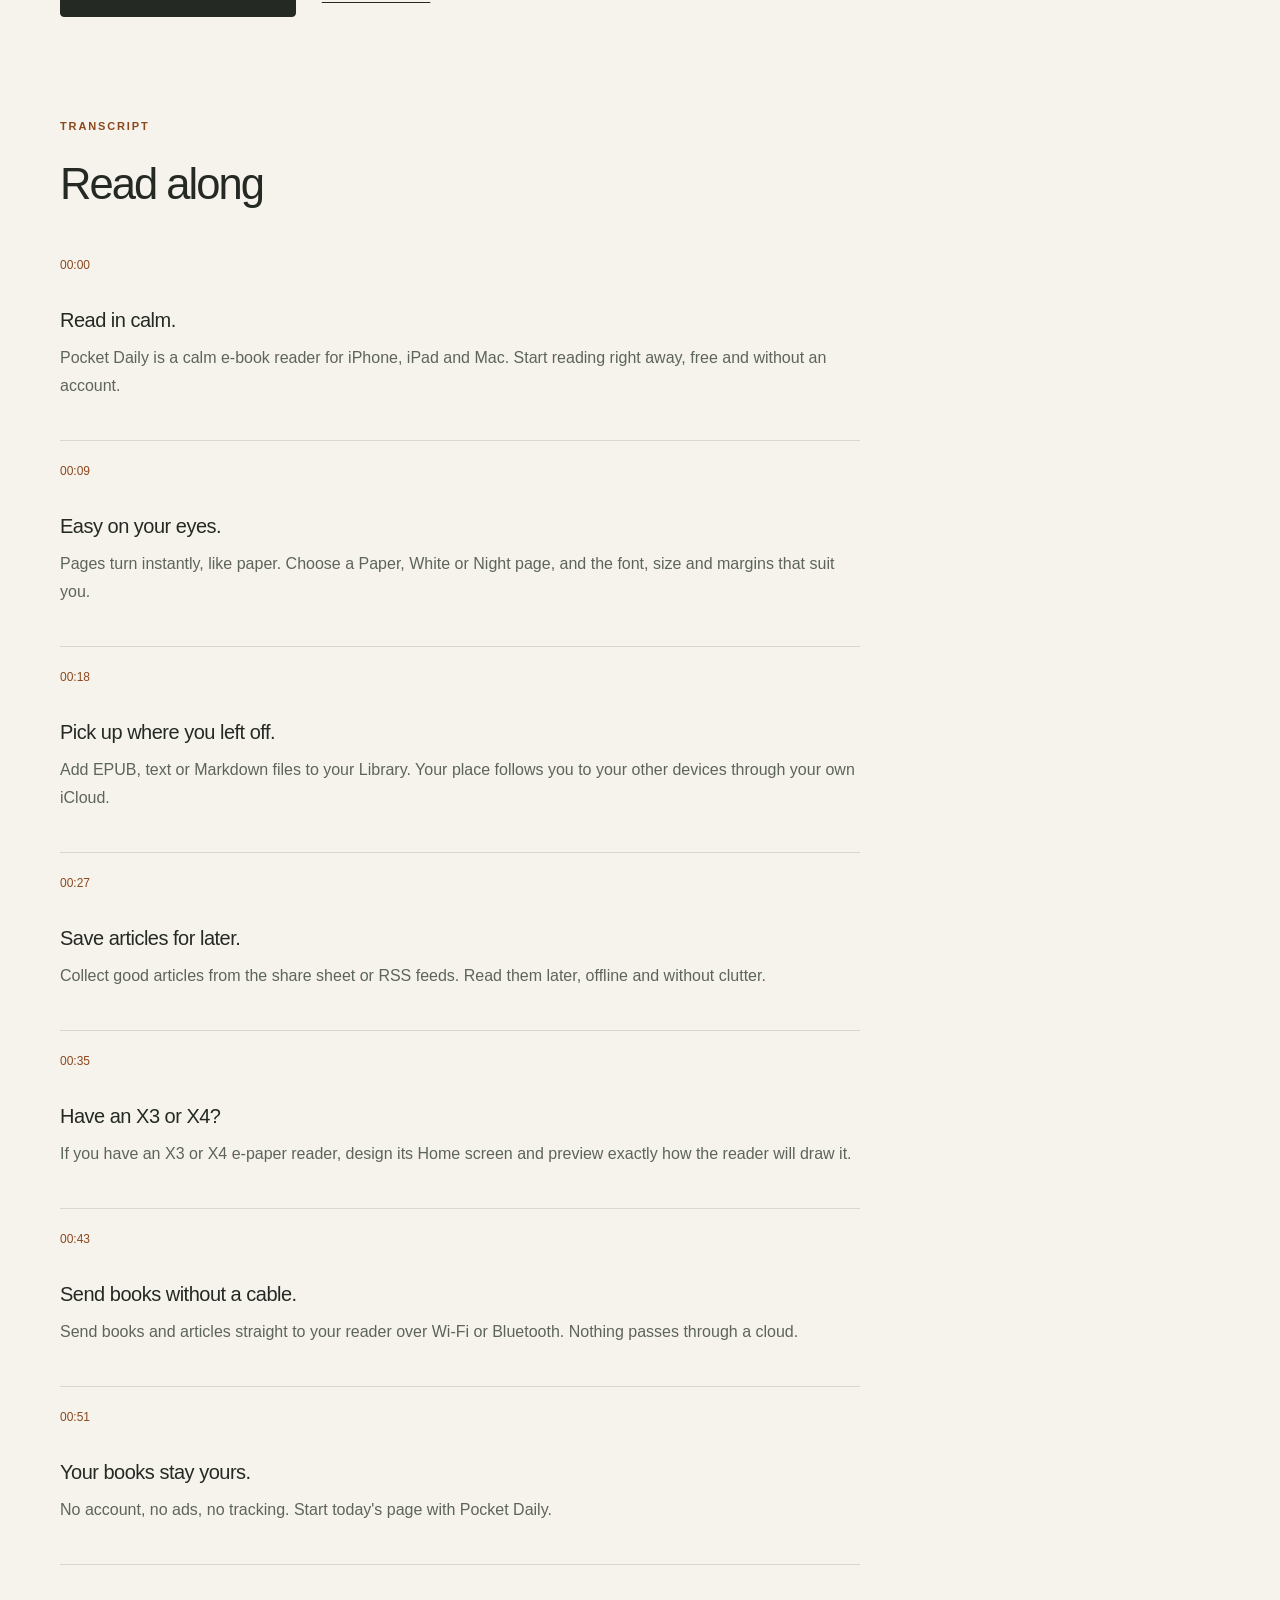
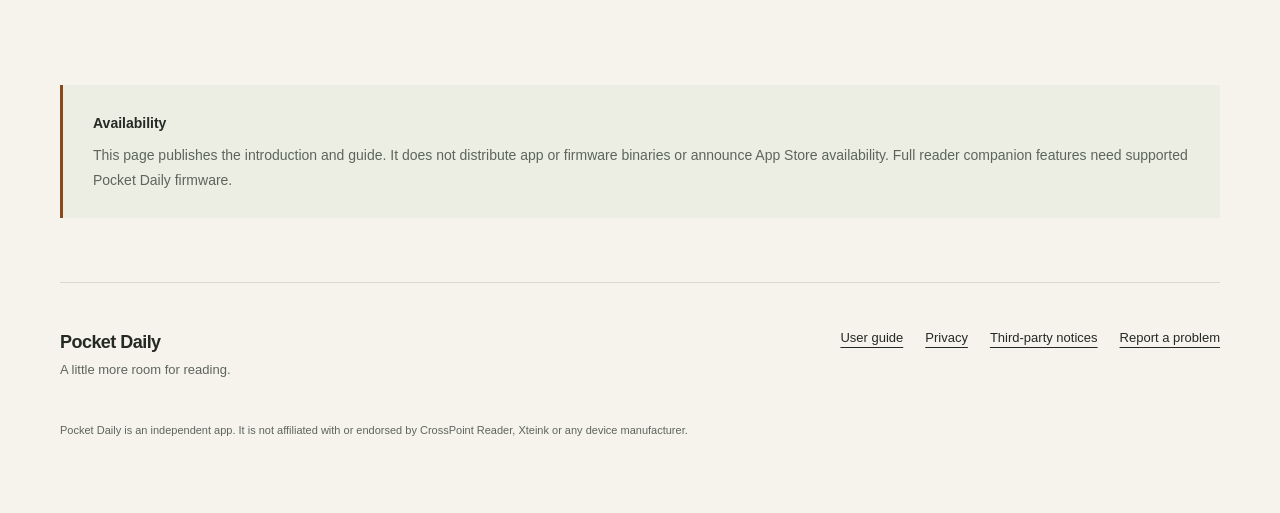
<file: watch/index.html>
<!doctype html>
<html lang="en"><head>
<meta charset="utf-8"><meta name="viewport" content="width=device-width, initial-scale=1">
<meta name="description" content="Start with the one-minute introduction, then watch actual app reading and transfer preparation and the clearly labelled previews of the next reader layouts. Korean and English captions are available.">
<meta name="theme-color" content="#f6f3ec">
<title>See Pocket Daily in use. · Pocket Daily</title>
<link rel="canonical" href="https://pocket-daily.foundby.kr/watch/">
<link rel="alternate" hreflang="en" href="https://pocket-daily.foundby.kr/watch/">
<link rel="alternate" hreflang="ko" href="https://pocket-daily.foundby.kr/ko/watch/">
<link rel="alternate" hreflang="x-default" href="https://pocket-daily.foundby.kr/watch/">
<meta property="og:type" content="website"><meta property="og:title" content="See Pocket Daily in use. · Pocket Daily">
<meta property="og:description" content="Start with the one-minute introduction, then watch actual app reading and transfer preparation and the clearly labelled previews of the next reader layouts. Korean and English captions are available."><meta property="og:url" content="https://pocket-daily.foundby.kr/watch/">
<meta property="og:image" content="https://pocket-daily.foundby.kr/media/intro-poster.jpg?v=6abee70e9a23">
<link rel="icon" type="image/svg+xml" href="../assets/mark.svg?v=72b43a02a0c7">
<link rel="stylesheet" href="../styles.css?v=7a7fda028a2c"><script src="../site.js?v=1cc2f9434381" defer></script>
</head><body>
<a class="skip" href="#main">Skip to content</a>
<header class="site-header"><a class="brand" href="../"><img src="../assets/mark.svg?v=72b43a02a0c7" width="26" height="32" alt="">Pocket Daily</a>
<nav aria-label="Main navigation"><a href="../guide/">Guide</a><a href="./" aria-current="page">Watch</a><a href="../support/">Support</a><a class="language" href="../ko/watch/" lang="ko" hreflang="ko">한국어</a></nav></header>
<main id="main"><section class="page-heading"><p class="eyebrow">THE INTRODUCTION</p><h1>See Pocket Daily in use.</h1><p class="lead">Start with the one-minute introduction, then watch actual app reading and transfer preparation and the clearly labelled previews of the next reader layouts. Korean and English captions are available.</p></section>
<section id="introduction" class="section"><p class="eyebrow">THE EDITED INTRODUCTION</p><h2>Pocket Daily in one minute</h2><figure class="film"><video controls playsinline preload="metadata" poster="../media/intro-poster.jpg?v=6abee70e9a23" aria-label="Pocket Daily introduction video"><source src="../media/pocket-daily-intro.mp4?v=bc9bd4b32b94" type="video/mp4"><track kind="captions" src="../media/intro-ko.vtt?v=fa5bfa9c3ce9" srclang="ko" label="한국어" ><track kind="subtitles" src="../media/intro-en.vtt?v=ca80f6a55786" srclang="en" label="English" default><p><a href="../media/pocket-daily-intro.mp4?v=bc9bd4b32b94">Download the video</a></p></video><figcaption>An edited introduction using actual development-build demo screenshots · synthesized Korean narration · not a hardware filming or interaction recording.</figcaption></figure></section><section id="app-workflow" class="app-workflow"><p class="eyebrow">ACTUAL APP RECORDING</p><h2>One article, from saving<br>to reading to ready.</h2><div class="workflow-recording"><figure><video controls playsinline preload="metadata" poster="../media/app-workflow-poster.jpg?v=e5dbe32c0b35" aria-label="Actual app save, read and prepare recording"><source src="../media/app-workflow.mp4?v=f51d4303b357" type="video/mp4"><track kind="captions" src="../media/app-workflow-ko.vtt?v=20fbc3d7bb93" srclang="ko" label="한국어" ><track kind="subtitles" src="../media/app-workflow-en.vtt?v=999ee4c57cc8" srclang="en" label="English" default></video><figcaption>Actual app interaction on an iPhone simulator · no audio · original example text</figcaption></figure><div><h3>What this recording shows</h3><ol><li>Saving original text in Articles</li><li>Opening that same text in the actual reader</li><li>Preparing Send to Reader with that article still selected</li></ol><p>No reader was connected. This does not demonstrate completed delivery, an X3/X4 display update or a cross-device reading handoff. The final Connect Reader screen still requires connection and Send.</p><a href="../guide/#send">How to connect and send →</a></div></div></section><section id="app-themes" class="section"><p class="eyebrow">DEVELOPMENT BUILD · ACTUAL APP RECORDING</p><h2>Choose a layout in the app</h2><p>Use the actual app’s Choose a Home Layout menu to choose Reading Focus, Book + Clock, Book + Agenda and Calendar. The separate render sequence below gives a closer look at the reader layouts.</p><div class="workflow-recording"><figure><video controls playsinline preload="metadata" poster="../media/app-themes-poster.jpg?v=b63d5c6d3872" aria-label="Actual app demo layout selection recording"><source src="../media/app-themes.mp4?v=cf8b08594067" type="video/mp4"><track kind="captions" src="../media/app-themes-ko.vtt?v=8a206fe1365f" srclang="ko" label="한국어" ><track kind="subtitles" src="../media/app-themes-en.vtt?v=975d29472ad1" srclang="en" label="English" default></video><figcaption>Development build · actual iPhone simulator interaction · offline demo · no audio · no reader connection or transfer</figcaption></figure><div><h3>Preview, then choose</h3><ol><li><strong>Reading Focus</strong> — Reading Focus gives one book the main view.</li><li><strong>Book + Clock</strong> — Choose Book + Clock in the same app to add a small clock.</li><li><strong>Book + Agenda</strong> — Book + Agenda keeps the book and next event together.</li><li><strong>Calendar</strong> — Choose Calendar explicitly as a separate view.</li></ol><p>Supported layout changes save automatically on a connected reader. Demo mode never changes a device.</p></div></div></section><section id="reader-layouts" class="section"><p class="eyebrow">DEVELOPMENT PREVIEW · READER SCREEN RENDERS</p><h2>A screen built around your book</h2><p>Explore reading layouts with a clock, agenda or weather. This edited sequence uses the actual screen-rendering code; it is not footage of a device or a recording of button presses.</p><figure class="film"><video controls playsinline preload="metadata" poster="../media/reader-layouts-poster.jpg?v=b1342d8a38a7" aria-label="Reader layout render walkthrough"><source src="../media/reader-layouts.mp4?v=7151a64d661f" type="video/mp4"><track kind="captions" src="../media/reader-layouts-ko.vtt?v=01ceec967fc3" srclang="ko" label="한국어" ><track kind="subtitles" src="../media/reader-layouts-en.vtt?v=89a1c8e7b510" srclang="en" label="English" default></video><figcaption>Development preview · original public demo books and fictional events · screen renders · no audio</figcaption></figure><details class="layout-transcript"><summary>Read the layout transcript</summary><ol><li><strong>Reading Focus</strong> — Development preview. Give the selected book a large cover.</li><li><strong>Choose another book</strong> — Page keys move between your selected books within the reading view.</li><li><strong>Open Views</strong> — Choose Calendar in Views. Rendered screens, not recorded button presses.</li><li><strong>Calendar</strong> — Select a date in Calendar. Events shown are fictional demo data.</li><li><strong>Book + Clock</strong> — Another layout example: Book + Clock keeps a small clock above the book cover.</li><li><strong>Book + Agenda</strong> — Keep your book and the next event together. Events shown are fictional demo data.</li><li><strong>Book + Weather</strong> — Add weather alongside your reading. Weather shown is sample data.</li><li><strong>Reading List</strong> — Compare your selected books and saved reading progress in a list.</li></ol></details></section>
<div class="actions"><a class="button" href="../guide/">Read the step-by-step guide ↗</a><a href="../media/pocket-daily-intro.mp4?v=bc9bd4b32b94" download>Download MP4</a></div>
<section class="section transcript"><p class="eyebrow">TRANSCRIPT</p><h2>Read along</h2><article><p class="time">00:00</p><h3>Read in calm.</h3><p>Pocket Daily is a calm e-book reader for iPhone, iPad and Mac. Start reading right away, free and without an account.</p></article><article><p class="time">00:09</p><h3>Easy on your eyes.</h3><p>Pages turn instantly, like paper. Choose a Paper, White or Night page, and the font, size and margins that suit you.</p></article><article><p class="time">00:18</p><h3>Pick up where you left off.</h3><p>Add EPUB, text or Markdown files to your Library. Your place follows you to your other devices through your own iCloud.</p></article><article><p class="time">00:27</p><h3>Save articles for later.</h3><p>Collect good articles from the share sheet or RSS feeds. Read them later, offline and without clutter.</p></article><article><p class="time">00:35</p><h3>Have an X3 or X4?</h3><p>If you have an X3 or X4 e-paper reader, design its Home screen and preview exactly how the reader will draw it.</p></article><article><p class="time">00:43</p><h3>Send books without a cable.</h3><p>Send books and articles straight to your reader over Wi-Fi or Bluetooth. Nothing passes through a cloud.</p></article><article><p class="time">00:51</p><h3>Your books stay yours.</h3><p>No account, no ads, no tracking. Start today&#x27;s page with Pocket Daily.</p></article></section>
<aside class="notice"><strong>Availability</strong><p>This page publishes the introduction and guide. It does not distribute app or firmware binaries or announce App Store availability. Full reader companion features need supported Pocket Daily firmware.</p></aside></main>
<footer class="site-footer"><div><a class="brand" href="../">Pocket Daily</a><p>A little more room for reading.</p></div>
<div class="footer-links"><a href="../guide/">User guide</a><a href="../privacy/">Privacy</a><a href="../notices/">Third-party notices</a><a href="https://github.com/puritysb/pocket-daily-site/issues">Report a problem</a></div>
<p class="independent">Pocket Daily is an independent app. It is not affiliated with or endorsed by CrossPoint Reader, Xteink or any device manufacturer.</p></footer>
</body></html>
</file>
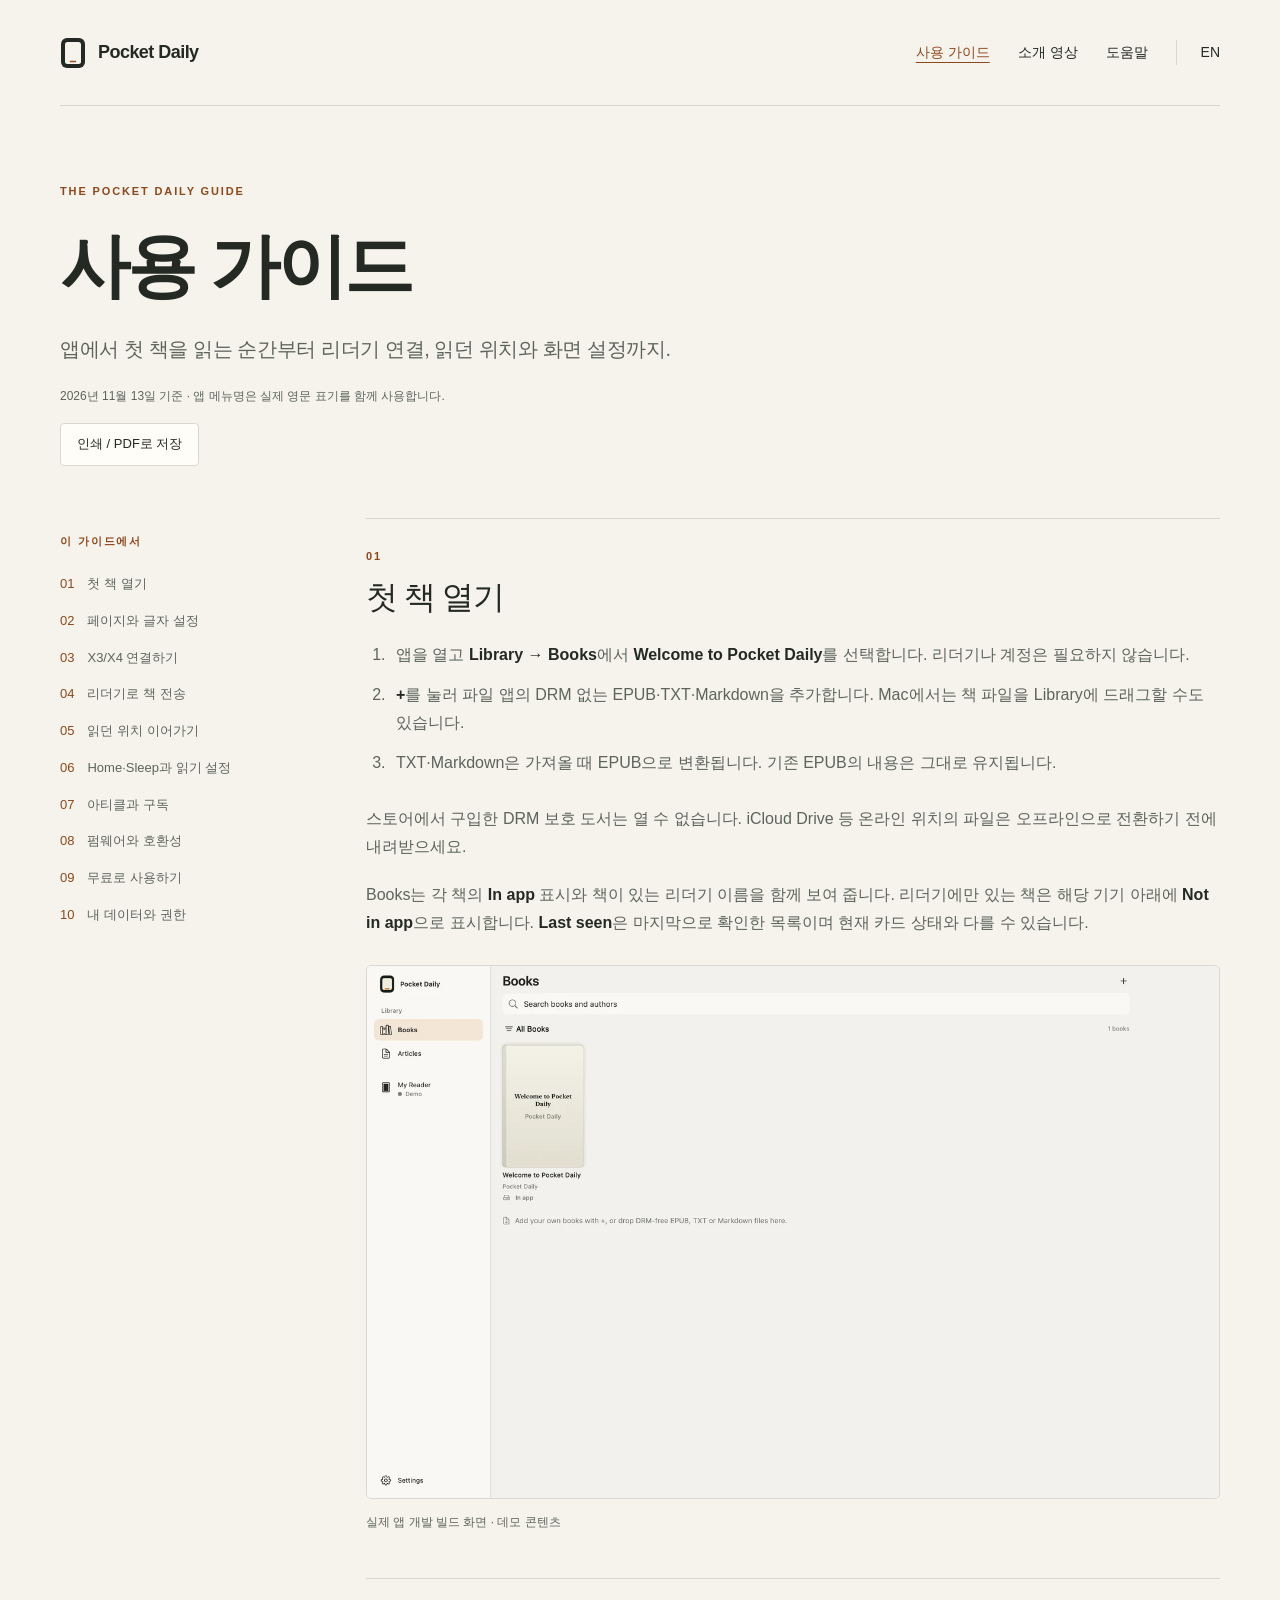
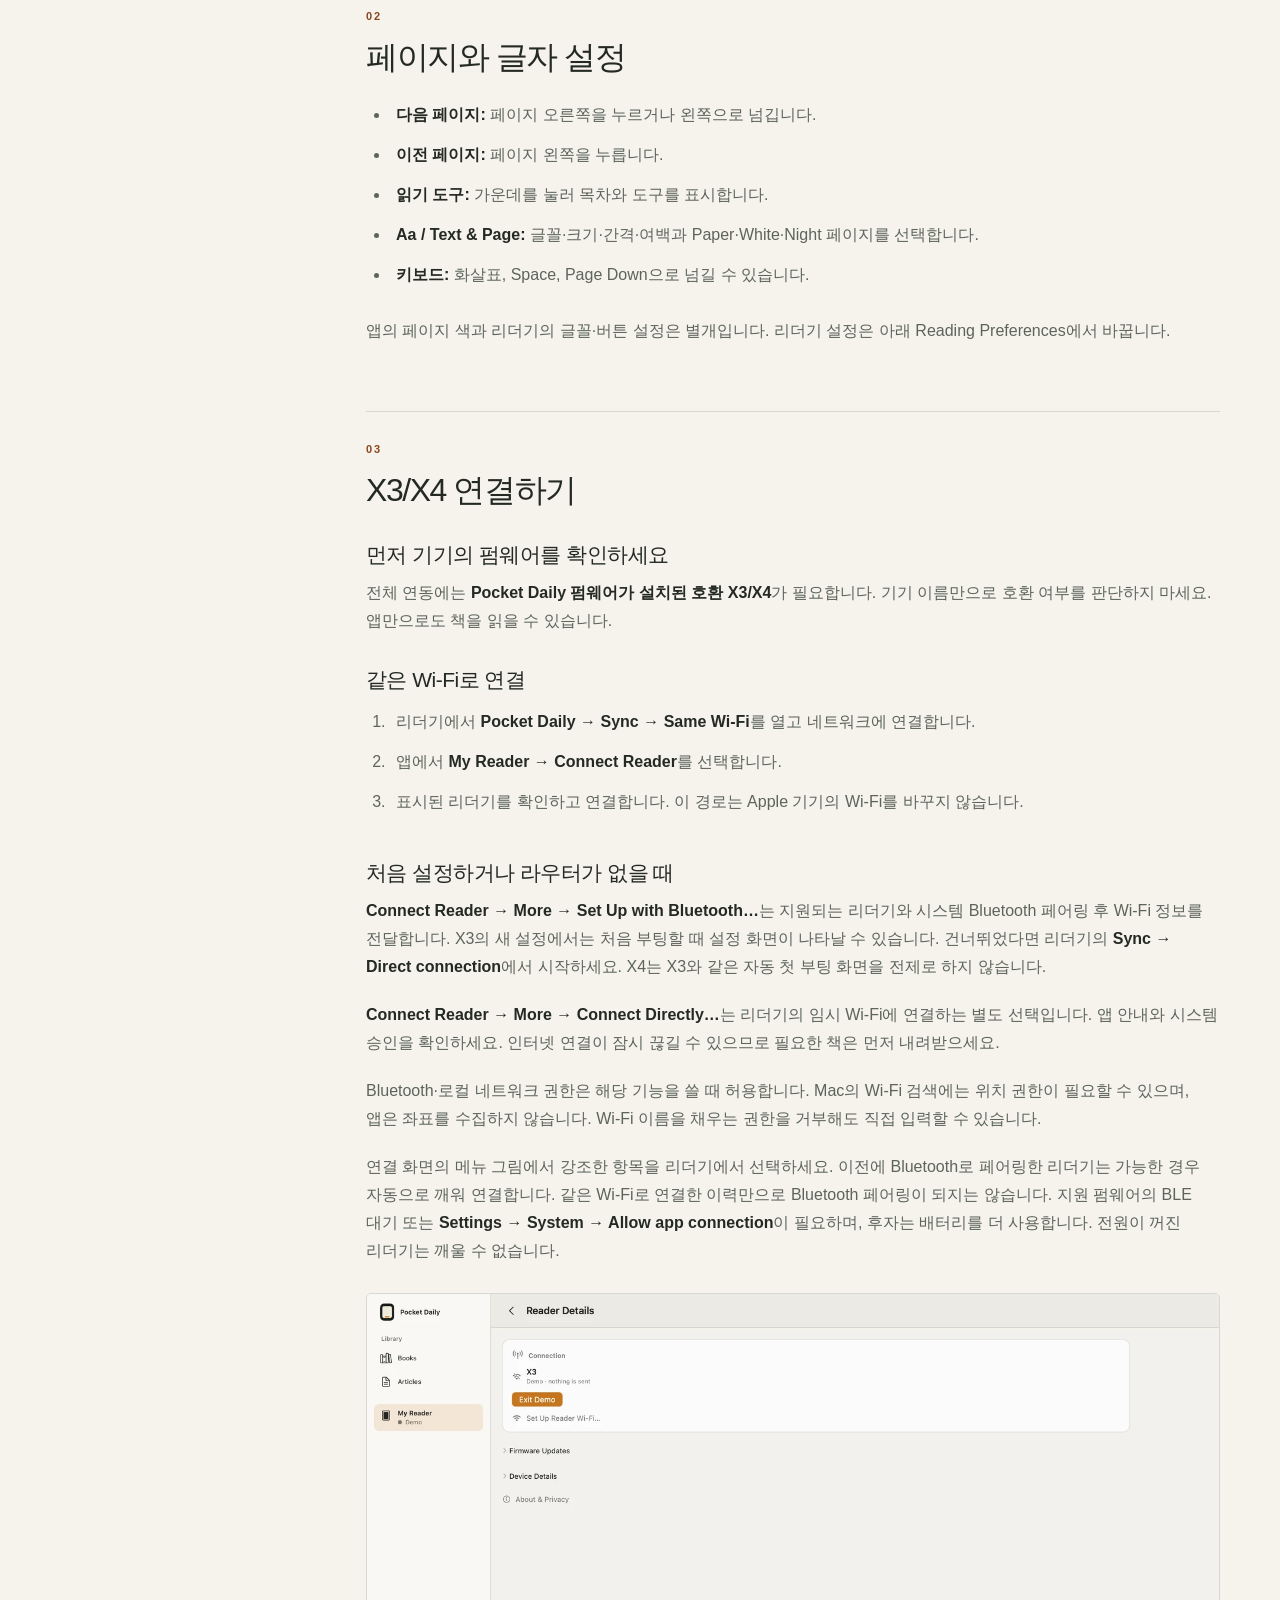
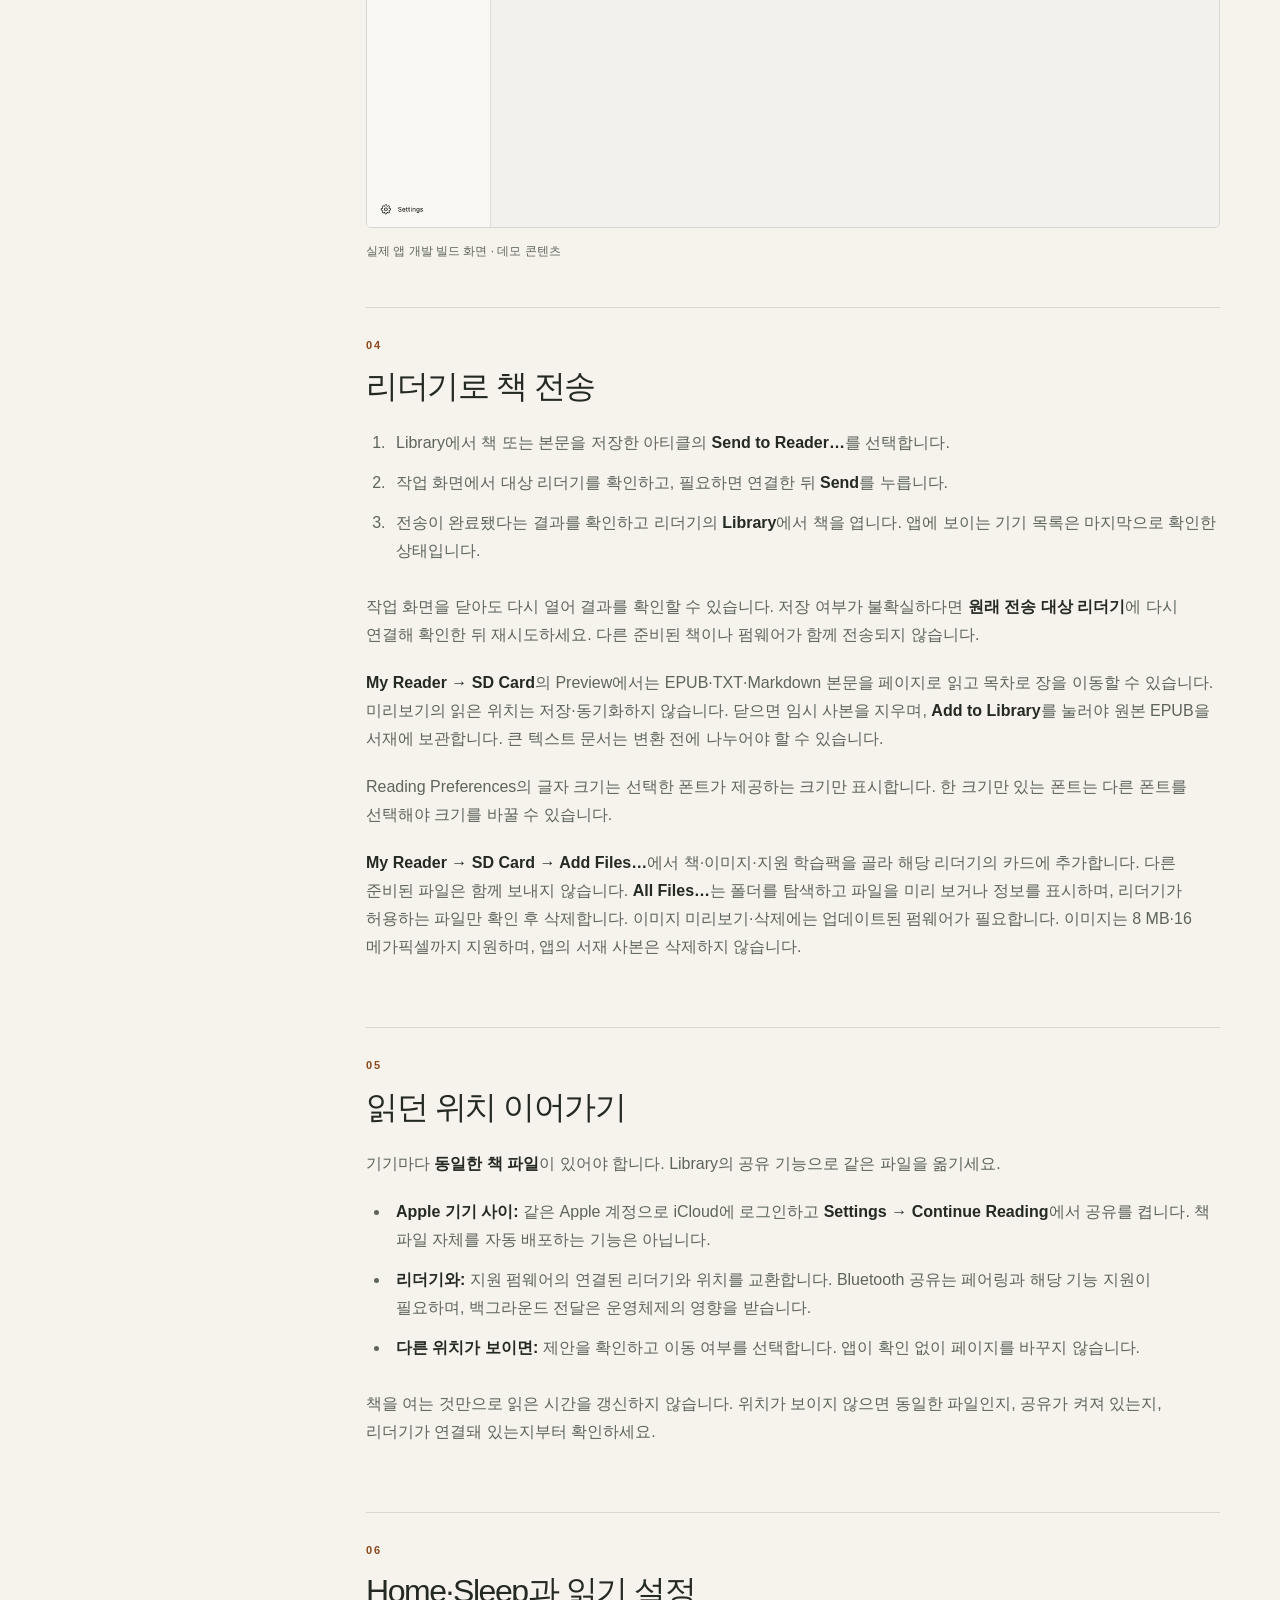
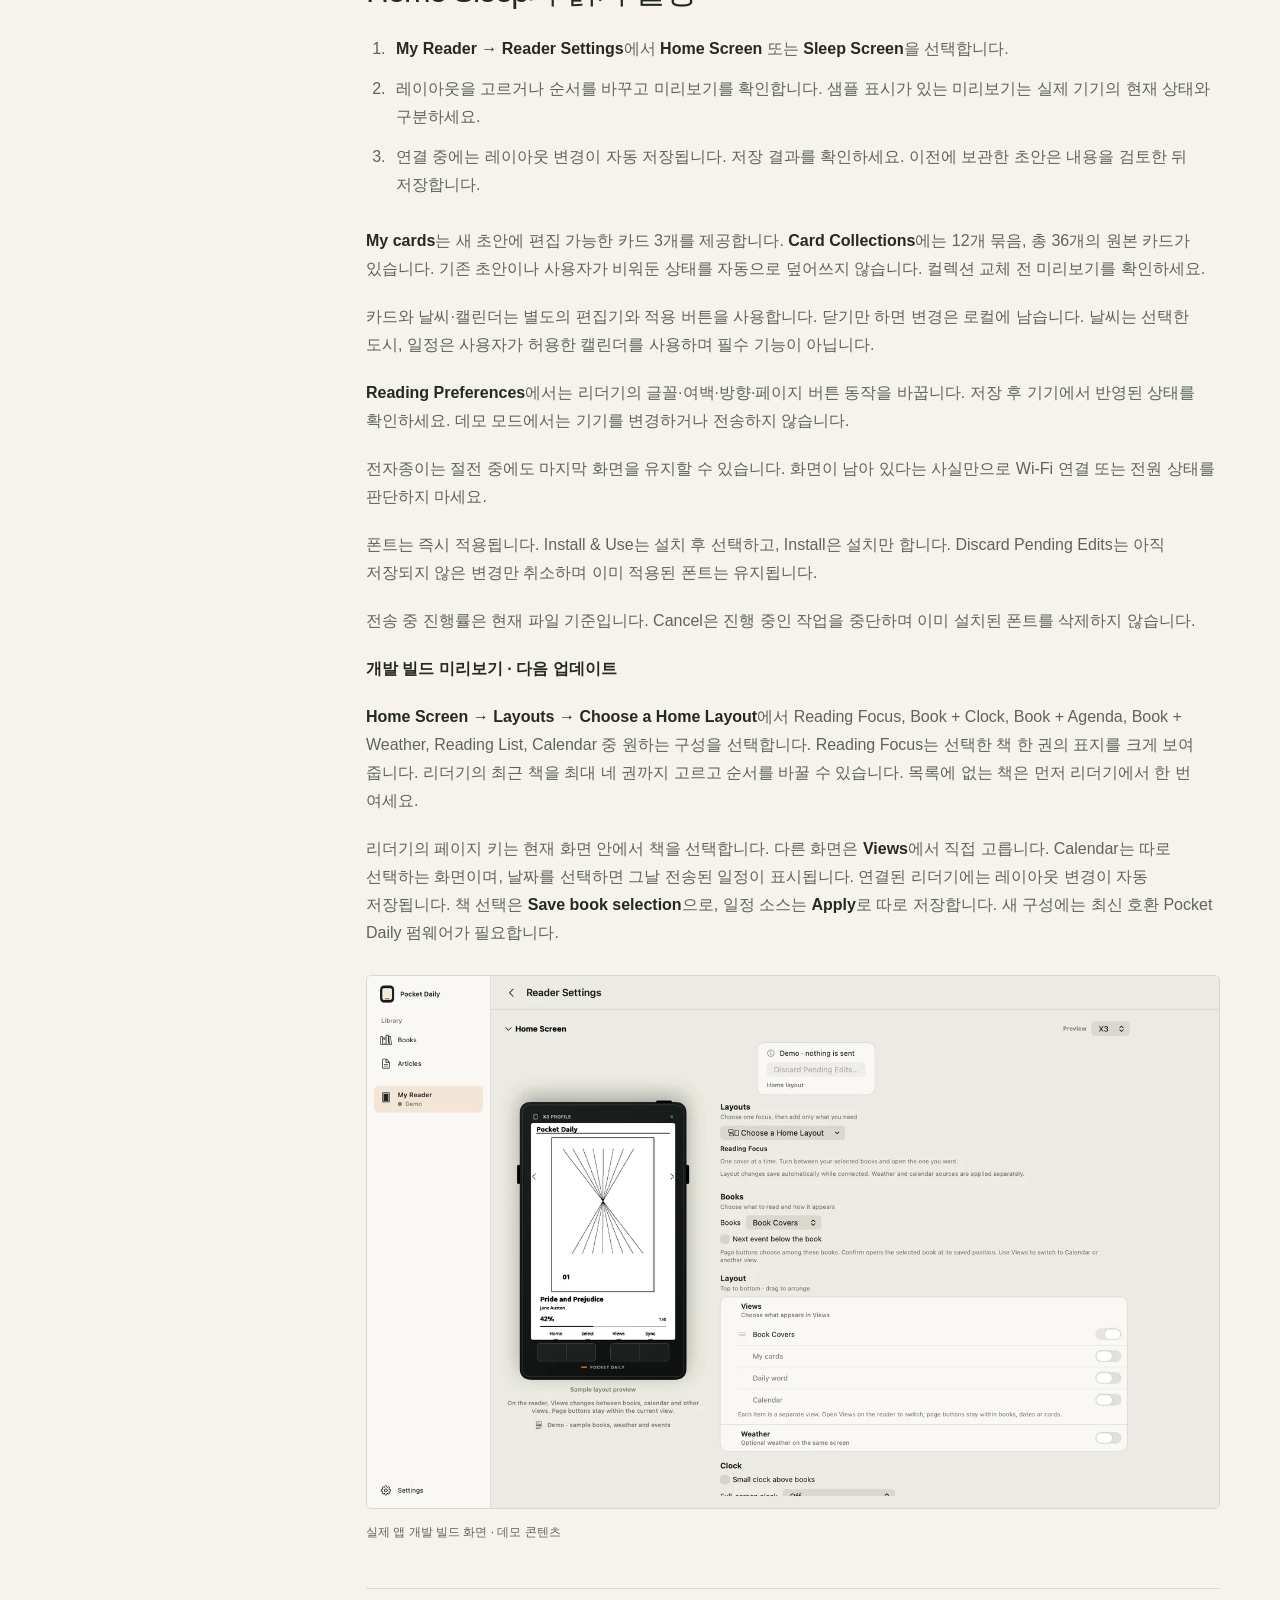
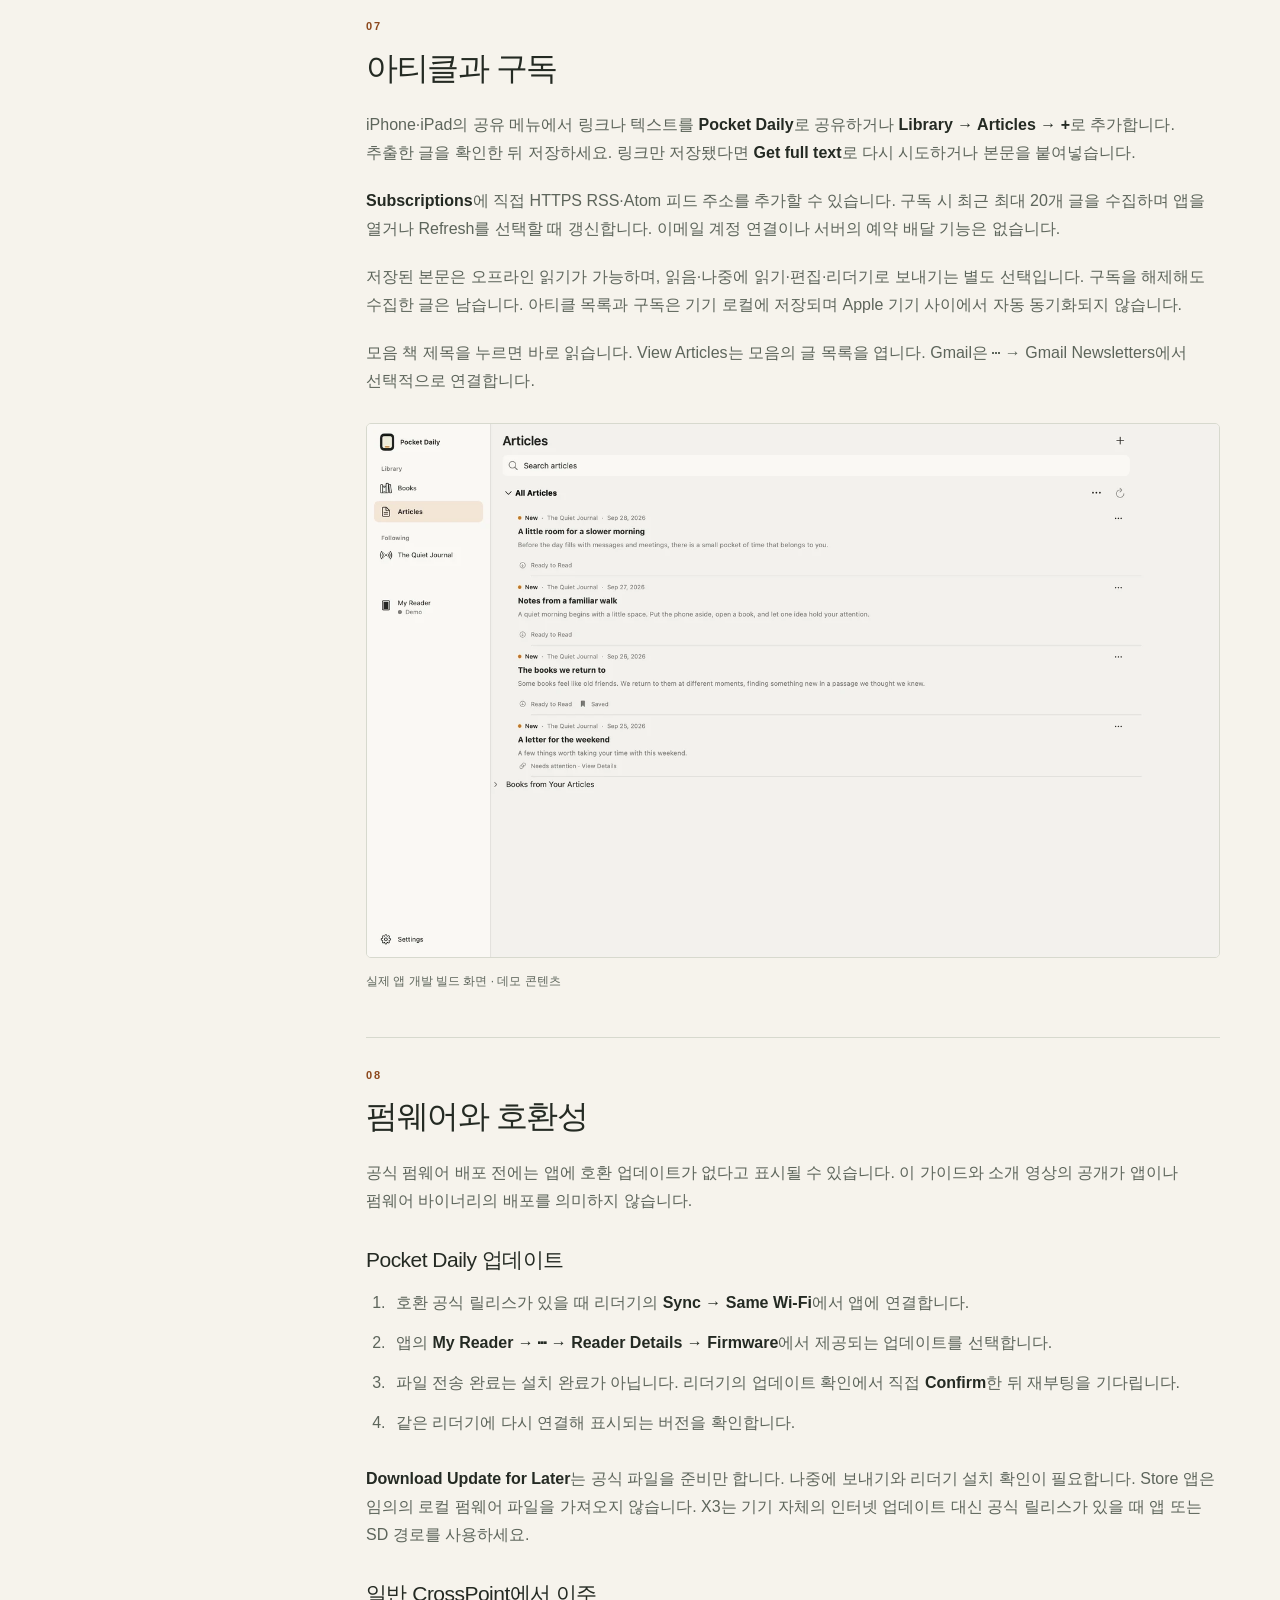
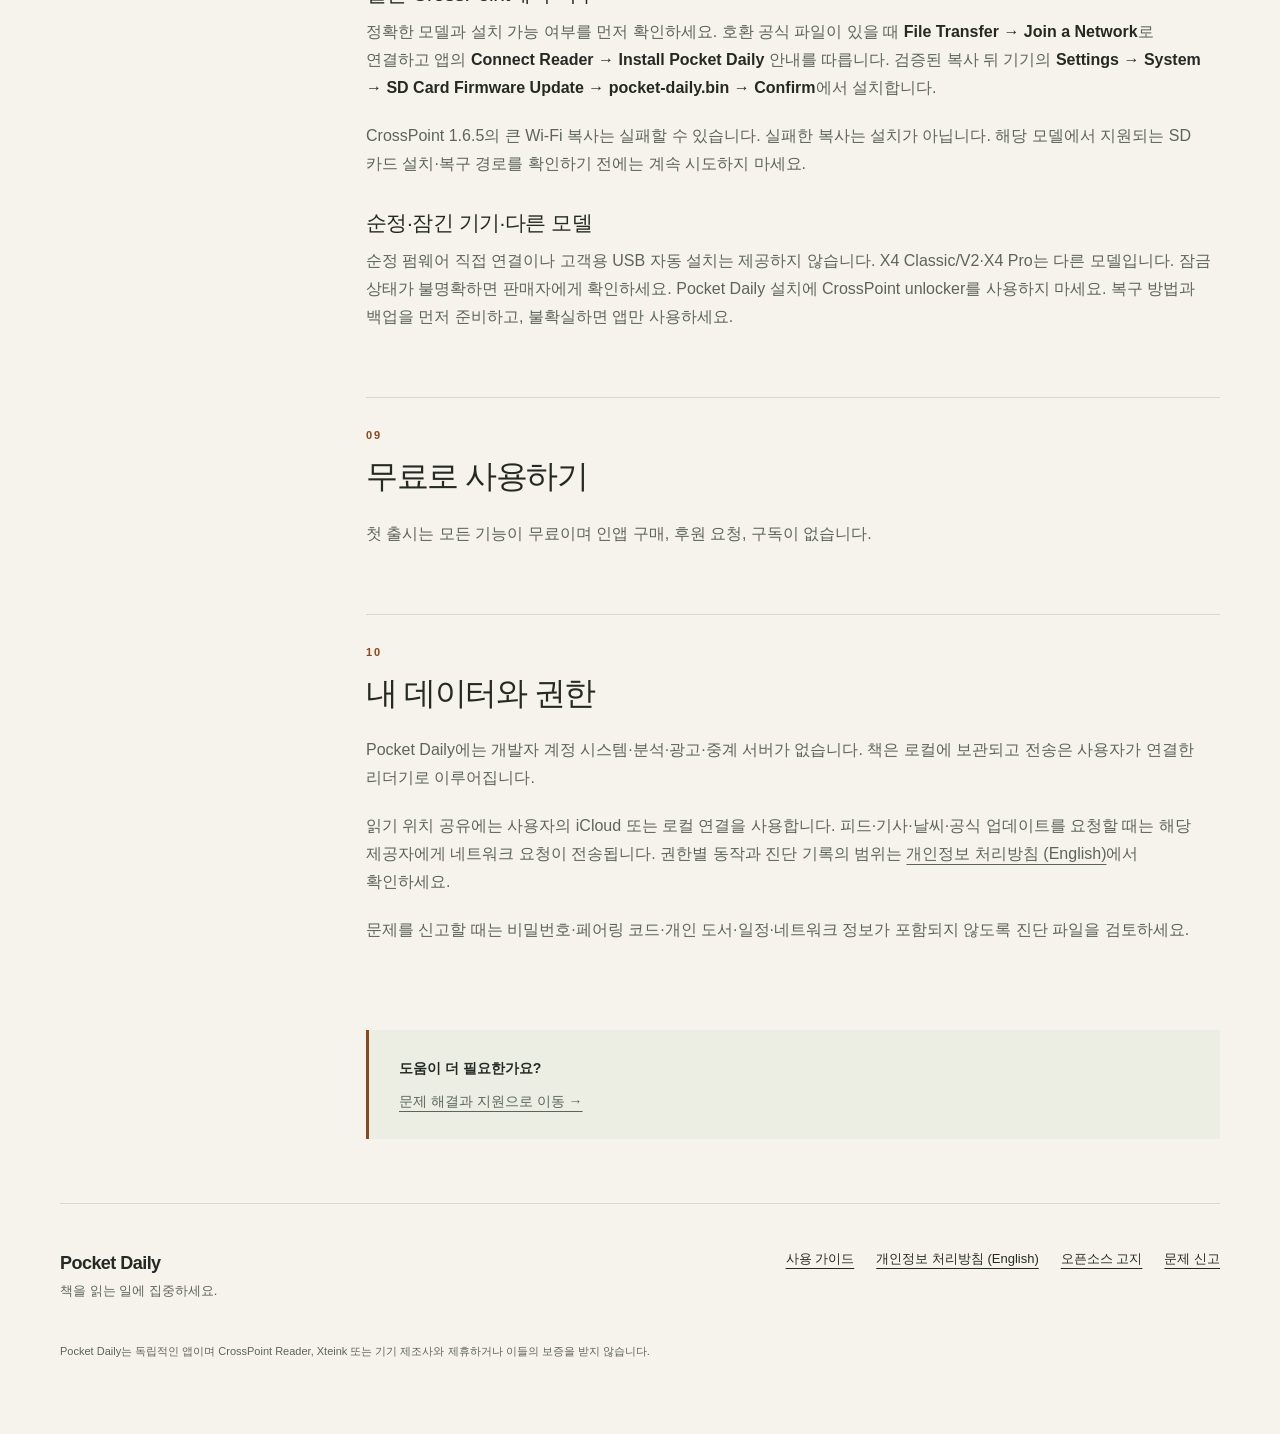
<file: ko/guide/index.html>
<!doctype html>
<html lang="ko"><head>
<meta charset="utf-8"><meta name="viewport" content="width=device-width, initial-scale=1">
<meta name="description" content="앱에서 첫 책을 읽는 순간부터 리더기 연결, 읽던 위치와 화면 설정까지.">
<meta name="theme-color" content="#f6f3ec">
<title>사용 가이드 · Pocket Daily</title>
<link rel="canonical" href="https://pocket-daily.foundby.kr/ko/guide/">
<link rel="alternate" hreflang="en" href="https://pocket-daily.foundby.kr/guide/">
<link rel="alternate" hreflang="ko" href="https://pocket-daily.foundby.kr/ko/guide/">
<link rel="alternate" hreflang="x-default" href="https://pocket-daily.foundby.kr/guide/">
<meta property="og:type" content="website"><meta property="og:title" content="사용 가이드 · Pocket Daily">
<meta property="og:description" content="앱에서 첫 책을 읽는 순간부터 리더기 연결, 읽던 위치와 화면 설정까지."><meta property="og:url" content="https://pocket-daily.foundby.kr/ko/guide/">
<meta property="og:image" content="https://pocket-daily.foundby.kr/media/intro-poster.jpg?v=6abee70e9a23">
<link rel="icon" type="image/svg+xml" href="../../assets/mark.svg?v=72b43a02a0c7">
<link rel="stylesheet" href="../../styles.css?v=7a7fda028a2c"><script src="../../site.js?v=1cc2f9434381" defer></script>
</head><body>
<a class="skip" href="#main">본문으로 건너뛰기</a>
<header class="site-header"><a class="brand" href="../"><img src="../../assets/mark.svg?v=72b43a02a0c7" width="26" height="32" alt="">Pocket Daily</a>
<nav aria-label="주 메뉴"><a href="./" aria-current="page">사용 가이드</a><a href="../watch/">소개 영상</a><a href="../support/">도움말</a><a class="language" href="../../guide/" lang="en" hreflang="en">EN</a></nav></header>
<main id="main"><section class="page-heading"><p class="eyebrow">THE POCKET DAILY GUIDE</p><h1>사용 가이드</h1><p class="lead">앱에서 첫 책을 읽는 순간부터 리더기 연결, 읽던 위치와 화면 설정까지.</p><p class="meta">2026년 11월 13일 기준 · 앱 메뉴명은 실제 영문 표기를 함께 사용합니다.</p><button class="print-button" data-print>인쇄 / PDF로 저장</button></section>
<div class="manual"><aside class="contents"><p class="eyebrow">이 가이드에서</p><nav aria-label="가이드 목차"><a href="#start">01 <span>첫 책 열기</span></a><a href="#reading">02 <span>페이지와 글자 설정</span></a><a href="#connect">03 <span>X3/X4 연결하기</span></a><a href="#send">04 <span>리더기로 책 전송</span></a><a href="#continue">05 <span>읽던 위치 이어가기</span></a><a href="#screens">06 <span>Home·Sleep과 읽기 설정</span></a><a href="#articles">07 <span>아티클과 구독</span></a><a href="#firmware">08 <span>펌웨어와 호환성</span></a><a href="#support-development">09 <span>무료로 사용하기</span></a><a href="#privacy">10 <span>내 데이터와 권한</span></a></nav></aside><div class="chapters"><section id="start" class="chapter"><p class="eyebrow">01</p><h2>첫 책 열기</h2><ol><li>앱을 열고 <strong>Library → Books</strong>에서 <strong>Welcome to Pocket Daily</strong>를 선택합니다. 리더기나 계정은 필요하지 않습니다.</li><li><strong>+</strong>를 눌러 파일 앱의 DRM 없는 EPUB·TXT·Markdown을 추가합니다. Mac에서는 책 파일을 Library에 드래그할 수도 있습니다.</li><li>TXT·Markdown은 가져올 때 EPUB으로 변환됩니다. 기존 EPUB의 내용은 그대로 유지됩니다.</li></ol><p>스토어에서 구입한 DRM 보호 도서는 열 수 없습니다. iCloud Drive 등 온라인 위치의 파일은 오프라인으로 전환하기 전에 내려받으세요.</p><p>Books는 각 책의 <strong>In app</strong> 표시와 책이 있는 리더기 이름을 함께 보여 줍니다. 리더기에만 있는 책은 해당 기기 아래에 <strong>Not in app</strong>으로 표시합니다. <strong>Last seen</strong>은 마지막으로 확인한 목록이며 현재 카드 상태와 다를 수 있습니다.</p><figure><img class="" src="../../assets/screens/library.webp?v=1414acbc9c89" alt="Pocket Daily library — actual app, demo content" loading="lazy" decoding="async"><figcaption>실제 앱 개발 빌드 화면 · 데모 콘텐츠</figcaption></figure></section><section id="reading" class="chapter"><p class="eyebrow">02</p><h2>페이지와 글자 설정</h2><ul><li><strong>다음 페이지:</strong> 페이지 오른쪽을 누르거나 왼쪽으로 넘깁니다.</li><li><strong>이전 페이지:</strong> 페이지 왼쪽을 누릅니다.</li><li><strong>읽기 도구:</strong> 가운데를 눌러 목차와 도구를 표시합니다.</li><li><strong>Aa / Text &amp; Page:</strong> 글꼴·크기·간격·여백과 Paper·White·Night 페이지를 선택합니다.</li><li><strong>키보드:</strong> 화살표, Space, Page Down으로 넘길 수 있습니다.</li></ul><p>앱의 페이지 색과 리더기의 글꼴·버튼 설정은 별개입니다. 리더기 설정은 아래 Reading Preferences에서 바꿉니다.</p></section><section id="connect" class="chapter"><p class="eyebrow">03</p><h2>X3/X4 연결하기</h2><h3>먼저 기기의 펌웨어를 확인하세요</h3><p>전체 연동에는 <strong>Pocket Daily 펌웨어가 설치된 호환 X3/X4</strong>가 필요합니다. 기기 이름만으로 호환 여부를 판단하지 마세요. 앱만으로도 책을 읽을 수 있습니다.</p><h3>같은 Wi-Fi로 연결</h3><ol><li>리더기에서 <strong>Pocket Daily → Sync → Same Wi-Fi</strong>를 열고 네트워크에 연결합니다.</li><li>앱에서 <strong>My Reader → Connect Reader</strong>를 선택합니다.</li><li>표시된 리더기를 확인하고 연결합니다. 이 경로는 Apple 기기의 Wi-Fi를 바꾸지 않습니다.</li></ol><h3>처음 설정하거나 라우터가 없을 때</h3><p><strong>Connect Reader → More → Set Up with Bluetooth…</strong>는 지원되는 리더기와 시스템 Bluetooth 페어링 후 Wi-Fi 정보를 전달합니다. X3의 새 설정에서는 처음 부팅할 때 설정 화면이 나타날 수 있습니다. 건너뛰었다면 리더기의 <strong>Sync → Direct connection</strong>에서 시작하세요. X4는 X3와 같은 자동 첫 부팅 화면을 전제로 하지 않습니다.</p><p><strong>Connect Reader → More → Connect Directly…</strong>는 리더기의 임시 Wi-Fi에 연결하는 별도 선택입니다. 앱 안내와 시스템 승인을 확인하세요. 인터넷 연결이 잠시 끊길 수 있으므로 필요한 책은 먼저 내려받으세요.</p><p>Bluetooth·로컬 네트워크 권한은 해당 기능을 쓸 때 허용합니다. Mac의 Wi-Fi 검색에는 위치 권한이 필요할 수 있으며, 앱은 좌표를 수집하지 않습니다. Wi-Fi 이름을 채우는 권한을 거부해도 직접 입력할 수 있습니다.</p><p>연결 화면의 메뉴 그림에서 강조한 항목을 리더기에서 선택하세요. 이전에 Bluetooth로 페어링한 리더기는 가능한 경우 자동으로 깨워 연결합니다. 같은 Wi-Fi로 연결한 이력만으로 Bluetooth 페어링이 되지는 않습니다. 지원 펌웨어의 BLE 대기 또는 <strong>Settings → System → Allow app connection</strong>이 필요하며, 후자는 배터리를 더 사용합니다. 전원이 꺼진 리더기는 깨울 수 없습니다.</p><figure><img class="" src="../../assets/screens/device.webp?v=1f798e5e8263" alt="Pocket Daily device — actual app, demo content" loading="lazy" decoding="async"><figcaption>실제 앱 개발 빌드 화면 · 데모 콘텐츠</figcaption></figure></section><section id="send" class="chapter"><p class="eyebrow">04</p><h2>리더기로 책 전송</h2><ol><li>Library에서 책 또는 본문을 저장한 아티클의 <strong>Send to Reader…</strong>를 선택합니다.</li><li>작업 화면에서 대상 리더기를 확인하고, 필요하면 연결한 뒤 <strong>Send</strong>를 누릅니다.</li><li>전송이 완료됐다는 결과를 확인하고 리더기의 <strong>Library</strong>에서 책을 엽니다. 앱에 보이는 기기 목록은 마지막으로 확인한 상태입니다.</li></ol><p>작업 화면을 닫아도 다시 열어 결과를 확인할 수 있습니다. 저장 여부가 불확실하다면 <strong>원래 전송 대상 리더기</strong>에 다시 연결해 확인한 뒤 재시도하세요. 다른 준비된 책이나 펌웨어가 함께 전송되지 않습니다.</p><p><strong>My Reader → SD Card</strong>의 Preview에서는 EPUB·TXT·Markdown 본문을 페이지로 읽고 목차로 장을 이동할 수 있습니다. 미리보기의 읽은 위치는 저장·동기화하지 않습니다. 닫으면 임시 사본을 지우며, <strong>Add to Library</strong>를 눌러야 원본 EPUB을 서재에 보관합니다. 큰 텍스트 문서는 변환 전에 나누어야 할 수 있습니다.</p><p>Reading Preferences의 글자 크기는 선택한 폰트가 제공하는 크기만 표시합니다. 한 크기만 있는 폰트는 다른 폰트를 선택해야 크기를 바꿀 수 있습니다.</p><p><strong>My Reader → SD Card → Add Files…</strong>에서 책·이미지·지원 학습팩을 골라 해당 리더기의 카드에 추가합니다. 다른 준비된 파일은 함께 보내지 않습니다. <strong>All Files…</strong>는 폴더를 탐색하고 파일을 미리 보거나 정보를 표시하며, 리더기가 허용하는 파일만 확인 후 삭제합니다. 이미지 미리보기·삭제에는 업데이트된 펌웨어가 필요합니다. 이미지는 8 MB·16 메가픽셀까지 지원하며, 앱의 서재 사본은 삭제하지 않습니다.</p></section><section id="continue" class="chapter"><p class="eyebrow">05</p><h2>읽던 위치 이어가기</h2><p>기기마다 <strong>동일한 책 파일</strong>이 있어야 합니다. Library의 공유 기능으로 같은 파일을 옮기세요.</p><ul><li><strong>Apple 기기 사이:</strong> 같은 Apple 계정으로 iCloud에 로그인하고 <strong>Settings → Continue Reading</strong>에서 공유를 켭니다. 책 파일 자체를 자동 배포하는 기능은 아닙니다.</li><li><strong>리더기와:</strong> 지원 펌웨어의 연결된 리더기와 위치를 교환합니다. Bluetooth 공유는 페어링과 해당 기능 지원이 필요하며, 백그라운드 전달은 운영체제의 영향을 받습니다.</li><li><strong>다른 위치가 보이면:</strong> 제안을 확인하고 이동 여부를 선택합니다. 앱이 확인 없이 페이지를 바꾸지 않습니다.</li></ul><p>책을 여는 것만으로 읽은 시간을 갱신하지 않습니다. 위치가 보이지 않으면 동일한 파일인지, 공유가 켜져 있는지, 리더기가 연결돼 있는지부터 확인하세요.</p></section><section id="screens" class="chapter"><p class="eyebrow">06</p><h2>Home·Sleep과 읽기 설정</h2><ol><li><strong>My Reader → Reader Settings</strong>에서 <strong>Home Screen</strong> 또는 <strong>Sleep Screen</strong>을 선택합니다.</li><li>레이아웃을 고르거나 순서를 바꾸고 미리보기를 확인합니다. 샘플 표시가 있는 미리보기는 실제 기기의 현재 상태와 구분하세요.</li><li>연결 중에는 레이아웃 변경이 자동 저장됩니다. 저장 결과를 확인하세요. 이전에 보관한 초안은 내용을 검토한 뒤 저장합니다.</li></ol><p><strong>My cards</strong>는 새 초안에 편집 가능한 카드 3개를 제공합니다. <strong>Card Collections</strong>에는 12개 묶음, 총 36개의 원본 카드가 있습니다. 기존 초안이나 사용자가 비워둔 상태를 자동으로 덮어쓰지 않습니다. 컬렉션 교체 전 미리보기를 확인하세요.</p><p>카드와 날씨·캘린더는 별도의 편집기와 적용 버튼을 사용합니다. 닫기만 하면 변경은 로컬에 남습니다. 날씨는 선택한 도시, 일정은 사용자가 허용한 캘린더를 사용하며 필수 기능이 아닙니다.</p><p><strong>Reading Preferences</strong>에서는 리더기의 글꼴·여백·방향·페이지 버튼 동작을 바꿉니다. 저장 후 기기에서 반영된 상태를 확인하세요. 데모 모드에서는 기기를 변경하거나 전송하지 않습니다.</p><p>전자종이는 절전 중에도 마지막 화면을 유지할 수 있습니다. 화면이 남아 있다는 사실만으로 Wi-Fi 연결 또는 전원 상태를 판단하지 마세요.</p><p>폰트는 즉시 적용됩니다. Install &amp; Use는 설치 후 선택하고, Install은 설치만 합니다. Discard Pending Edits는 아직 저장되지 않은 변경만 취소하며 이미 적용된 폰트는 유지됩니다.</p><p>전송 중 진행률은 현재 파일 기준입니다. Cancel은 진행 중인 작업을 중단하며 이미 설치된 폰트를 삭제하지 않습니다.</p><p><strong>개발 빌드 미리보기 · 다음 업데이트</strong></p><p><strong>Home Screen → Layouts → Choose a Home Layout</strong>에서 Reading Focus, Book + Clock, Book + Agenda, Book + Weather, Reading List, Calendar 중 원하는 구성을 선택합니다. Reading Focus는 선택한 책 한 권의 표지를 크게 보여 줍니다. 리더기의 최근 책을 최대 네 권까지 고르고 순서를 바꿀 수 있습니다. 목록에 없는 책은 먼저 리더기에서 한 번 여세요.</p><p>리더기의 페이지 키는 현재 화면 안에서 책을 선택합니다. 다른 화면은 <strong>Views</strong>에서 직접 고릅니다. Calendar는 따로 선택하는 화면이며, 날짜를 선택하면 그날 전송된 일정이 표시됩니다. 연결된 리더기에는 레이아웃 변경이 자동 저장됩니다. 책 선택은 <strong>Save book selection</strong>으로, 일정 소스는 <strong>Apply</strong>로 따로 저장합니다. 새 구성에는 최신 호환 Pocket Daily 펌웨어가 필요합니다.</p><figure><img class="" src="../../assets/screens/home.webp?v=40b87dae8d6a" alt="Pocket Daily home — actual app, demo content" loading="lazy" decoding="async"><figcaption>실제 앱 개발 빌드 화면 · 데모 콘텐츠</figcaption></figure></section><section id="articles" class="chapter"><p class="eyebrow">07</p><h2>아티클과 구독</h2><p>iPhone·iPad의 공유 메뉴에서 링크나 텍스트를 <strong>Pocket Daily</strong>로 공유하거나 <strong>Library → Articles → +</strong>로 추가합니다. 추출한 글을 확인한 뒤 저장하세요. 링크만 저장됐다면 <strong>Get full text</strong>로 다시 시도하거나 본문을 붙여넣습니다.</p><p><strong>Subscriptions</strong>에 직접 HTTPS RSS·Atom 피드 주소를 추가할 수 있습니다. 구독 시 최근 최대 20개 글을 수집하며 앱을 열거나 Refresh를 선택할 때 갱신합니다. 이메일 계정 연결이나 서버의 예약 배달 기능은 없습니다.</p><p>저장된 본문은 오프라인 읽기가 가능하며, 읽음·나중에 읽기·편집·리더기로 보내기는 별도 선택입니다. 구독을 해제해도 수집한 글은 남습니다. 아티클 목록과 구독은 기기 로컬에 저장되며 Apple 기기 사이에서 자동 동기화되지 않습니다.</p><p>모음 책 제목을 누르면 바로 읽습니다. View Articles는 모음의 글 목록을 엽니다. Gmail은 ⋯ → Gmail Newsletters에서 선택적으로 연결합니다.</p><figure><img class="" src="../../assets/screens/articles.webp?v=c9d3acee6336" alt="Pocket Daily articles — actual app, demo content" loading="lazy" decoding="async"><figcaption>실제 앱 개발 빌드 화면 · 데모 콘텐츠</figcaption></figure></section><section id="firmware" class="chapter"><p class="eyebrow">08</p><h2>펌웨어와 호환성</h2><p>공식 펌웨어 배포 전에는 앱에 호환 업데이트가 없다고 표시될 수 있습니다. 이 가이드와 소개 영상의 공개가 앱이나 펌웨어 바이너리의 배포를 의미하지 않습니다.</p><h3>Pocket Daily 업데이트</h3><ol><li>호환 공식 릴리스가 있을 때 리더기의 <strong>Sync → Same Wi-Fi</strong>에서 앱에 연결합니다.</li><li>앱의 <strong>My Reader → ⋯ → Reader Details → Firmware</strong>에서 제공되는 업데이트를 선택합니다.</li><li>파일 전송 완료는 설치 완료가 아닙니다. 리더기의 업데이트 확인에서 직접 <strong>Confirm</strong>한 뒤 재부팅을 기다립니다.</li><li>같은 리더기에 다시 연결해 표시되는 버전을 확인합니다.</li></ol><p><strong>Download Update for Later</strong>는 공식 파일을 준비만 합니다. 나중에 보내기와 리더기 설치 확인이 필요합니다. Store 앱은 임의의 로컬 펌웨어 파일을 가져오지 않습니다. X3는 기기 자체의 인터넷 업데이트 대신 공식 릴리스가 있을 때 앱 또는 SD 경로를 사용하세요.</p><h3>일반 CrossPoint에서 이주</h3><p>정확한 모델과 설치 가능 여부를 먼저 확인하세요. 호환 공식 파일이 있을 때 <strong>File Transfer → Join a Network</strong>로 연결하고 앱의 <strong>Connect Reader → Install Pocket Daily</strong> 안내를 따릅니다. 검증된 복사 뒤 기기의 <strong>Settings → System → SD Card Firmware Update → pocket-daily.bin → Confirm</strong>에서 설치합니다.</p><p>CrossPoint 1.6.5의 큰 Wi-Fi 복사는 실패할 수 있습니다. 실패한 복사는 설치가 아닙니다. 해당 모델에서 지원되는 SD 카드 설치·복구 경로를 확인하기 전에는 계속 시도하지 마세요.</p><h3>순정·잠긴 기기·다른 모델</h3><p>순정 펌웨어 직접 연결이나 고객용 USB 자동 설치는 제공하지 않습니다. X4 Classic/V2·X4 Pro는 다른 모델입니다. 잠금 상태가 불명확하면 판매자에게 확인하세요. Pocket Daily 설치에 CrossPoint unlocker를 사용하지 마세요. 복구 방법과 백업을 먼저 준비하고, 불확실하면 앱만 사용하세요.</p></section><section id="support-development" class="chapter"><p class="eyebrow">09</p><h2>무료로 사용하기</h2><p>첫 출시는 모든 기능이 무료이며 인앱 구매, 후원 요청, 구독이 없습니다.</p></section><section id="privacy" class="chapter"><p class="eyebrow">10</p><h2>내 데이터와 권한</h2><p>Pocket Daily에는 개발자 계정 시스템·분석·광고·중계 서버가 없습니다. 책은 로컬에 보관되고 전송은 사용자가 연결한 리더기로 이루어집니다.</p><p>읽기 위치 공유에는 사용자의 iCloud 또는 로컬 연결을 사용합니다. 피드·기사·날씨·공식 업데이트를 요청할 때는 해당 제공자에게 네트워크 요청이 전송됩니다. 권한별 동작과 진단 기록의 범위는 <a href="../../privacy/">개인정보 처리방침 (English)</a>에서 확인하세요.</p><p>문제를 신고할 때는 비밀번호·페어링 코드·개인 도서·일정·네트워크 정보가 포함되지 않도록 진단 파일을 검토하세요.</p></section><aside class="notice"><strong>도움이 더 필요한가요?</strong><p><a href="../support/">문제 해결과 지원으로 이동 →</a></p></aside></div></div></main>
<footer class="site-footer"><div><a class="brand" href="../">Pocket Daily</a><p>책을 읽는 일에 집중하세요.</p></div>
<div class="footer-links"><a href="./">사용 가이드</a><a href="../../privacy/">개인정보 처리방침 (English)</a><a href="../../notices/">오픈소스 고지</a><a href="https://github.com/puritysb/pocket-daily-site/issues">문제 신고</a></div>
<p class="independent">Pocket Daily는 독립적인 앱이며 CrossPoint Reader, Xteink 또는 기기 제조사와 제휴하거나 이들의 보증을 받지 않습니다.</p></footer>
</body></html>
</file>
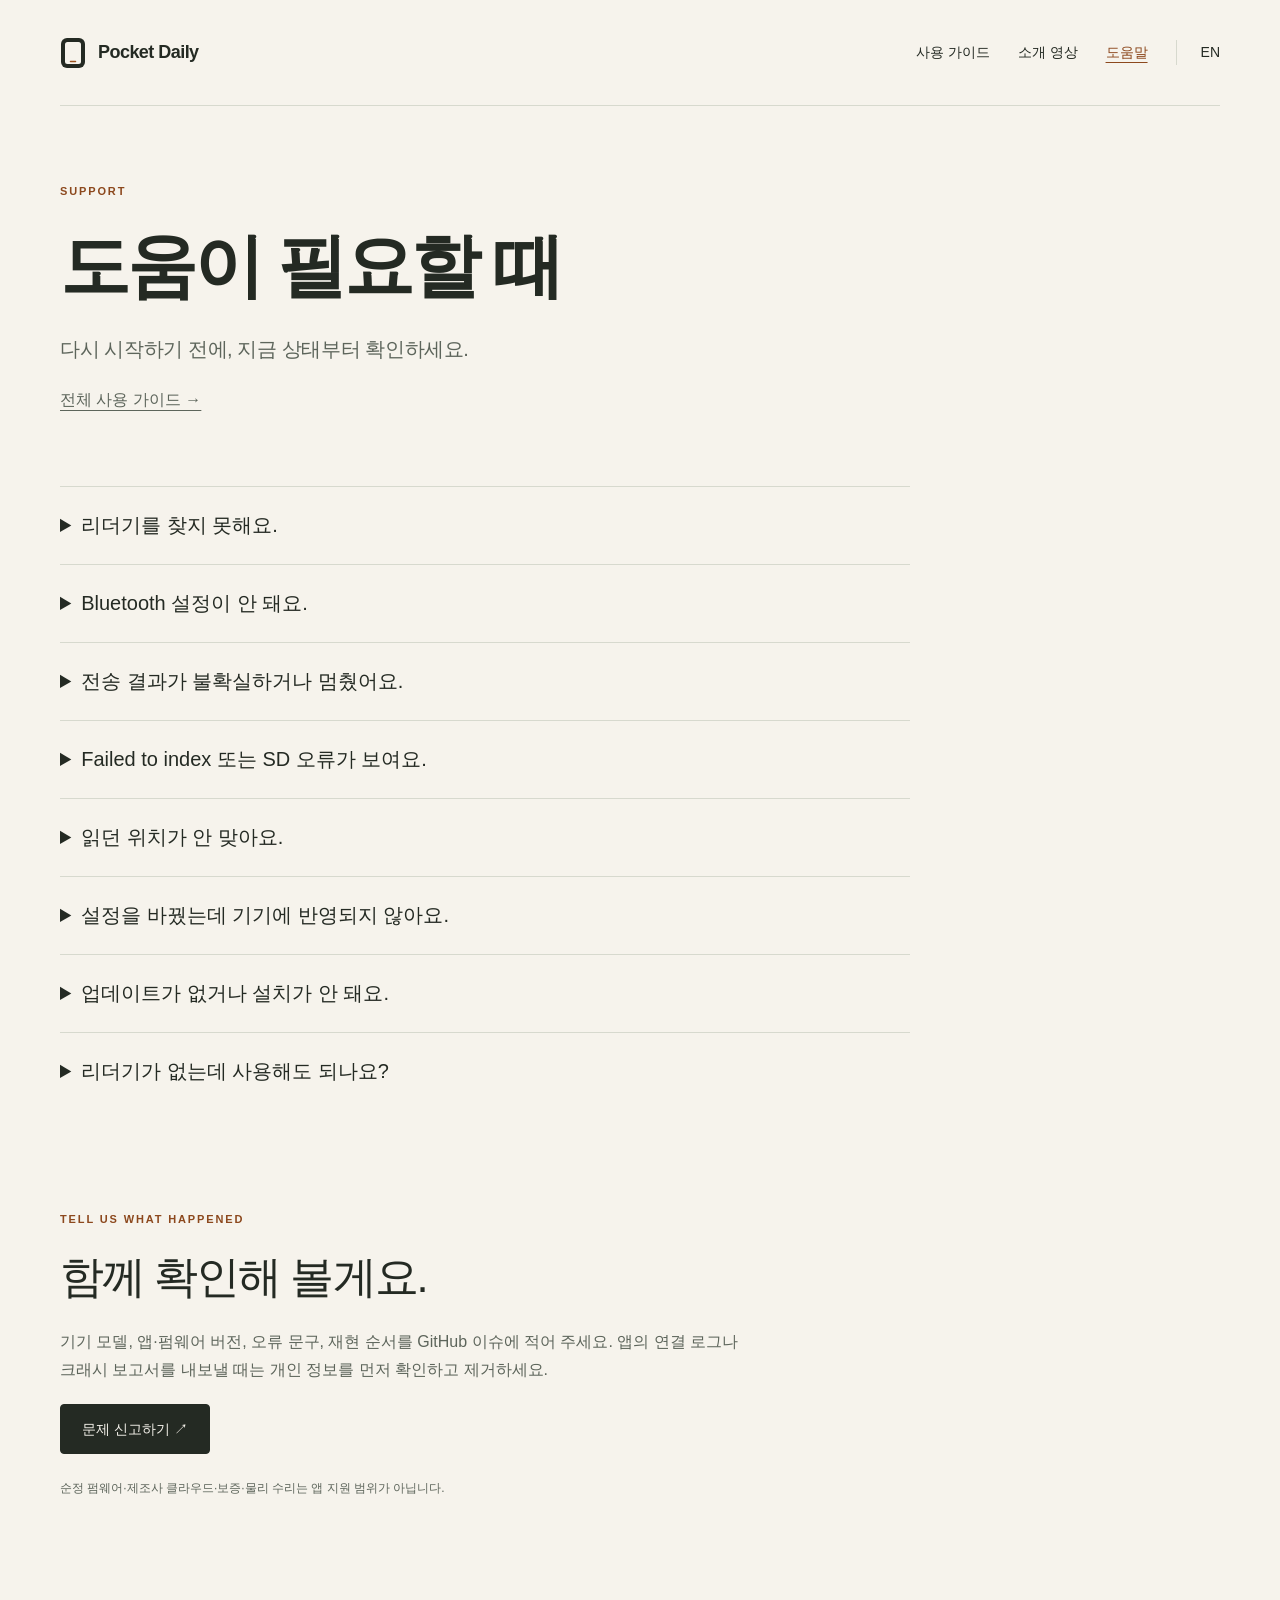
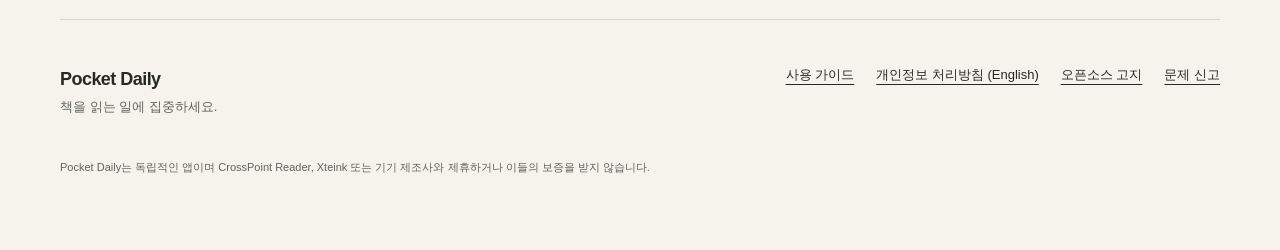
<file: ko/support/index.html>
<!doctype html>
<html lang="ko"><head>
<meta charset="utf-8"><meta name="viewport" content="width=device-width, initial-scale=1">
<meta name="description" content="다시 시작하기 전에, 지금 상태부터 확인하세요.">
<meta name="theme-color" content="#f6f3ec">
<title>도움이 필요할 때 · Pocket Daily</title>
<link rel="canonical" href="https://pocket-daily.foundby.kr/ko/support/">
<link rel="alternate" hreflang="en" href="https://pocket-daily.foundby.kr/support/">
<link rel="alternate" hreflang="ko" href="https://pocket-daily.foundby.kr/ko/support/">
<link rel="alternate" hreflang="x-default" href="https://pocket-daily.foundby.kr/support/">
<meta property="og:type" content="website"><meta property="og:title" content="도움이 필요할 때 · Pocket Daily">
<meta property="og:description" content="다시 시작하기 전에, 지금 상태부터 확인하세요."><meta property="og:url" content="https://pocket-daily.foundby.kr/ko/support/">
<meta property="og:image" content="https://pocket-daily.foundby.kr/media/intro-poster.jpg?v=6abee70e9a23">
<link rel="icon" type="image/svg+xml" href="../../assets/mark.svg?v=72b43a02a0c7">
<link rel="stylesheet" href="../../styles.css?v=7a7fda028a2c"><script src="../../site.js?v=1cc2f9434381" defer></script>
</head><body>
<a class="skip" href="#main">본문으로 건너뛰기</a>
<header class="site-header"><a class="brand" href="../"><img src="../../assets/mark.svg?v=72b43a02a0c7" width="26" height="32" alt="">Pocket Daily</a>
<nav aria-label="주 메뉴"><a href="../guide/">사용 가이드</a><a href="../watch/">소개 영상</a><a href="./" aria-current="page">도움말</a><a class="language" href="../../support/" lang="en" hreflang="en">EN</a></nav></header>
<main id="main"><section class="page-heading"><p class="eyebrow">SUPPORT</p><h1>도움이 필요할 때</h1><p class="lead">다시 시작하기 전에, 지금 상태부터 확인하세요.</p><p><a href="../guide/">전체 사용 가이드 →</a></p></section><section class="faq" aria-label="자주 묻는 질문"><details><summary>리더기를 찾지 못해요.</summary><p>리더기의 Sync → Same Wi-Fi가 열린 상태인지, Apple 기기와 같은 네트워크인지 확인하세요. 로컬 네트워크 권한과 게스트 Wi-Fi의 기기 간 통신 제한도 확인합니다. Search Again을 다시 선택하세요. 화면이 남아 있어도 기기는 절전 중일 수 있습니다.</p></details><details><summary>Bluetooth 설정이 안 돼요.</summary><p>리더기의 지원 펌웨어와 설정 모드, 앱의 Bluetooth 권한을 확인하세요. X3 자동 첫 설정과 X4의 수동 Sync 진입은 다릅니다. 먼저 Same Wi-Fi 경로로 연결할 수 있는지 확인하세요. 비밀번호나 페어링 코드를 문제 신고에 올리지 마세요.</p></details><details><summary>전송 결과가 불확실하거나 멈췄어요.</summary><p>같은 전송 작업을 다시 열고 원래 대상 리더기에 재연결해 결과를 확인하세요. 곧바로 같은 파일을 반복 전송하지 마세요. 리더기의 Library에서 파일을 확인하고, 실패가 반복되면 진단 정보를 검토해 신고하세요.</p></details><details><summary>Failed to index 또는 SD 오류가 보여요.</summary><p>원본 파일을 보관하고 다시 내려받은 DRM 없는 EPUB으로 확인하세요. SD 카드와 도서 파일은 컴퓨터에서 먼저 백업하세요. 카드 읽기 오류가 반복되면 포맷·초기화·캐시 전체 삭제보다 백업과 파일 확인을 먼저 하세요. 신고에는 오류 문구, 모델, 앱·펌웨어 버전, 재현 단계를 적습니다.</p></details><details><summary>읽던 위치가 안 맞아요.</summary><p>같은 책 파일인지 확인하세요. 변환·재저장한 파일은 다른 책으로 인식될 수 있습니다. Settings → Continue Reading, 같은 Apple 계정의 iCloud, 연결된 리더기의 공유 지원을 확인하세요. 기기별 글꼴과 페이지 크기가 다르면 페이지 번호는 달라질 수 있습니다.</p></details><details><summary>설정을 바꿨는데 기기에 반영되지 않아요.</summary><p>연결된 대상과 Home Screen·Sleep Screen 선택, 자동 저장 결과를 확인하세요. 보관한 초안은 검토 후 저장하고, 책 선택·카드·날씨·캘린더는 각각 따로 저장하거나 적용합니다. Demo 표시가 있으면 미리보기일 뿐 기기를 변경하지 않습니다.</p></details><details><summary>업데이트가 없거나 설치가 안 돼요.</summary><p>호환 공식 릴리스가 없으면 업데이트가 제공되지 않습니다. 전송 완료와 설치 완료는 다릅니다. 리더기에서 파일 확인과 Confirm이 필요합니다. 모델이나 복구 방법이 불명확하면 설치하지 마세요. CrossPoint 1.6.5의 큰 Wi-Fi 복사에는 알려진 제한이 있습니다.</p></details><details><summary>리더기가 없는데 사용해도 되나요?</summary><p>네. Library에서 책과 저장된 아티클을 읽을 수 있습니다. My Reader → Try Demo로 연동 화면을 살펴볼 수 있습니다. 데모는 전송하거나 기기를 변경하지 않습니다.</p></details></section>
<section class="section report"><p class="eyebrow">TELL US WHAT HAPPENED</p><h2>함께 확인해 볼게요.</h2><p>기기 모델, 앱·펌웨어 버전, 오류 문구, 재현 순서를 GitHub 이슈에 적어 주세요. 앱의 연결 로그나 크래시 보고서를 내보낼 때는 개인 정보를 먼저 확인하고 제거하세요.</p><a class="button" href="https://github.com/puritysb/pocket-daily-site/issues/new">문제 신고하기 ↗</a><p class="meta">순정 펌웨어·제조사 클라우드·보증·물리 수리는 앱 지원 범위가 아닙니다.</p></section></main>
<footer class="site-footer"><div><a class="brand" href="../">Pocket Daily</a><p>책을 읽는 일에 집중하세요.</p></div>
<div class="footer-links"><a href="../guide/">사용 가이드</a><a href="../../privacy/">개인정보 처리방침 (English)</a><a href="../../notices/">오픈소스 고지</a><a href="https://github.com/puritysb/pocket-daily-site/issues">문제 신고</a></div>
<p class="independent">Pocket Daily는 독립적인 앱이며 CrossPoint Reader, Xteink 또는 기기 제조사와 제휴하거나 이들의 보증을 받지 않습니다.</p></footer>
</body></html>
</file>
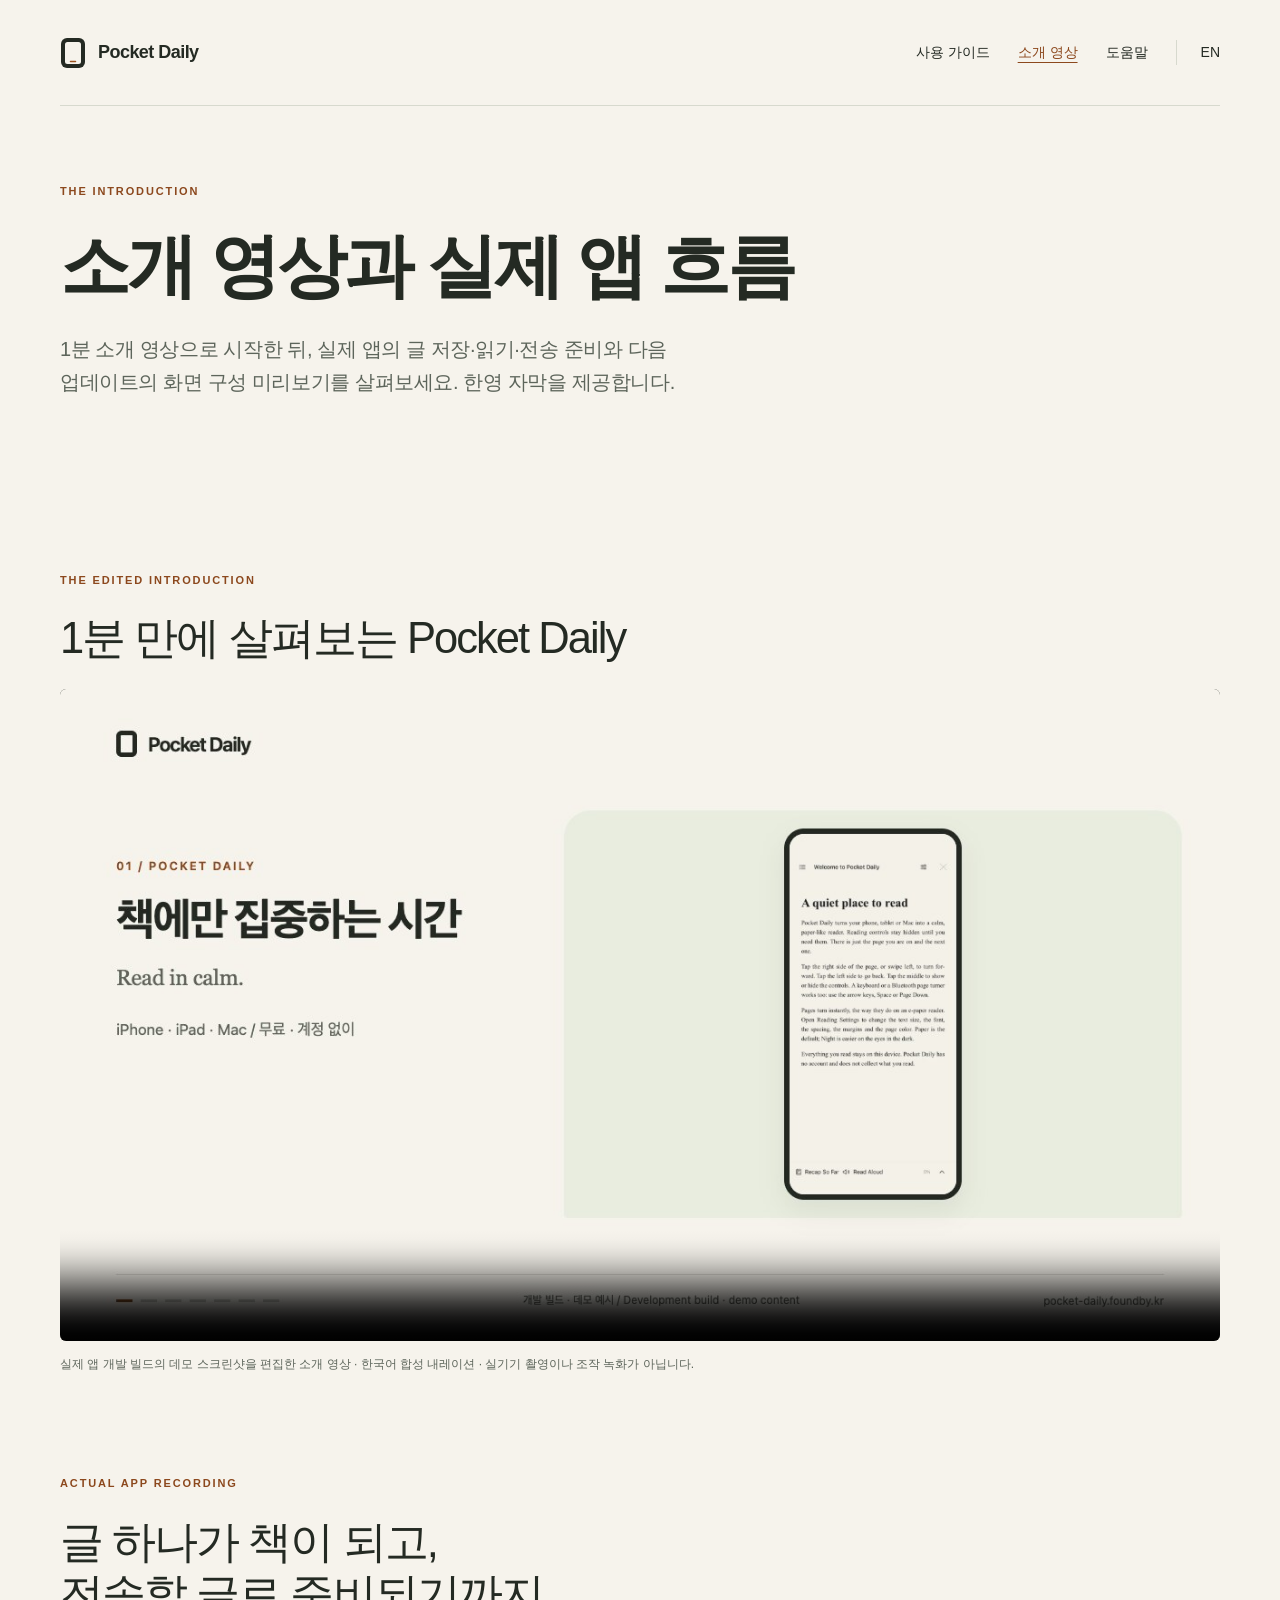
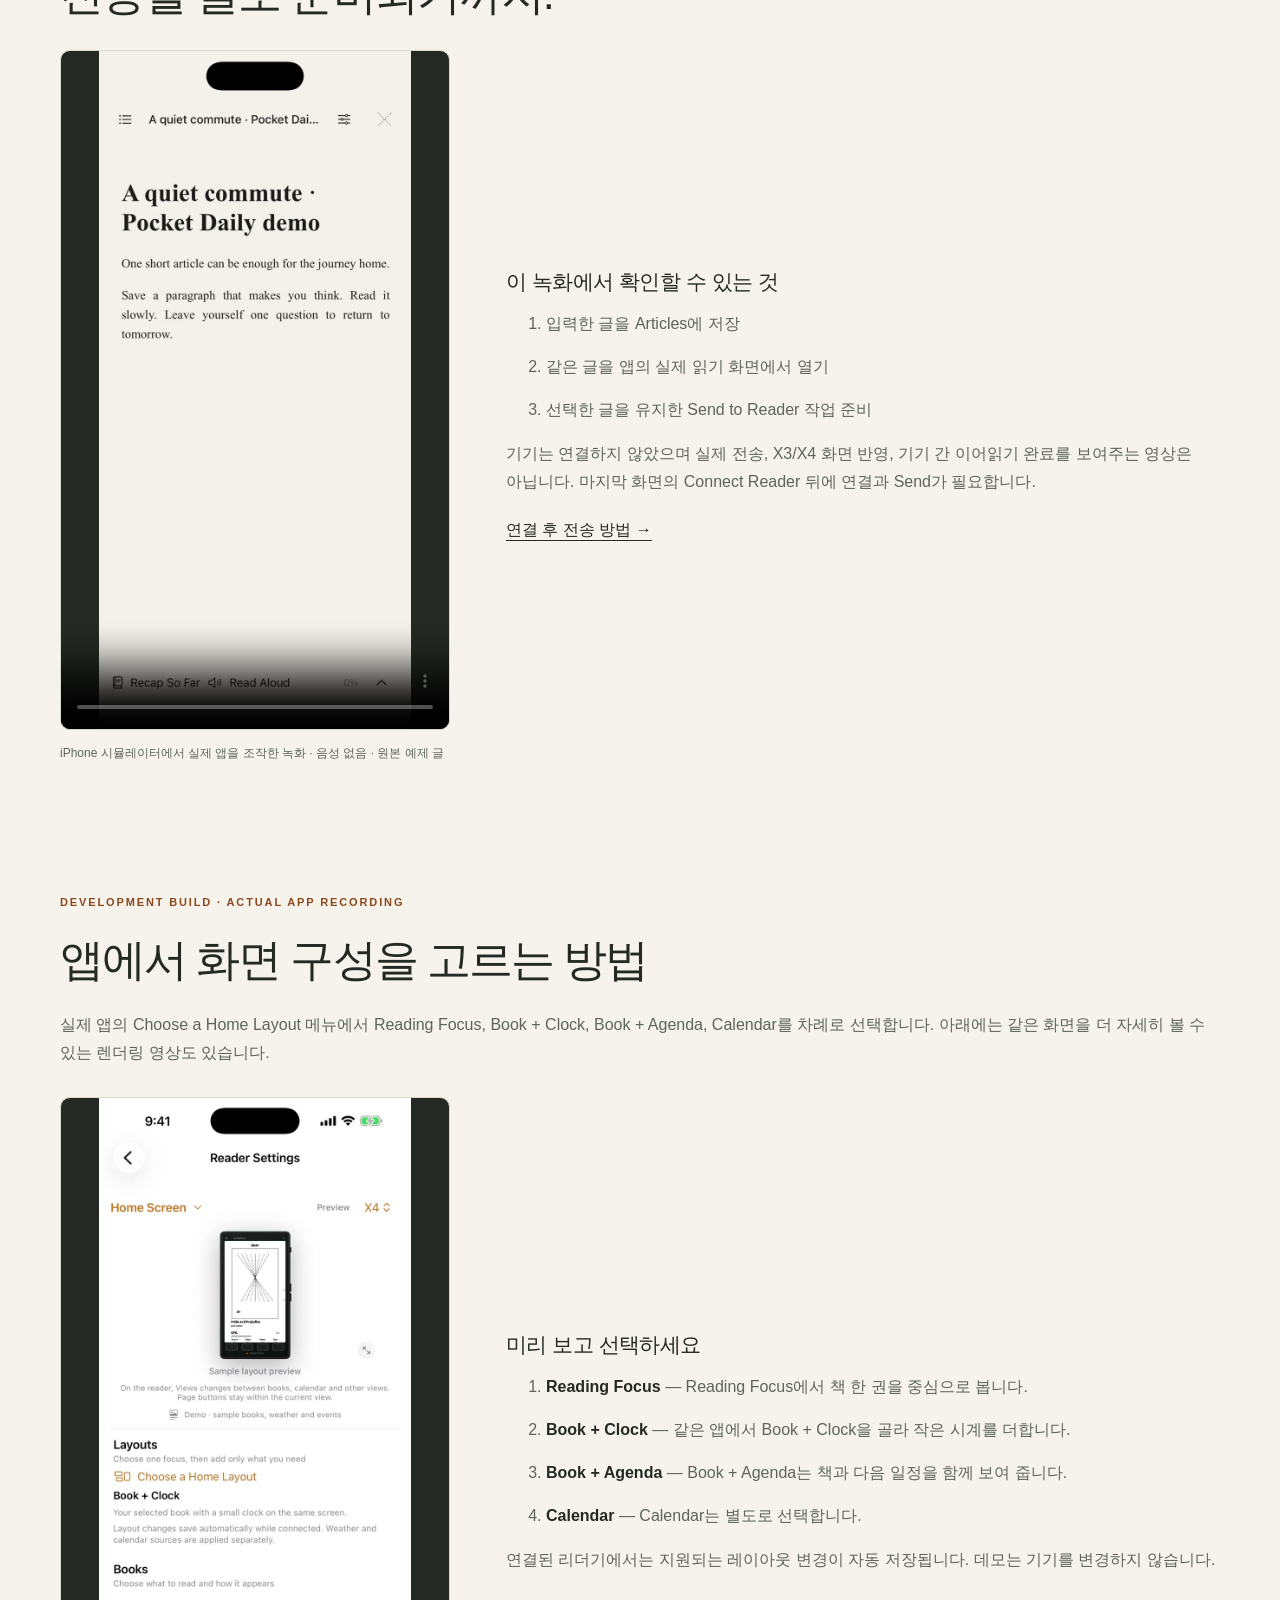
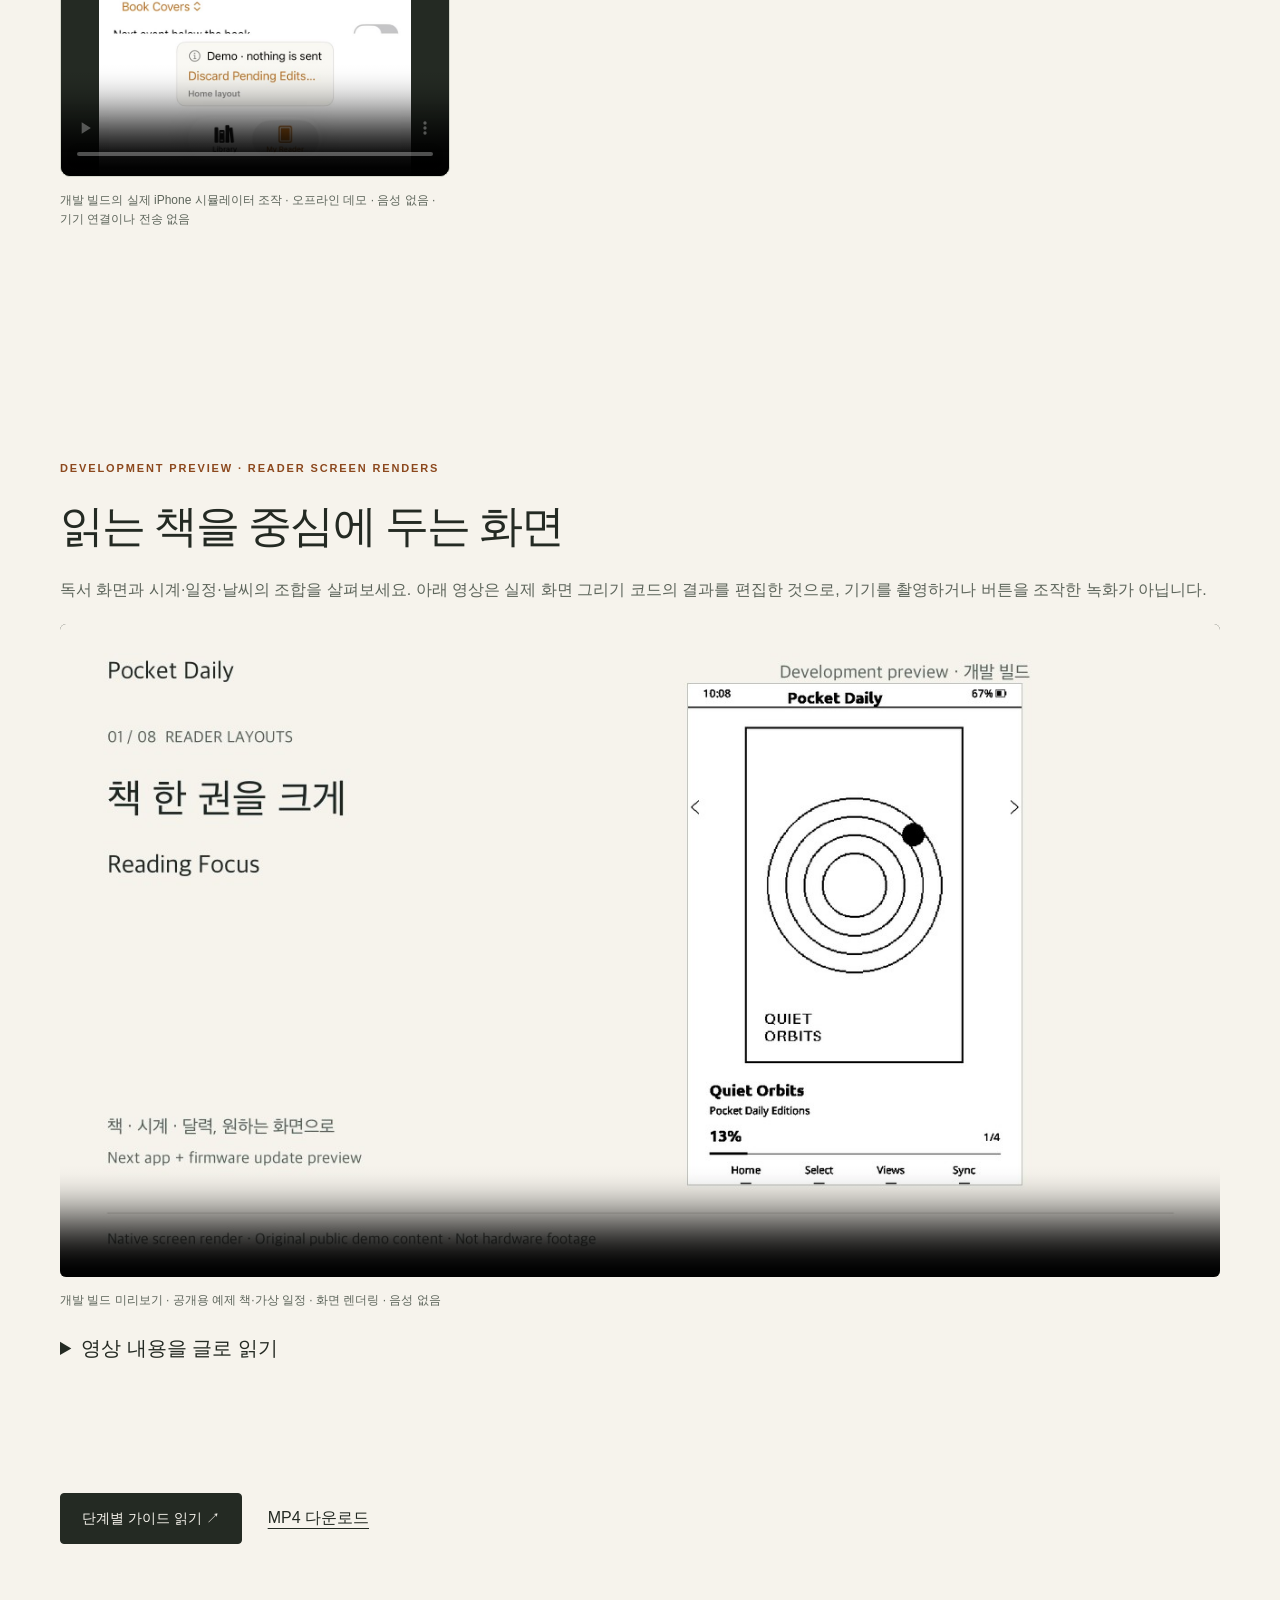
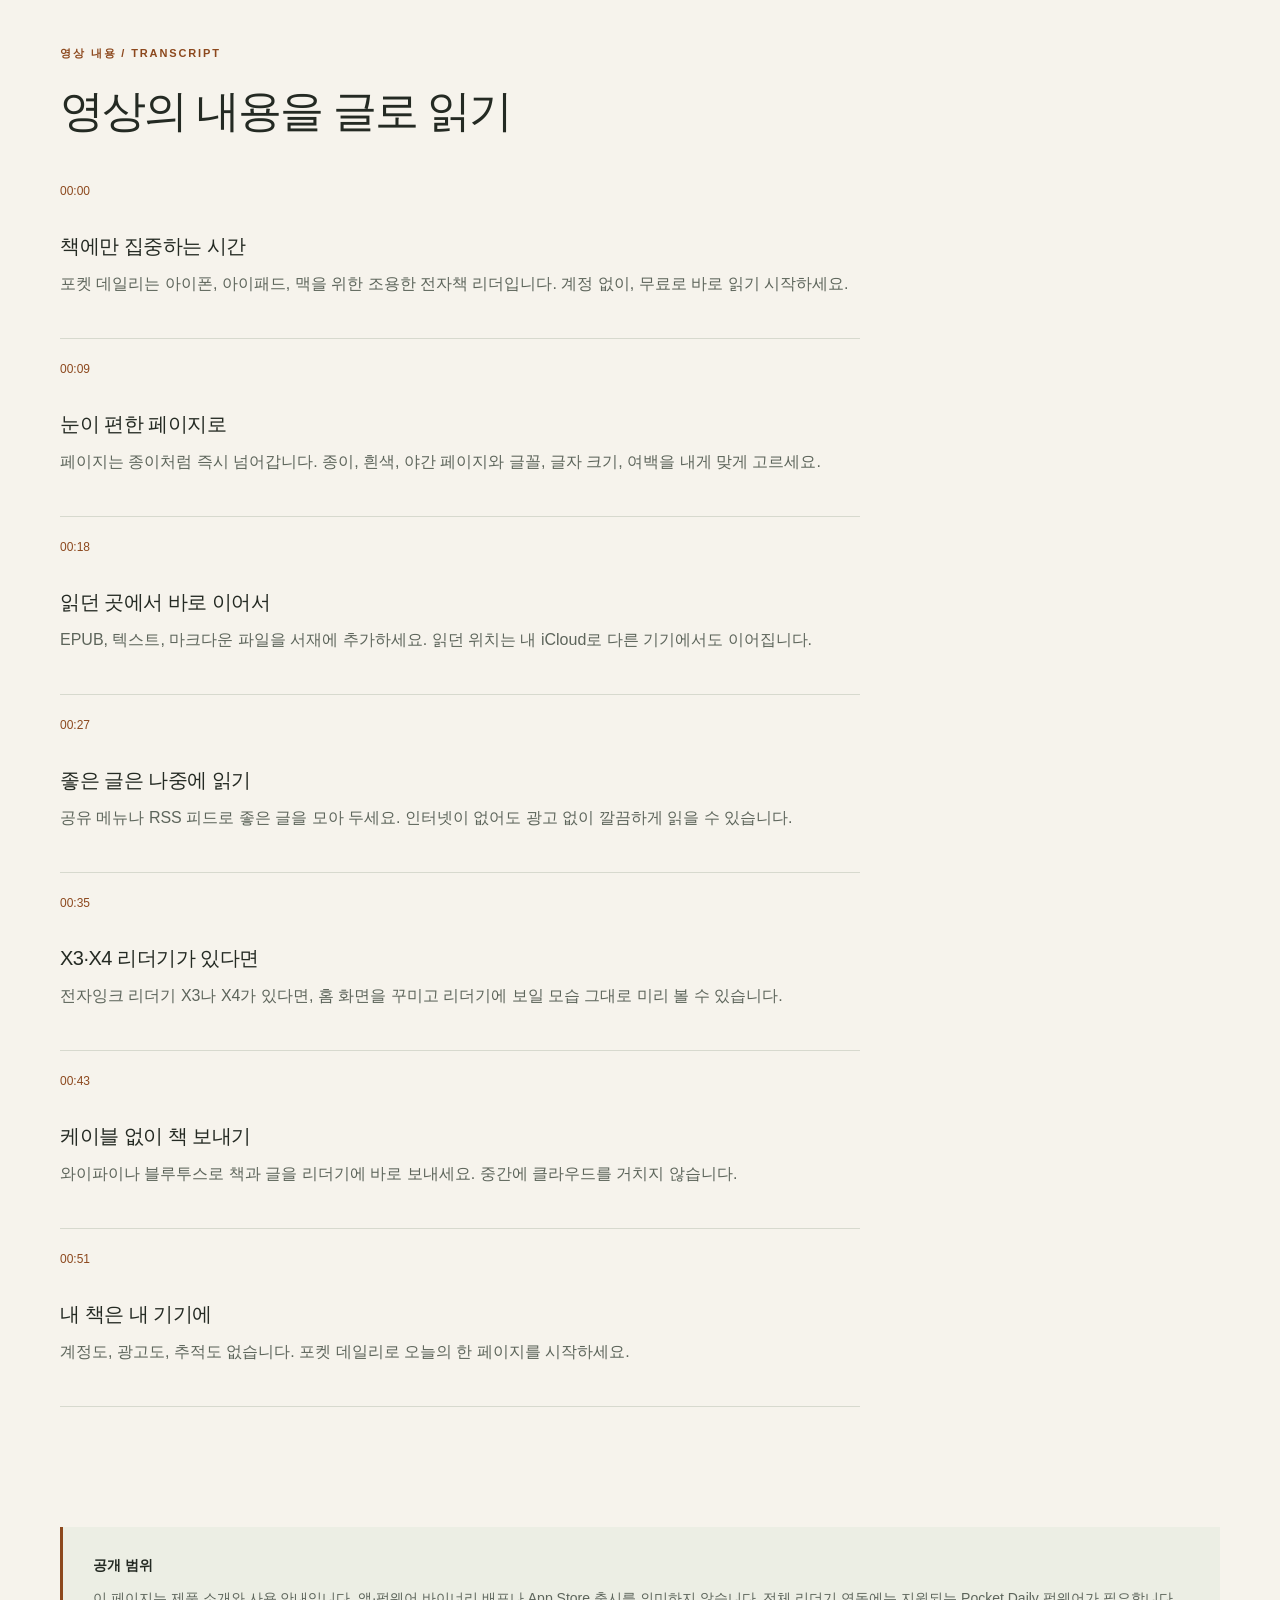
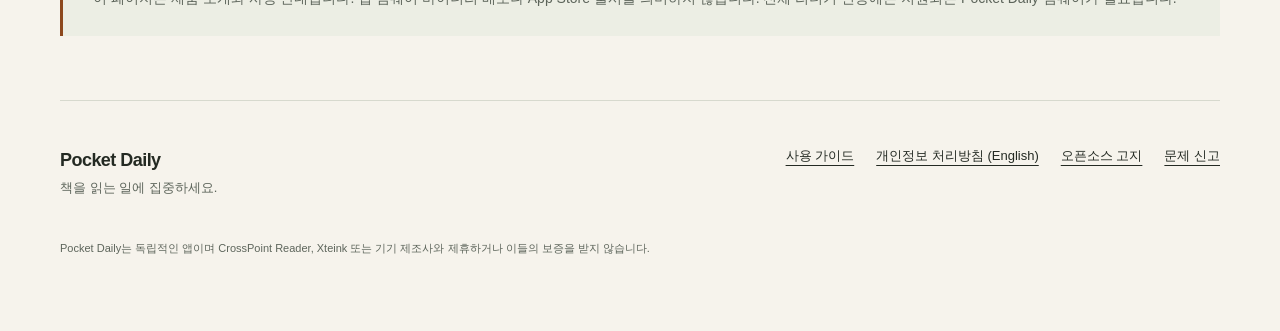
<file: ko/watch/index.html>
<!doctype html>
<html lang="ko"><head>
<meta charset="utf-8"><meta name="viewport" content="width=device-width, initial-scale=1">
<meta name="description" content="1분 소개 영상으로 시작한 뒤, 실제 앱의 글 저장·읽기·전송 준비와 다음 업데이트의 화면 구성 미리보기를 살펴보세요. 한영 자막을 제공합니다.">
<meta name="theme-color" content="#f6f3ec">
<title>소개 영상과 실제 앱 흐름 · Pocket Daily</title>
<link rel="canonical" href="https://pocket-daily.foundby.kr/ko/watch/">
<link rel="alternate" hreflang="en" href="https://pocket-daily.foundby.kr/watch/">
<link rel="alternate" hreflang="ko" href="https://pocket-daily.foundby.kr/ko/watch/">
<link rel="alternate" hreflang="x-default" href="https://pocket-daily.foundby.kr/watch/">
<meta property="og:type" content="website"><meta property="og:title" content="소개 영상과 실제 앱 흐름 · Pocket Daily">
<meta property="og:description" content="1분 소개 영상으로 시작한 뒤, 실제 앱의 글 저장·읽기·전송 준비와 다음 업데이트의 화면 구성 미리보기를 살펴보세요. 한영 자막을 제공합니다."><meta property="og:url" content="https://pocket-daily.foundby.kr/ko/watch/">
<meta property="og:image" content="https://pocket-daily.foundby.kr/media/intro-poster.jpg?v=6abee70e9a23">
<link rel="icon" type="image/svg+xml" href="../../assets/mark.svg?v=72b43a02a0c7">
<link rel="stylesheet" href="../../styles.css?v=7a7fda028a2c"><script src="../../site.js?v=1cc2f9434381" defer></script>
</head><body>
<a class="skip" href="#main">본문으로 건너뛰기</a>
<header class="site-header"><a class="brand" href="../"><img src="../../assets/mark.svg?v=72b43a02a0c7" width="26" height="32" alt="">Pocket Daily</a>
<nav aria-label="주 메뉴"><a href="../guide/">사용 가이드</a><a href="./" aria-current="page">소개 영상</a><a href="../support/">도움말</a><a class="language" href="../../watch/" lang="en" hreflang="en">EN</a></nav></header>
<main id="main"><section class="page-heading"><p class="eyebrow">THE INTRODUCTION</p><h1>소개 영상과 실제 앱 흐름</h1><p class="lead">1분 소개 영상으로 시작한 뒤, 실제 앱의 글 저장·읽기·전송 준비와 다음 업데이트의 화면 구성 미리보기를 살펴보세요. 한영 자막을 제공합니다.</p></section>
<section id="introduction" class="section"><p class="eyebrow">THE EDITED INTRODUCTION</p><h2>1분 만에 살펴보는 Pocket Daily</h2><figure class="film"><video controls playsinline preload="metadata" poster="../../media/intro-poster.jpg?v=6abee70e9a23" aria-label="Pocket Daily 소개 영상"><source src="../../media/pocket-daily-intro.mp4?v=bc9bd4b32b94" type="video/mp4"><track kind="captions" src="../../media/intro-ko.vtt?v=fa5bfa9c3ce9" srclang="ko" label="한국어" default><track kind="subtitles" src="../../media/intro-en.vtt?v=ca80f6a55786" srclang="en" label="English" ><p><a href="../../media/pocket-daily-intro.mp4?v=bc9bd4b32b94">영상 다운로드</a></p></video><figcaption>실제 앱 개발 빌드의 데모 스크린샷을 편집한 소개 영상 · 한국어 합성 내레이션 · 실기기 촬영이나 조작 녹화가 아닙니다.</figcaption></figure></section><section id="app-workflow" class="app-workflow"><p class="eyebrow">ACTUAL APP RECORDING</p><h2>글 하나가 책이 되고,<br>전송할 글로 준비되기까지.</h2><div class="workflow-recording"><figure><video controls playsinline preload="metadata" poster="../../media/app-workflow-poster.jpg?v=e5dbe32c0b35" aria-label="실제 앱의 글 저장·읽기·전송 준비 녹화"><source src="../../media/app-workflow.mp4?v=f51d4303b357" type="video/mp4"><track kind="captions" src="../../media/app-workflow-ko.vtt?v=20fbc3d7bb93" srclang="ko" label="한국어" default><track kind="subtitles" src="../../media/app-workflow-en.vtt?v=999ee4c57cc8" srclang="en" label="English" ></video><figcaption>iPhone 시뮬레이터에서 실제 앱을 조작한 녹화 · 음성 없음 · 원본 예제 글</figcaption></figure><div><h3>이 녹화에서 확인할 수 있는 것</h3><ol><li>입력한 글을 Articles에 저장</li><li>같은 글을 앱의 실제 읽기 화면에서 열기</li><li>선택한 글을 유지한 Send to Reader 작업 준비</li></ol><p>기기는 연결하지 않았으며 실제 전송, X3/X4 화면 반영, 기기 간 이어읽기 완료를 보여주는 영상은 아닙니다. 마지막 화면의 Connect Reader 뒤에 연결과 Send가 필요합니다.</p><a href="../guide/#send">연결 후 전송 방법 →</a></div></div></section><section id="app-themes" class="section"><p class="eyebrow">DEVELOPMENT BUILD · ACTUAL APP RECORDING</p><h2>앱에서 화면 구성을 고르는 방법</h2><p>실제 앱의 Choose a Home Layout 메뉴에서 Reading Focus, Book + Clock, Book + Agenda, Calendar를 차례로 선택합니다. 아래에는 같은 화면을 더 자세히 볼 수 있는 렌더링 영상도 있습니다.</p><div class="workflow-recording"><figure><video controls playsinline preload="metadata" poster="../../media/app-themes-poster.jpg?v=b63d5c6d3872" aria-label="실제 앱 데모의 화면 구성 선택 녹화"><source src="../../media/app-themes.mp4?v=cf8b08594067" type="video/mp4"><track kind="captions" src="../../media/app-themes-ko.vtt?v=8a206fe1365f" srclang="ko" label="한국어" default><track kind="subtitles" src="../../media/app-themes-en.vtt?v=975d29472ad1" srclang="en" label="English" ></video><figcaption>개발 빌드의 실제 iPhone 시뮬레이터 조작 · 오프라인 데모 · 음성 없음 · 기기 연결이나 전송 없음</figcaption></figure><div><h3>미리 보고 선택하세요</h3><ol><li><strong>Reading Focus</strong> — Reading Focus에서 책 한 권을 중심으로 봅니다.</li><li><strong>Book + Clock</strong> — 같은 앱에서 Book + Clock을 골라 작은 시계를 더합니다.</li><li><strong>Book + Agenda</strong> — Book + Agenda는 책과 다음 일정을 함께 보여 줍니다.</li><li><strong>Calendar</strong> — Calendar는 별도로 선택합니다.</li></ol><p>연결된 리더기에서는 지원되는 레이아웃 변경이 자동 저장됩니다. 데모는 기기를 변경하지 않습니다.</p></div></div></section><section id="reader-layouts" class="section"><p class="eyebrow">DEVELOPMENT PREVIEW · READER SCREEN RENDERS</p><h2>읽는 책을 중심에 두는 화면</h2><p>독서 화면과 시계·일정·날씨의 조합을 살펴보세요. 아래 영상은 실제 화면 그리기 코드의 결과를 편집한 것으로, 기기를 촬영하거나 버튼을 조작한 녹화가 아닙니다.</p><figure class="film"><video controls playsinline preload="metadata" poster="../../media/reader-layouts-poster.jpg?v=b1342d8a38a7" aria-label="리더 화면 구성 렌더링 영상"><source src="../../media/reader-layouts.mp4?v=7151a64d661f" type="video/mp4"><track kind="captions" src="../../media/reader-layouts-ko.vtt?v=01ceec967fc3" srclang="ko" label="한국어" default><track kind="subtitles" src="../../media/reader-layouts-en.vtt?v=89a1c8e7b510" srclang="en" label="English" ></video><figcaption>개발 빌드 미리보기 · 공개용 예제 책·가상 일정 · 화면 렌더링 · 음성 없음</figcaption></figure><details class="layout-transcript"><summary>영상 내용을 글로 읽기</summary><ol><li><strong>책 한 권을 크게</strong> — 개발 빌드 미리보기. 선택한 책의 표지를 한 권씩 크게 보여 줍니다.</li><li><strong>다음 책도 같은 자리에서</strong> — 페이지 키로 선택한 책 사이를 이동합니다. 다른 화면으로 넘어가지 않습니다.</li><li><strong>다른 화면은 직접 선택</strong> — Views에서 Calendar를 직접 고릅니다. 화면 렌더링 예시입니다.</li><li><strong>날짜를 골라 일정 확인</strong> — Calendar에서 날짜별 일정을 확인합니다. 공개용 가상 일정입니다.</li><li><strong>작은 시계를 더하면</strong> — 다른 구성 예시: Book + Clock은 책 표지 위에 작은 시계를 배치합니다.</li><li><strong>다음 일정은 간단하게</strong> — 책과 다음 일정을 함께 봅니다. 일정은 공개용 가상 예시입니다.</li><li><strong>필요한 날씨만 곁에</strong> — 책과 함께 날씨를 표시합니다. 여기에 보이는 날씨는 예제 데이터입니다.</li><li><strong>여러 책을 목록으로</strong> — 선택한 책과 저장된 읽기 진행률을 목록에서 확인합니다.</li></ol></details></section>
<div class="actions"><a class="button" href="../guide/">단계별 가이드 읽기 ↗</a><a href="../../media/pocket-daily-intro.mp4?v=bc9bd4b32b94" download>MP4 다운로드</a></div>
<section class="section transcript"><p class="eyebrow">영상 내용 / TRANSCRIPT</p><h2>영상의 내용을 글로 읽기</h2><article><p class="time">00:00</p><h3>책에만 집중하는 시간</h3><p>포켓 데일리는 아이폰, 아이패드, 맥을 위한 조용한 전자책 리더입니다. 계정 없이, 무료로 바로 읽기 시작하세요.</p></article><article><p class="time">00:09</p><h3>눈이 편한 페이지로</h3><p>페이지는 종이처럼 즉시 넘어갑니다. 종이, 흰색, 야간 페이지와 글꼴, 글자 크기, 여백을 내게 맞게 고르세요.</p></article><article><p class="time">00:18</p><h3>읽던 곳에서 바로 이어서</h3><p>EPUB, 텍스트, 마크다운 파일을 서재에 추가하세요. 읽던 위치는 내 iCloud로 다른 기기에서도 이어집니다.</p></article><article><p class="time">00:27</p><h3>좋은 글은 나중에 읽기</h3><p>공유 메뉴나 RSS 피드로 좋은 글을 모아 두세요. 인터넷이 없어도 광고 없이 깔끔하게 읽을 수 있습니다.</p></article><article><p class="time">00:35</p><h3>X3·X4 리더기가 있다면</h3><p>전자잉크 리더기 X3나 X4가 있다면, 홈 화면을 꾸미고 리더기에 보일 모습 그대로 미리 볼 수 있습니다.</p></article><article><p class="time">00:43</p><h3>케이블 없이 책 보내기</h3><p>와이파이나 블루투스로 책과 글을 리더기에 바로 보내세요. 중간에 클라우드를 거치지 않습니다.</p></article><article><p class="time">00:51</p><h3>내 책은 내 기기에</h3><p>계정도, 광고도, 추적도 없습니다. 포켓 데일리로 오늘의 한 페이지를 시작하세요.</p></article></section>
<aside class="notice"><strong>공개 범위</strong><p>이 페이지는 제품 소개와 사용 안내입니다. 앱·펌웨어 바이너리 배포나 App Store 출시를 의미하지 않습니다. 전체 리더기 연동에는 지원되는 Pocket Daily 펌웨어가 필요합니다.</p></aside></main>
<footer class="site-footer"><div><a class="brand" href="../">Pocket Daily</a><p>책을 읽는 일에 집중하세요.</p></div>
<div class="footer-links"><a href="../guide/">사용 가이드</a><a href="../../privacy/">개인정보 처리방침 (English)</a><a href="../../notices/">오픈소스 고지</a><a href="https://github.com/puritysb/pocket-daily-site/issues">문제 신고</a></div>
<p class="independent">Pocket Daily는 독립적인 앱이며 CrossPoint Reader, Xteink 또는 기기 제조사와 제휴하거나 이들의 보증을 받지 않습니다.</p></footer>
</body></html>
</file>
<file: styles.css>
:root{color-scheme:light;--paper:#f6f3ec;--ink:#242a23;--muted:#5d655b;--accent:#8c481d;--line:#d7d9ce;--surface:#eceee4;--white:#fffdf8}*{box-sizing:border-box}html{scroll-behavior:smooth;scroll-padding-top:30px}body{margin:0;background:var(--paper);color:var(--ink);font-family:-apple-system,BlinkMacSystemFont,"Segoe UI",sans-serif;line-height:1.75;-webkit-font-smoothing:antialiased}a{color:inherit;text-underline-offset:5px;text-decoration-thickness:1px}a:hover{color:var(--accent)}a:focus-visible,button:focus-visible,summary:focus-visible,video:focus-visible{outline:3px solid var(--accent);outline-offset:5px}img{max-width:100%;height:auto;display:block}figure{margin:0;min-width:0}figcaption{font-size:12px;color:var(--muted);line-height:1.6;margin-top:14px}p,li{color:var(--muted)}p{margin:0 0 20px}strong{color:var(--ink);font-weight:650}h1,h2,h3{line-height:1.2;font-weight:500;letter-spacing:-.045em;color:var(--ink);margin:0 0 24px}h1{font-family:Georgia,"Times New Roman",serif;font-size:clamp(44px,6.5vw,88px)}html[lang=ko] h1{font-family:inherit;font-size:clamp(42px,5.5vw,72px);font-weight:650;line-height:1.22}h1 em{font-weight:400}h2{font-size:clamp(30px,3.4vw,46px)}h3{font-size:21px;margin:32px 0 12px;letter-spacing:-.025em}html[lang=ko] p,html[lang=ko] li,html[lang=ko] h1,html[lang=ko] h2{word-break:keep-all;overflow-wrap:break-word}.site-header,main,.site-footer{width:min(1160px,calc(100% - 64px));margin:auto}.site-header{display:flex;align-items:center;justify-content:space-between;gap:24px;min-height:106px;border-bottom:1px solid var(--line)}.brand{display:inline-flex;align-items:center;gap:12px;font-size:18px;font-weight:650;letter-spacing:-.03em;text-decoration:none}.site-header nav{display:flex;flex-wrap:wrap;align-items:center;gap:28px;font-size:14px}.site-header nav a{text-decoration:none}.site-header nav a[aria-current=page]{color:var(--accent);text-decoration:underline}.language{border-left:1px solid var(--line);padding-left:24px}.skip{position:absolute;left:24px;top:-100px;padding:12px 20px;background:var(--ink);color:white;z-index:100}.skip:focus{top:12px}.section{padding:100px 0}.hero{display:grid;grid-template-columns:1fr 1fr;gap:56px;align-items:center;padding-top:98px;padding-bottom:100px;min-height:650px}.eyebrow{font-size:11px;font-weight:650;letter-spacing:.17em;color:var(--accent);margin-bottom:22px}.lead{font-size:20px;line-height:1.65;max-width:700px;letter-spacing:-.02em}.hero-copy>p:not(.eyebrow){max-width:470px}.actions{display:flex;gap:26px;align-items:center;flex-wrap:wrap;margin-top:30px}.button{display:inline-flex;gap:28px;align-items:center;justify-content:space-between;border:1px solid var(--ink);background:var(--ink);color:var(--paper);padding:13px 21px;font-size:14px;text-decoration:none;border-radius:4px;line-height:1.6}.button:hover{background:var(--accent);border-color:var(--accent);color:white}.button.light{background:var(--paper);border-color:var(--paper);color:var(--ink)}.text-link{font-size:14px;text-decoration:none}.availability,.meta{font-size:12px;color:var(--muted);margin-top:24px}.hero-art{position:relative;padding:48px 0 50px 20px;min-width:0}.hero-art:before{content:"";position:absolute;inset:5% -12px 7% -16px;background:var(--surface);border-radius:48% 48% 4px 4px;z-index:-1}.desktop-shot{border:1px solid var(--line);border-radius:9px;box-shadow:0 18px 36px #242a2315;transform:rotate(1deg)}.hero-art .phone-shot{width:27%;position:absolute;left:-6%;bottom:20px;border:5px solid var(--ink);border-radius:20px;box-shadow:0 14px 30px #242a2324;transform:rotate(-4deg)}.hero-art figcaption{text-align:right;margin-top:20px;max-width:90%;margin-left:auto}.principles{display:flex;justify-content:space-between;gap:16px;flex-wrap:wrap;padding:25px 0;border-top:1px solid var(--line);border-bottom:1px solid var(--line);font-size:12px;color:var(--muted)}.feature{display:grid;grid-template-columns:.8fr 1.2fr;align-items:center;gap:90px;border-bottom:1px solid var(--line)}.feature p{max-width:440px}.feature a{font-size:14px}.feature figure:not(.reading-figure) img{border:1px solid var(--line);border-radius:6px;box-shadow:0 12px 30px #242a230a}.feature.reverse>div{order:2}.feature.reverse{grid-template-columns:1.2fr .8fr}.reading-figure{display:flex;flex-direction:column;align-items:center;background:var(--surface);padding:36px;border-radius:4px}.reading-figure img{max-height:410px;width:auto;border:5px solid var(--ink);border-radius:22px}.film-teaser{display:grid;grid-template-columns:.85fr 1.15fr;gap:56px;align-items:center;background:var(--ink);padding:64px;margin:65px 0 0;border-radius:4px}.film-teaser h2,.film-teaser p{color:var(--paper)}.film-teaser .eyebrow{color:#e6c8a7}.poster-link{display:block;position:relative}.poster-link img{border-radius:3px}.poster-link>span{position:absolute;inset:0;display:flex;align-items:center;justify-content:center;font-size:40px;color:var(--ink);text-shadow:0 1px 15px white}.start{text-align:center;max-width:680px;margin:auto}.start .actions{justify-content:center}.notice{background:var(--surface);padding:26px 30px;border-left:3px solid var(--accent);margin:20px 0 64px;font-size:14px}.notice p:last-child{margin:8px 0 0}.site-footer{display:grid;grid-template-columns:1fr 1fr;gap:20px;border-top:1px solid var(--line);padding:44px 0 52px;font-size:13px}.footer-links{display:flex;gap:22px;justify-content:flex-end;align-items:flex-start;flex-wrap:wrap}.independent{grid-column:1/-1;font-size:11px;max-width:720px}.page-heading{padding:76px 0 52px}.page-heading h1{font-size:clamp(42px,5.5vw,66px)}.page-heading .meta{margin:16px 0}.manual{display:grid;grid-template-columns:230px minmax(0,1fr);gap:76px;align-items:start}.contents{position:sticky;top:30px;font-size:13px;padding-top:14px}.contents nav{display:grid;gap:14px}.contents a{display:flex;gap:13px;text-decoration:none;color:var(--accent);font-variant-numeric:tabular-nums}.contents a span{color:var(--muted)}.chapter{padding:28px 0 46px;border-top:1px solid var(--line);scroll-margin-top:24px}.chapter h2{font-size:32px}.chapter .eyebrow{margin-bottom:12px}.chapter ol,.chapter ul{padding-left:24px}.chapter li{padding:0 0 12px 6px}.chapter figure{margin:28px 0 0}.chapter img{border:1px solid var(--line);border-radius:5px}.print-button{font:inherit;font-size:13px;border:1px solid var(--line);border-radius:4px;padding:9px 16px;cursor:pointer;background:var(--white);color:var(--ink)}.faq{max-width:850px}.faq details{padding:24px 0;border-top:1px solid var(--line)}summary{cursor:pointer;font-size:20px;line-height:1.45;padding-right:12px}.faq details p{max-width:760px;margin:20px 0 0;font-size:15px}.report{max-width:720px}.film video{width:100%;display:block;aspect-ratio:16/9;background:#242a23;border-radius:6px}.transcript{max-width:800px}.transcript h3{font-size:20px}.transcript .time{font-size:12px;font-variant-numeric:tabular-nums;color:var(--accent);margin-bottom:8px}.transcript article{padding:20px 0;border-bottom:1px solid var(--line)}code{font-family:ui-monospace,monospace;font-size:.9em}body>main>nav{display:flex;justify-content:space-between;padding:40px 0;margin-bottom:35px}body>main>h2{margin-top:40px}body>main>h1{max-width:800px}body>main>footer{border-top:1px solid var(--line);padding:30px 0;margin-top:50px}.mark{width:25px;height:32px;background:var(--ink);border-radius:5px;display:inline-block}@media(max-width:900px){.hero{gap:24px;min-height:570px}.hero-art{padding-left:10px}.feature{gap:35px}.film-teaser{padding:40px;gap:30px}.manual{gap:38px;grid-template-columns:190px minmax(0,1fr)}}@media(max-width:650px){.site-header,main,.site-footer{width:calc(100% - 36px)}.site-header{align-items:flex-start;flex-direction:column;gap:16px;padding:22px 0;min-height:0}.site-header nav{width:100%;justify-content:space-between;gap:12px;font-size:13px}.language{padding-left:16px}.hero{grid-template-columns:1fr;padding:48px 0 60px;gap:28px;min-height:0}.hero-copy>p{max-width:none}.hero h1{font-size:58px}html[lang=ko] .hero h1{font-size:54px}.lead{font-size:18px}.hero-art{margin-left:25px;padding:32px 0 45px 20px}.hero-art .phone-shot{width:24%;left:-5%}.principles{font-size:11px;gap:10px;justify-content:flex-start}.principles span:not(:last-child):after{content:" /";padding-left:8px}.section{padding-top:58px;padding-bottom:58px}.feature,.feature.reverse{grid-template-columns:1fr;gap:28px}.feature.reverse>div{order:0}.feature h2 br{display:none}.feature p{max-width:none}.reading-figure{padding:24px}.reading-figure img{max-height:340px}.film-teaser{grid-template-columns:1fr;padding:32px 24px;margin-top:40px}.site-footer{grid-template-columns:1fr;gap:16px}.footer-links{justify-content:flex-start;gap:16px}.page-heading{padding:48px 0 36px}.manual{grid-template-columns:1fr;gap:30px}.contents{position:static;padding:0 0 16px}.contents nav{grid-template-columns:1fr 1fr;font-size:12px;gap:12px 16px}.contents a{gap:8px}.chapter{padding:28px 0 32px}.chapter h2{font-size:29px}.chapter p,.chapter li{font-size:15px}.notice{padding:22px;margin-bottom:42px}.actions{gap:18px}.transcript{padding-top:50px}summary{font-size:18px}.independent{grid-column:auto}}
@media(prefers-reduced-motion:reduce){html{scroll-behavior:auto}*{animation:none!important;transition:none!important}}
@media print{body{background:white;color:black;font-size:11pt}.site-header,.site-footer,.contents,.print-button,.skip,.actions{display:none!important}main{width:100%;max-width:none}.manual{display:block}.page-heading{padding:0 0 20px}h1{font-size:30pt!important}.chapter{break-inside:auto;padding-bottom:20px}.chapter h2,.chapter h3{break-after:avoid}.chapter figure{break-inside:avoid;max-width:70%;margin:20px auto}.chapter a{color:inherit}.notice{background:none}.eyebrow{color:#444}.film{display:none}}
/* Reading workflow and buyer-fit sections. */
html[lang=ko] .hero h1{font-size:clamp(40px,4.2vw,56px);line-height:1.28}.workflow{border-bottom:1px solid var(--line);scroll-margin-top:30px}.workflow>.lead{max-width:760px}.journey{display:grid;grid-template-columns:repeat(3,minmax(0,1fr));gap:30px;margin:40px 0 28px}.journey article{border-top:1px solid var(--line);padding-top:24px}.journey h3{font-size:22px;margin:0 0 15px}.journey p{font-size:15px}.journey figure{padding:18px;background:var(--surface);border-radius:4px;margin:24px 0 18px}.journey .journey-shot{height:230px;width:100%;object-fit:contain}.journey a{font-size:13px}.fit{border-bottom:1px solid var(--line)}.fit-columns{display:grid;grid-template-columns:1fr 1fr;gap:72px}.fit h3{margin-top:12px}.fit ul{padding-left:22px}.fit li{margin-bottom:14px}.fit .source-links{font-size:12px}.workflow-recording{display:grid;grid-template-columns:minmax(260px,390px) 1fr;gap:56px;align-items:center;margin:30px 0}.workflow-recording video{width:100%;display:block;max-height:680px;border:1px solid var(--line);border-radius:10px;background:var(--ink)}.workflow-recording h3{margin-top:0}.workflow-recording li{margin-bottom:15px}.workflow-recording figcaption{font-size:12px}
@media(max-width:650px){html[lang=ko] .hero h1{font-size:40px}.journey,.fit-columns,.workflow-recording{grid-template-columns:1fr;gap:28px}.journey article{padding-top:20px}.journey figure{max-width:100%;margin-top:18px}.journey .journey-shot{height:240px}.workflow-recording video{max-height:590px}.fit h2 br{display:none}}

.reader-layouts{border-top:1px solid var(--line);border-bottom:1px solid var(--line)}.layout-options{display:grid;grid-template-columns:repeat(3,minmax(0,1fr));gap:16px;padding:0;list-style:none;margin:32px 0}.layout-options li{padding:24px;background:var(--surface);border:1px solid var(--line);border-radius:4px}.layout-options strong,.layout-options span{display:block}.layout-options strong{font-size:18px;margin-bottom:8px}.layout-options span{font-size:14px}.layout-transcript{margin-top:24px}.layout-transcript li{margin:12px 0}@media(max-width:650px){.layout-options{grid-template-columns:1fr 1fr;gap:10px}.layout-options li{padding:16px}.layout-options strong{font-size:16px}}@media(max-width:360px){.layout-options{grid-template-columns:1fr}}
</file>
<file: release-map.css>
.release-section {
  border-top: 1px solid var(--line);
}

.release-figure {
  margin: 28px 0;
  padding: clamp(16px, 4vw, 32px);
  background: var(--surface);
  border: 1px solid var(--line);
  border-radius: 18px;
}

.release-figure figcaption {
  margin: 0 0 16px;
  font-size: .9rem;
  font-weight: 650;
  text-align: left;
}

.release-map {
  display: grid;
  grid-template-columns: minmax(0, 1fr) 7rem minmax(0, 1.18fr) 7rem minmax(0, 1fr);
  align-items: stretch;
}

.release-node {
  display: flex;
  flex-direction: column;
  align-items: flex-start;
  gap: 6px;
  padding: clamp(14px, 2vw, 24px);
  background: var(--white);
  border: 1px solid var(--line);
  border-radius: 12px;
}

.release-node-pocket {
  border-color: var(--accent);
}

.release-node h3 {
  margin: 0;
  font: inherit;
  font-weight: 700;
}

.release-node a {
  font-size: clamp(1.8rem, 3.5vw, 2.6rem);
  line-height: 1.15;
  font-variant-numeric: tabular-nums;
  text-underline-offset: .15em;
  text-decoration-thickness: 1px;
}

.release-node span, .release-edge, .release-caption {
  color: var(--muted);
  font-size: .875rem;
}

.release-edge {
  display: grid;
  gap: 8px;
  align-content: center;
  padding-inline: 9px;
  text-align: center;
  font-size: .76rem;
}

.release-edge i {
  position: relative;
  display: block;
  border-top: 1px solid currentColor;
}

.release-edge-pair i {
  border-top-style: dashed;
}

.release-edge i::after, .release-edge-pair i::before {
  position: absolute;
  top: -4px;
  right: 0;
  width: 6px;
  height: 6px;
  border: solid currentColor;
  border-width: 1px 1px 0 0;
  transform: rotate(45deg);
  content: '';
}

.release-edge-pair i::before {
  right: auto;
  left: 0;
  transform: rotate(-135deg);
}

.release-caption {
  margin: 16px 0 0;
}

.release-policy {
  display: grid;
  grid-template-columns: repeat(2, minmax(0, 1fr));
  gap: 24px;
  margin-bottom: 18px;
}

.release-policy > div {
  border-top: 2px solid var(--line);
  padding-top: 14px;
}

.release-policy h3, .release-policy p {
  margin: 0;
}

.release-policy p {
  margin-top: 6px;
}

@media (max-width: 760px) {
  .release-map, .release-policy {
    grid-template-columns: 1fr;
  }

  .release-edge {
    display: flex;
    flex-direction: row-reverse;
    justify-content: flex-end;
    align-items: center;
    gap: 12px;
    padding: 7px 16px;
    text-align: left;
  }

  .release-edge i {
    width: 22px;
    transform: rotate(90deg);
  }
}
</file>
